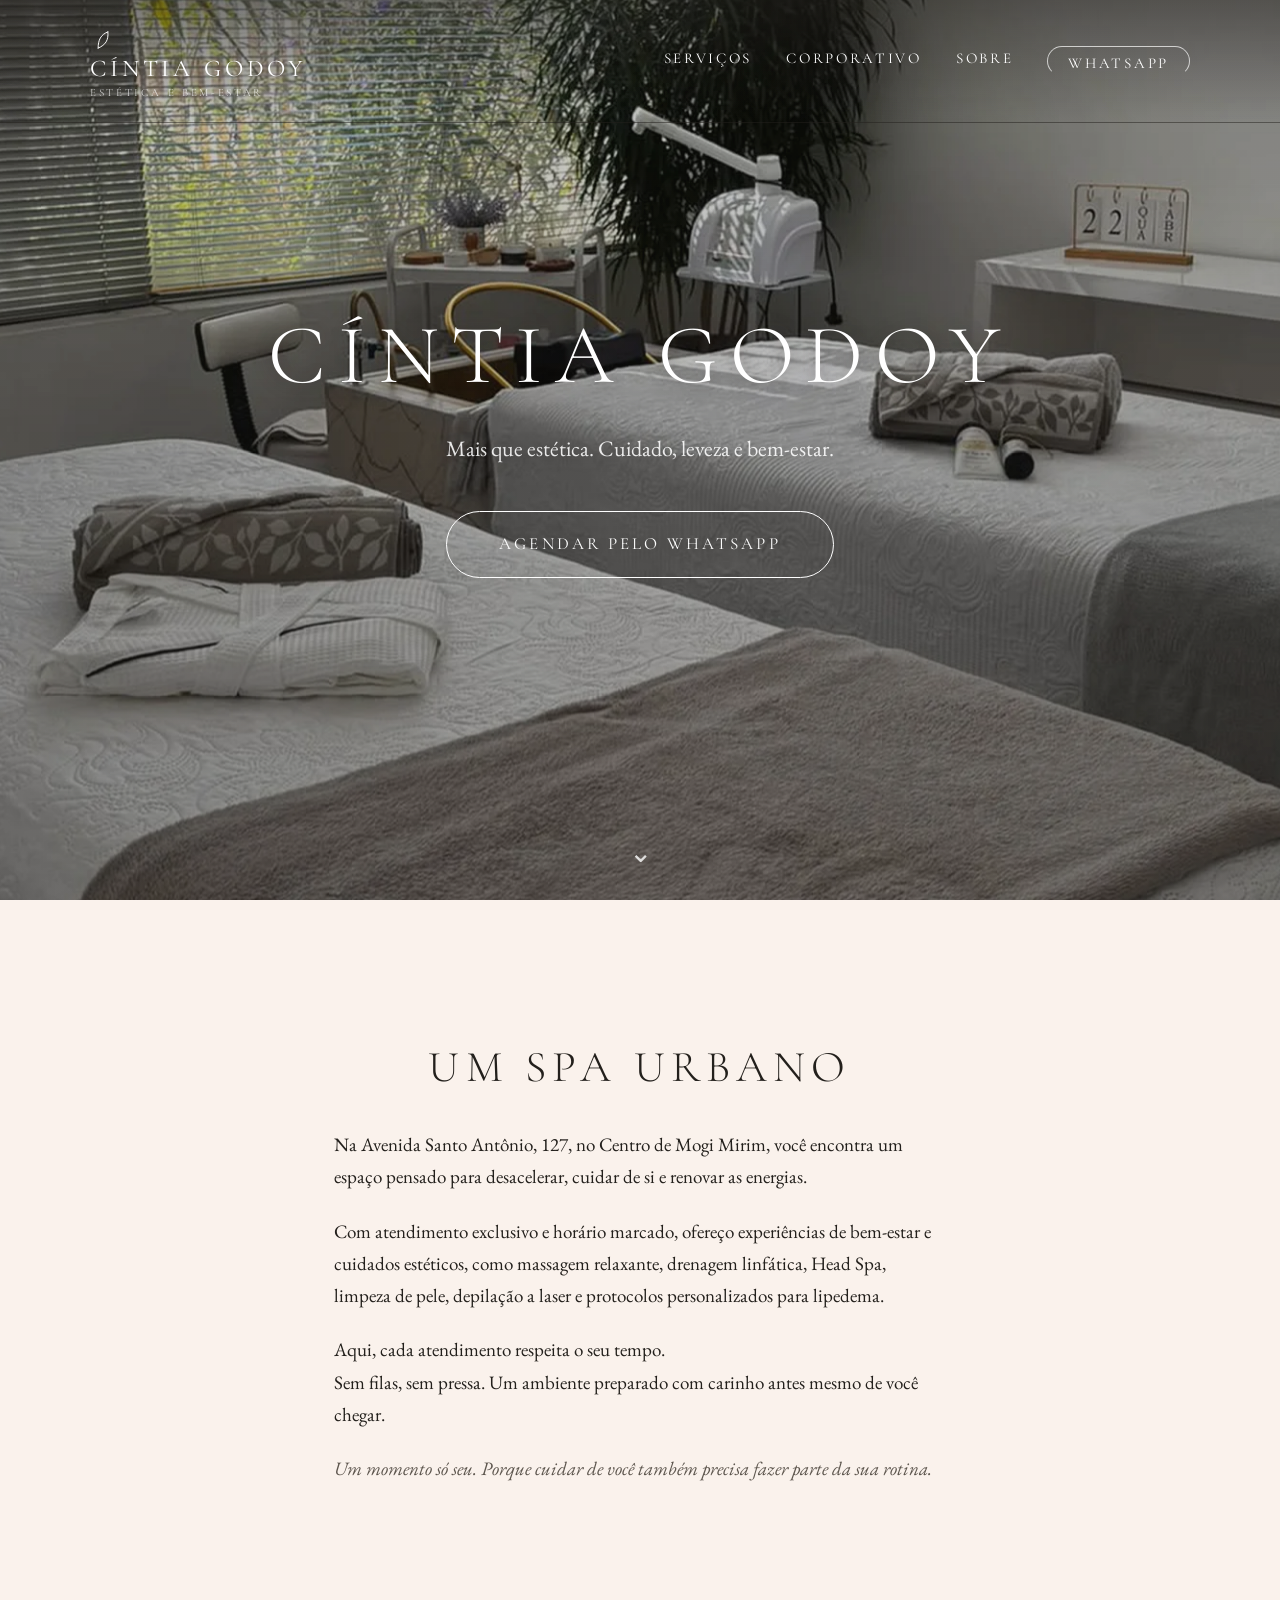
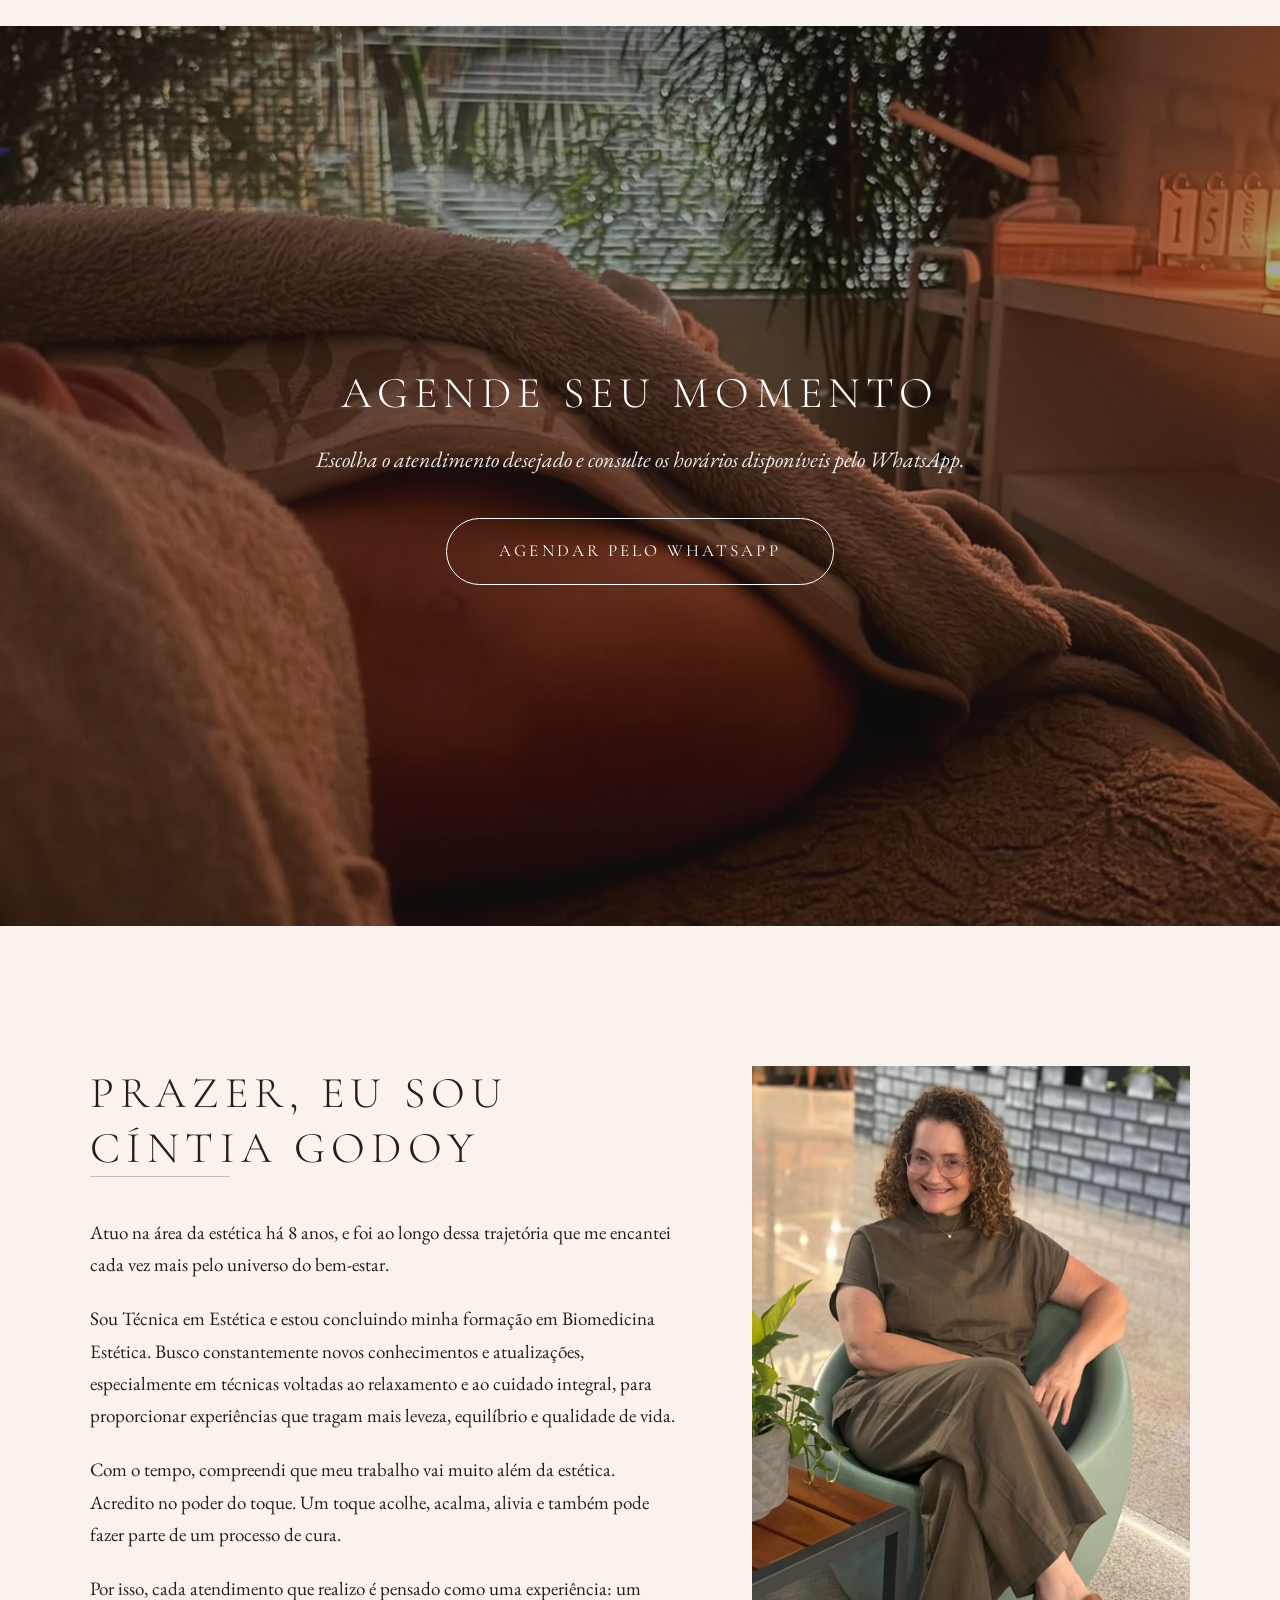
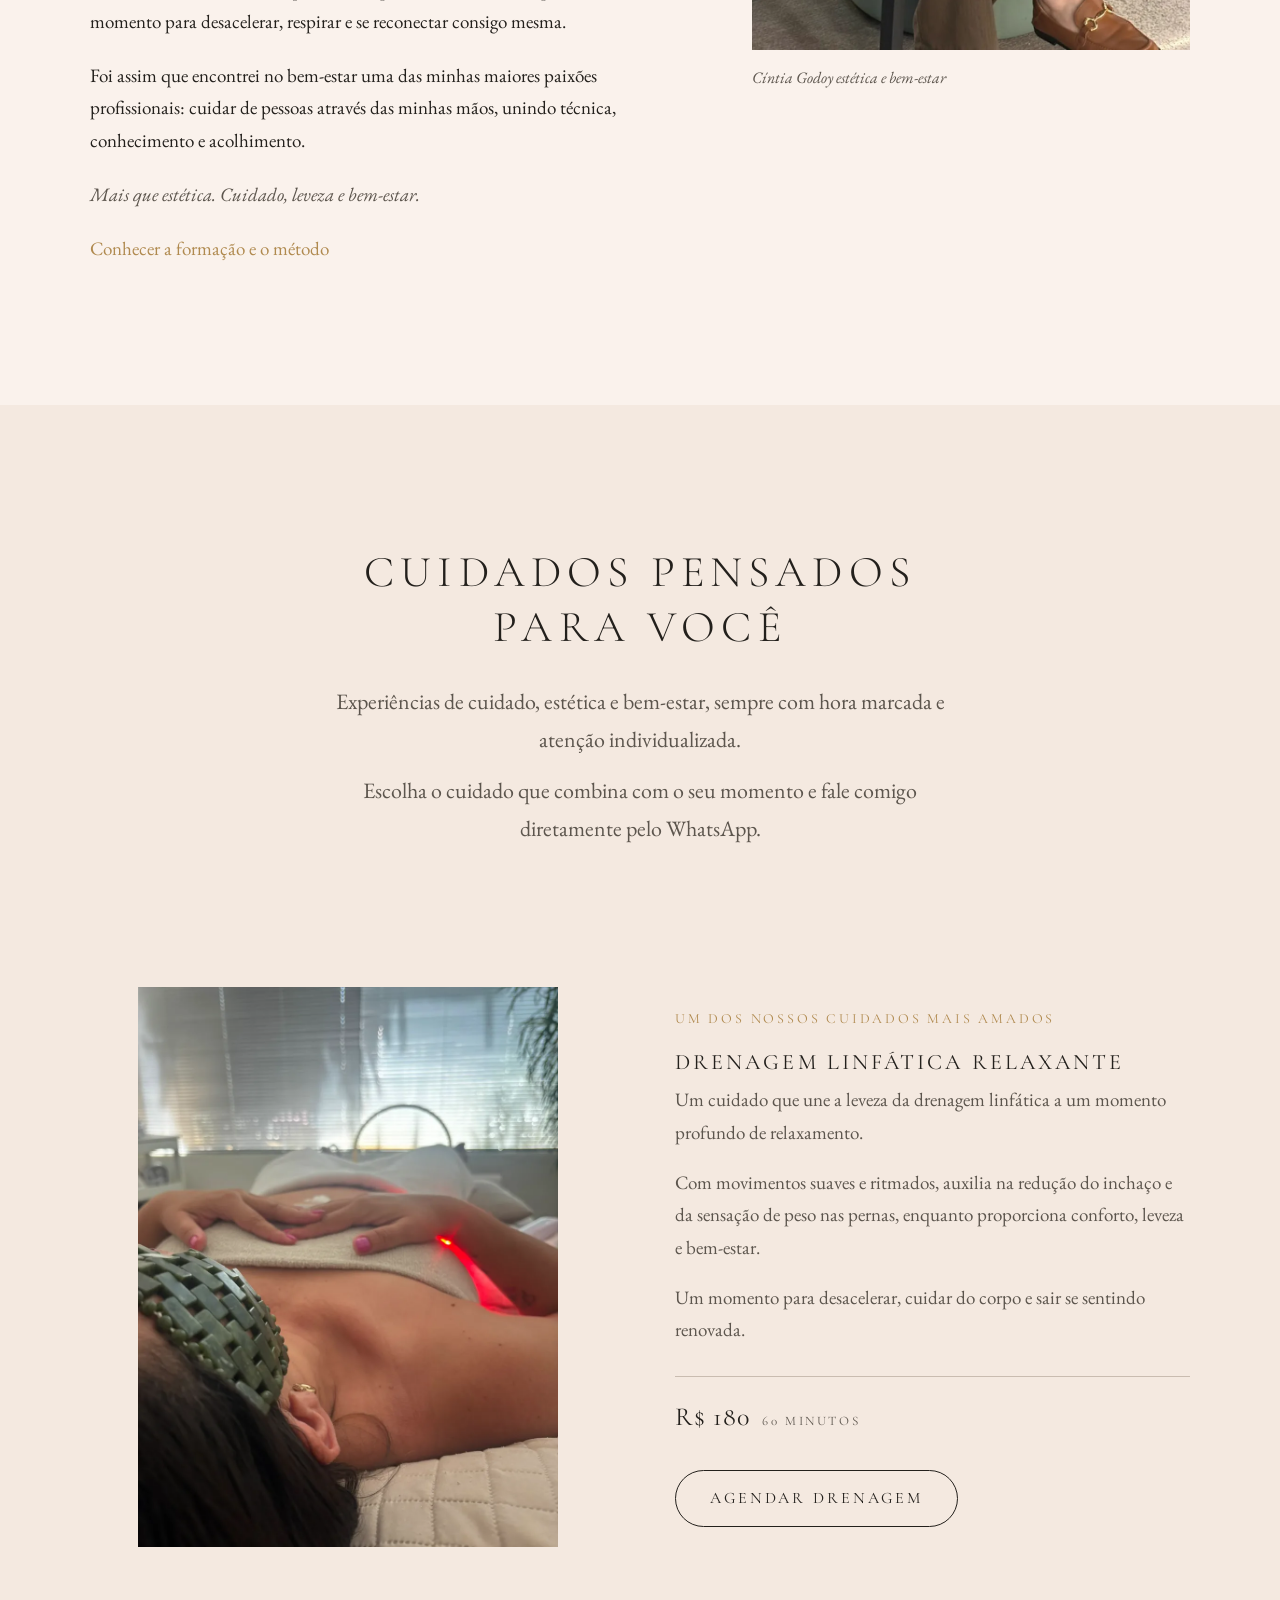
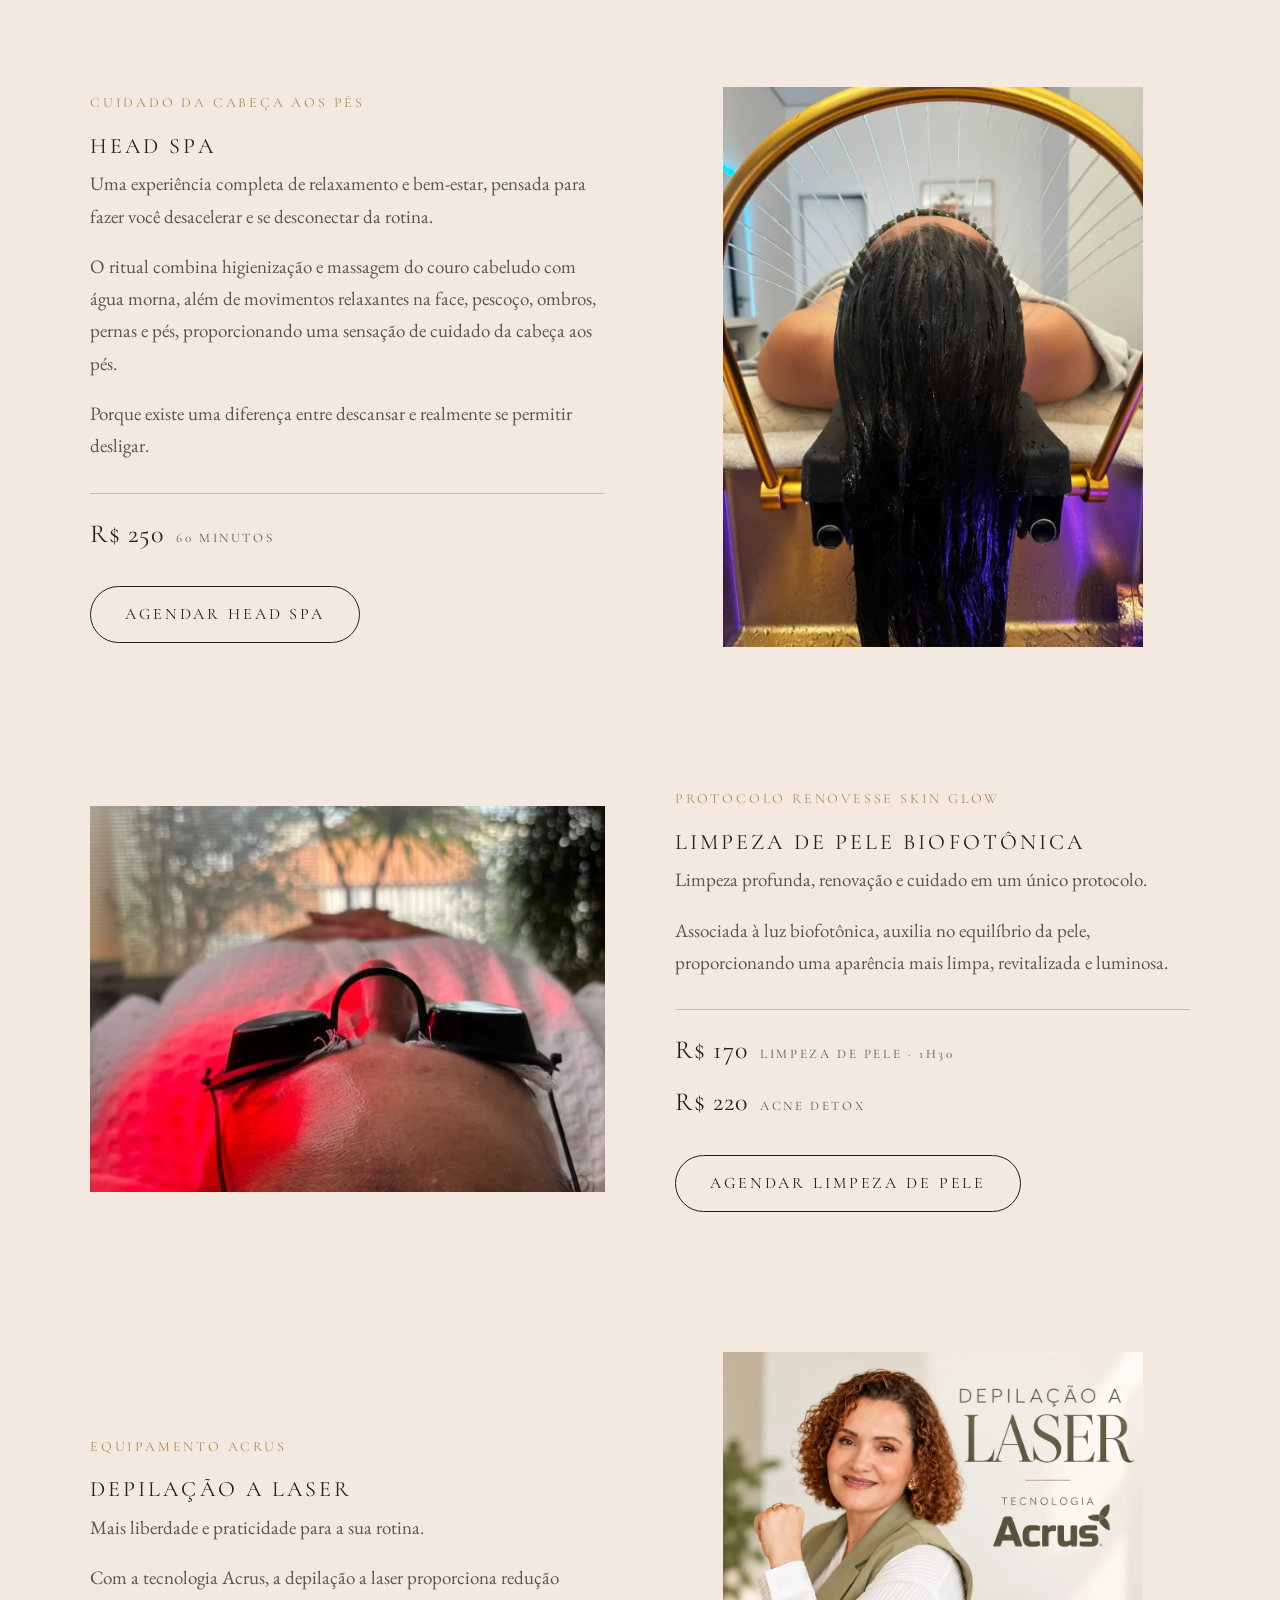
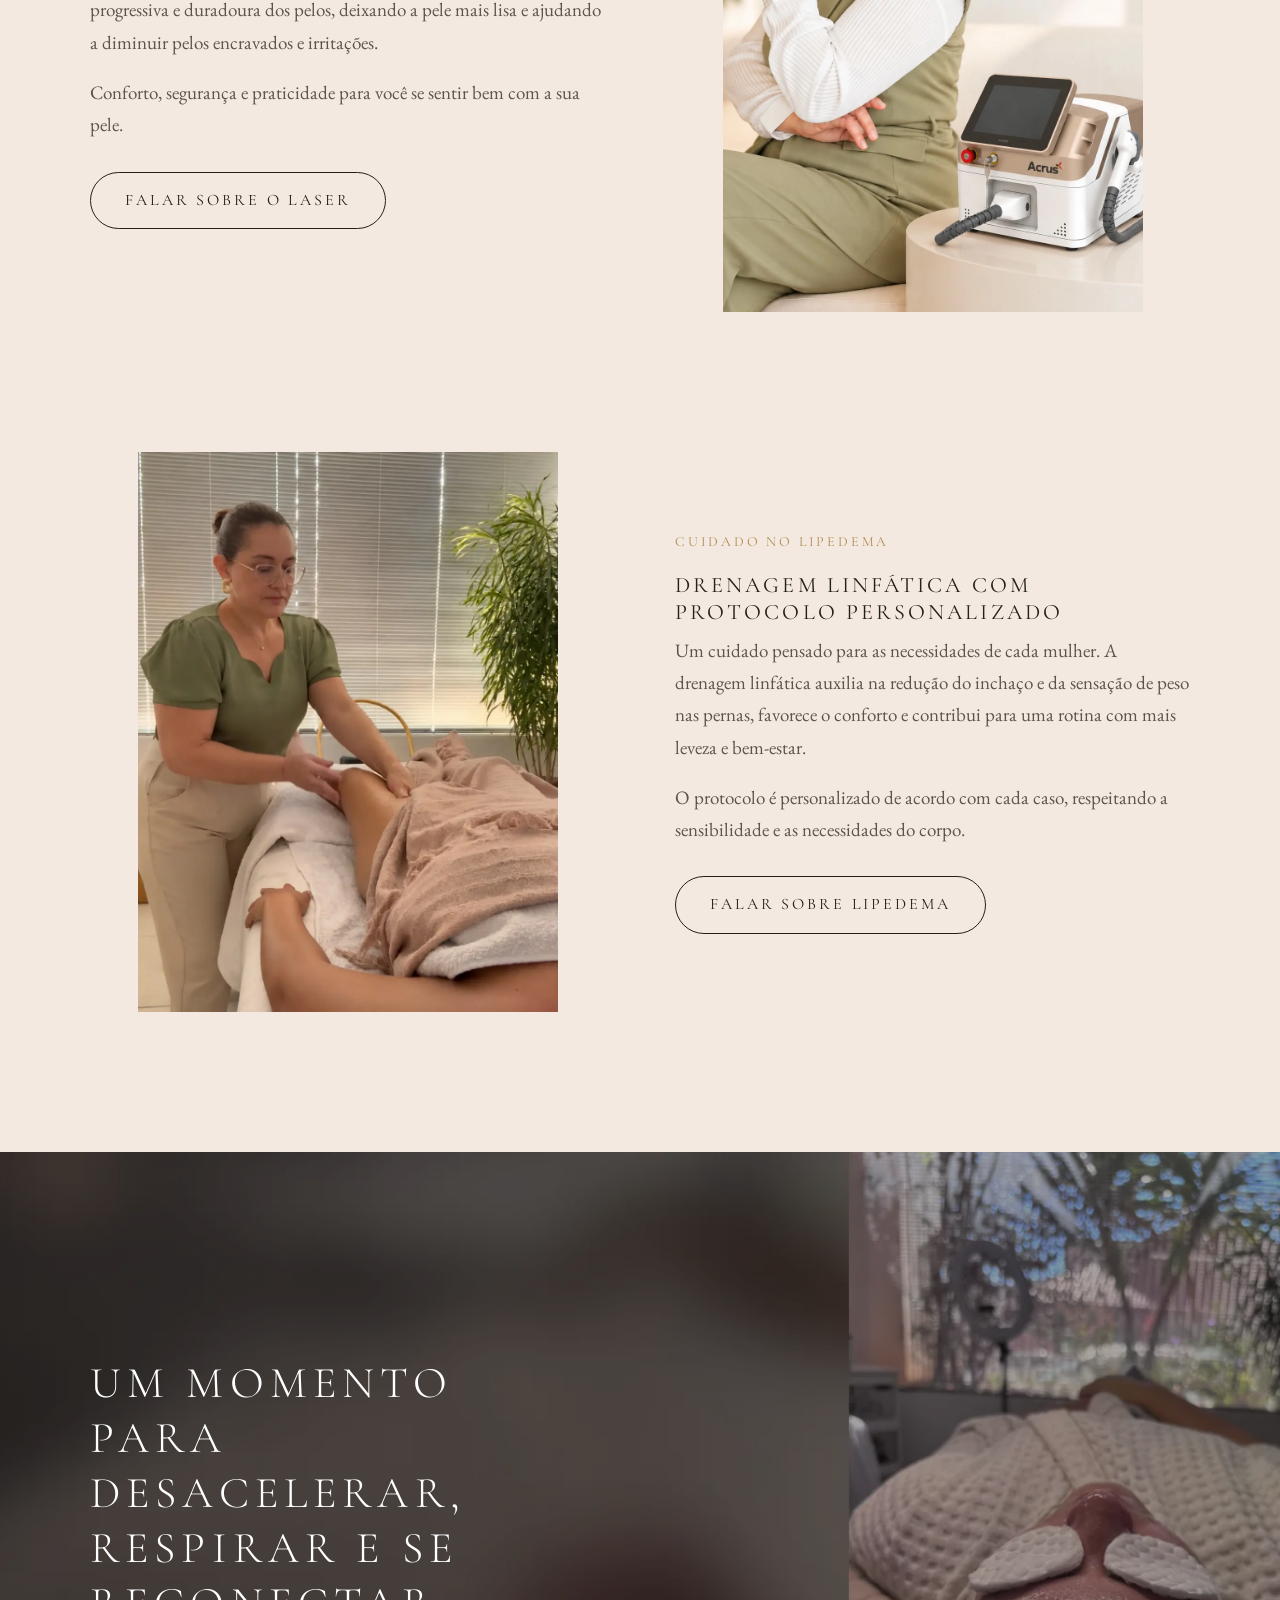
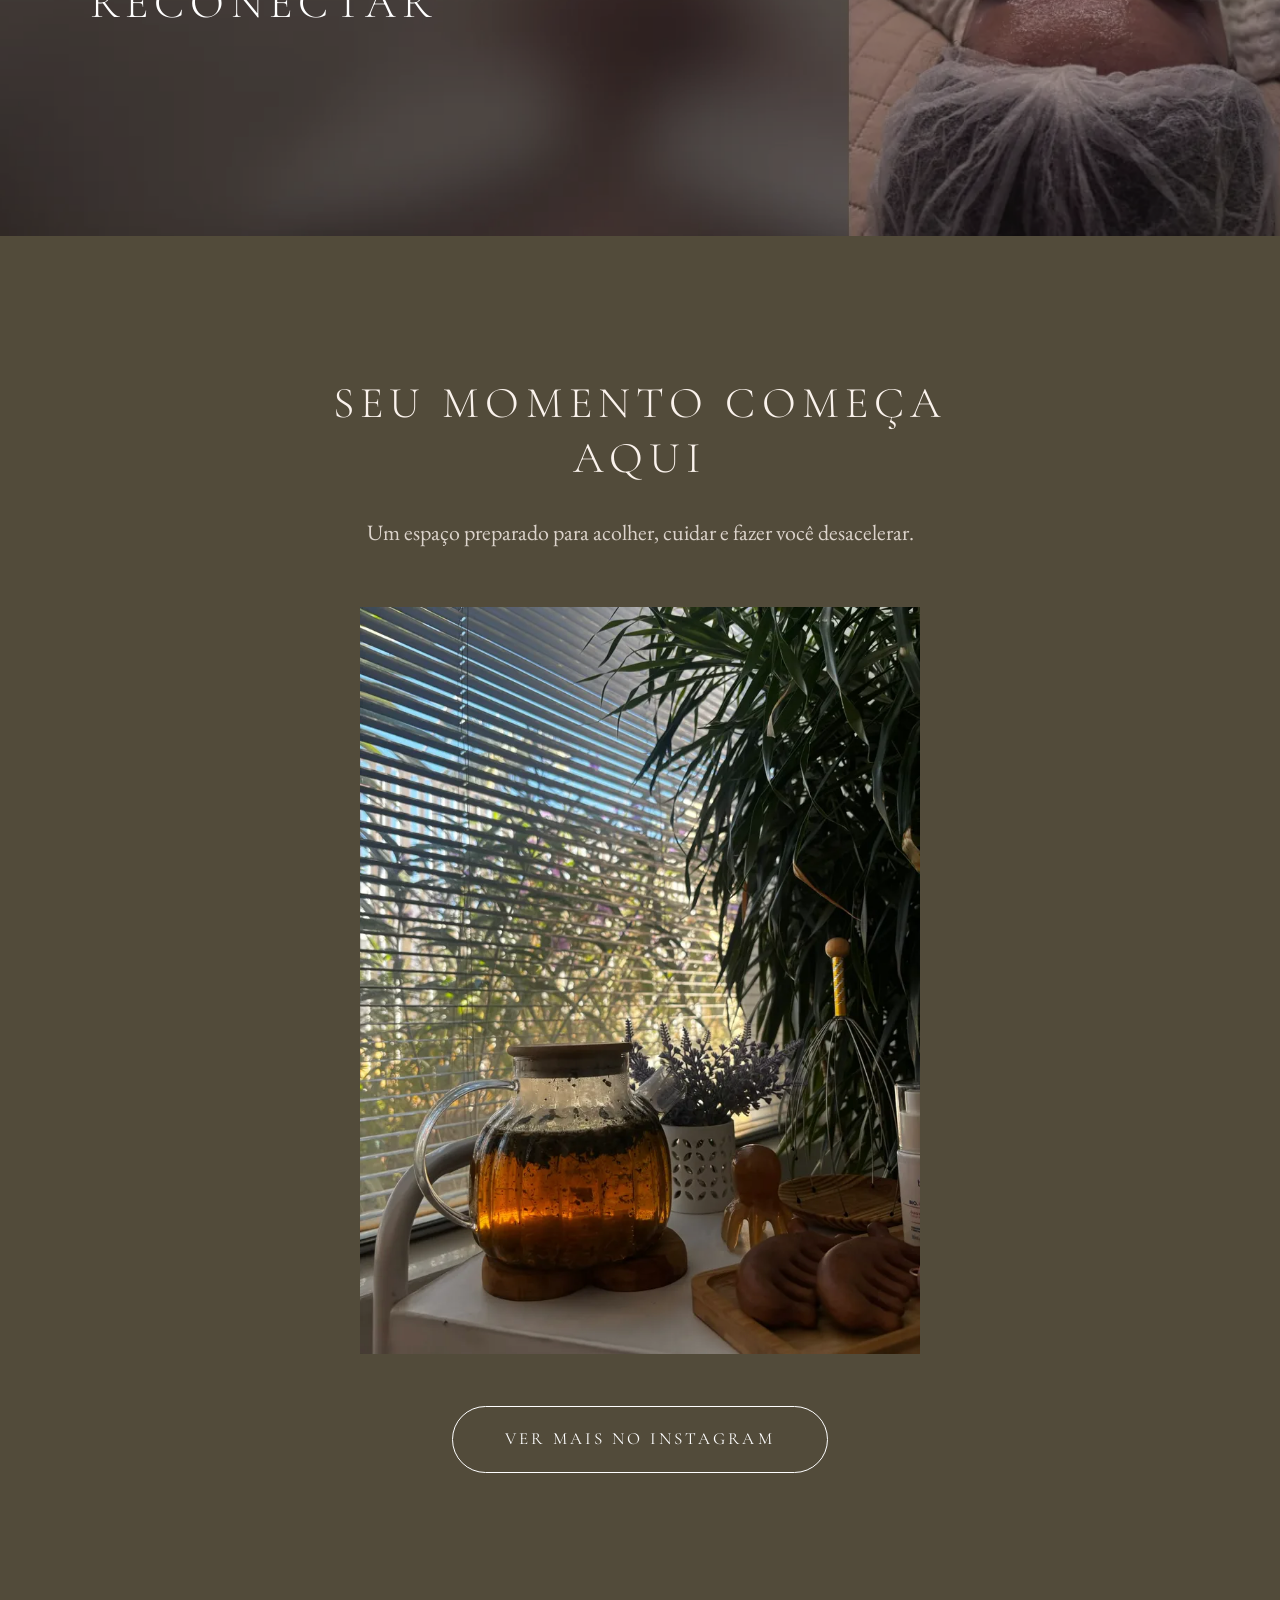
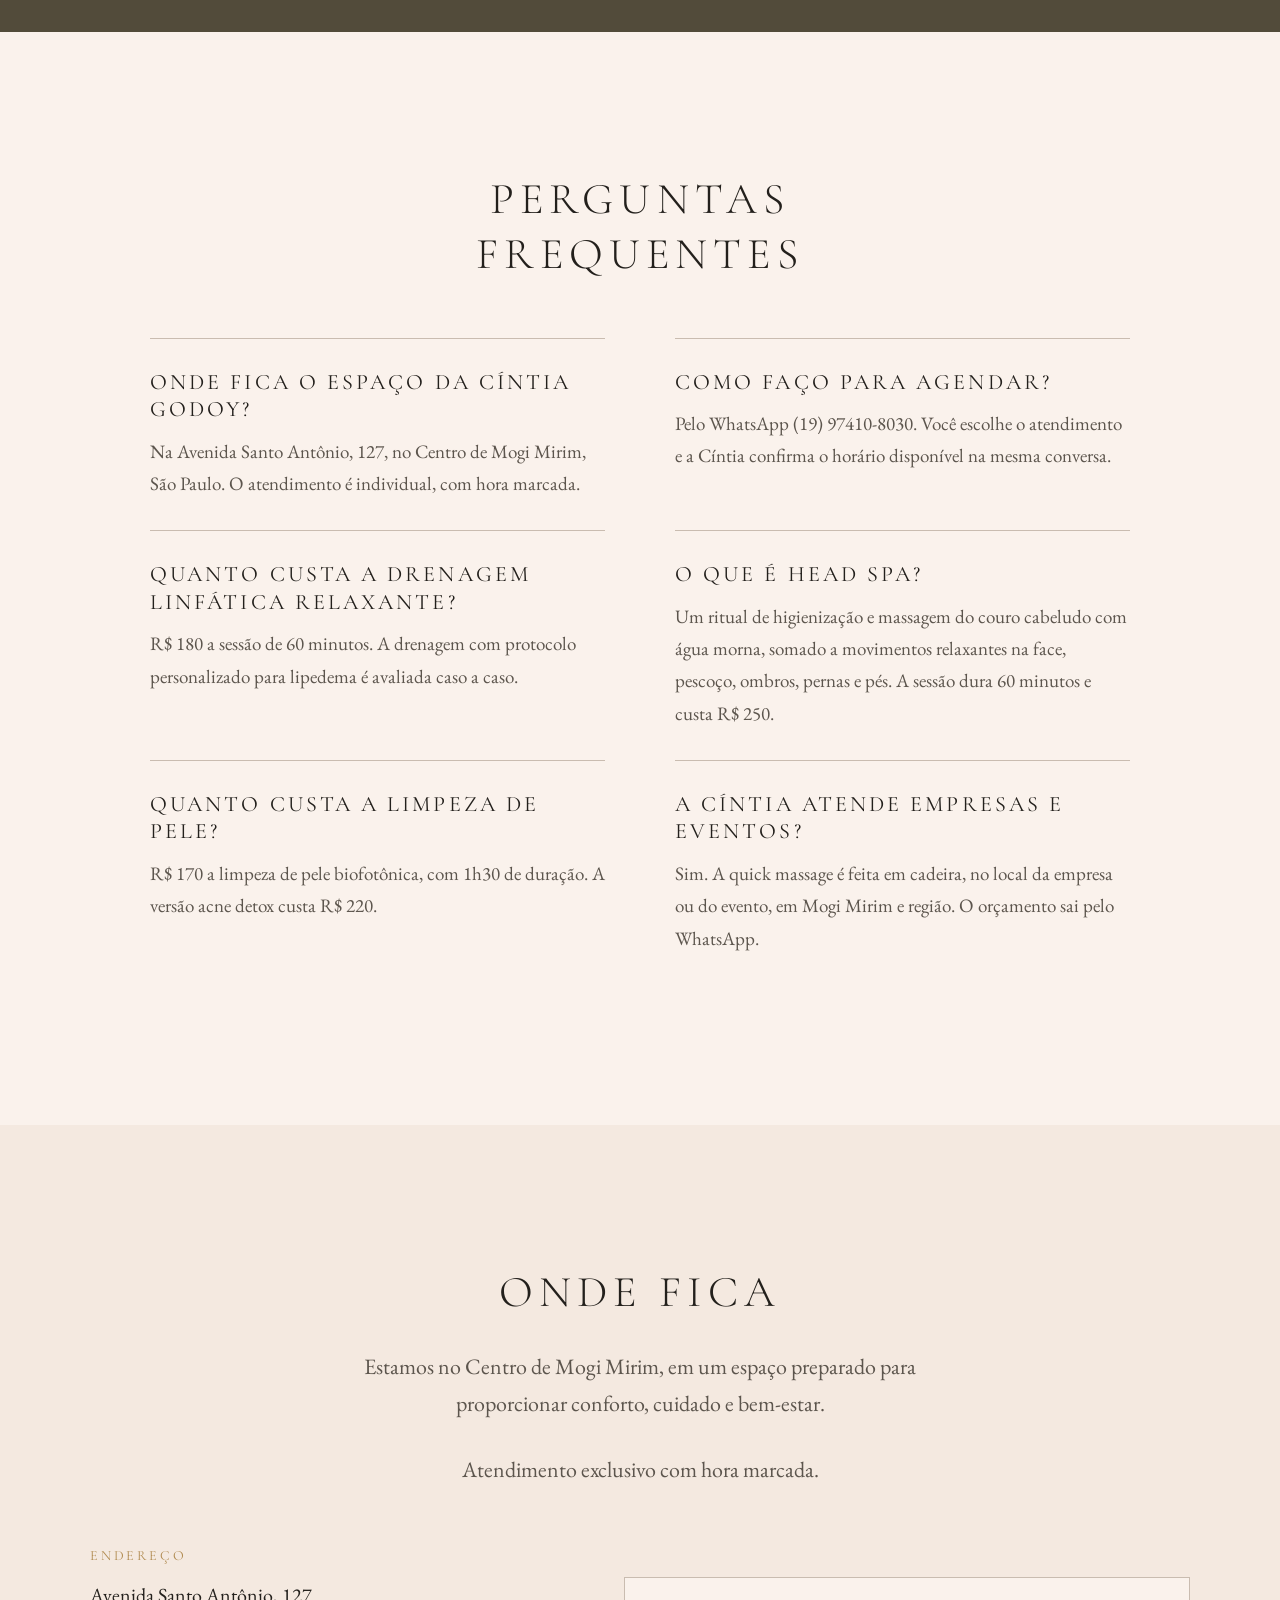
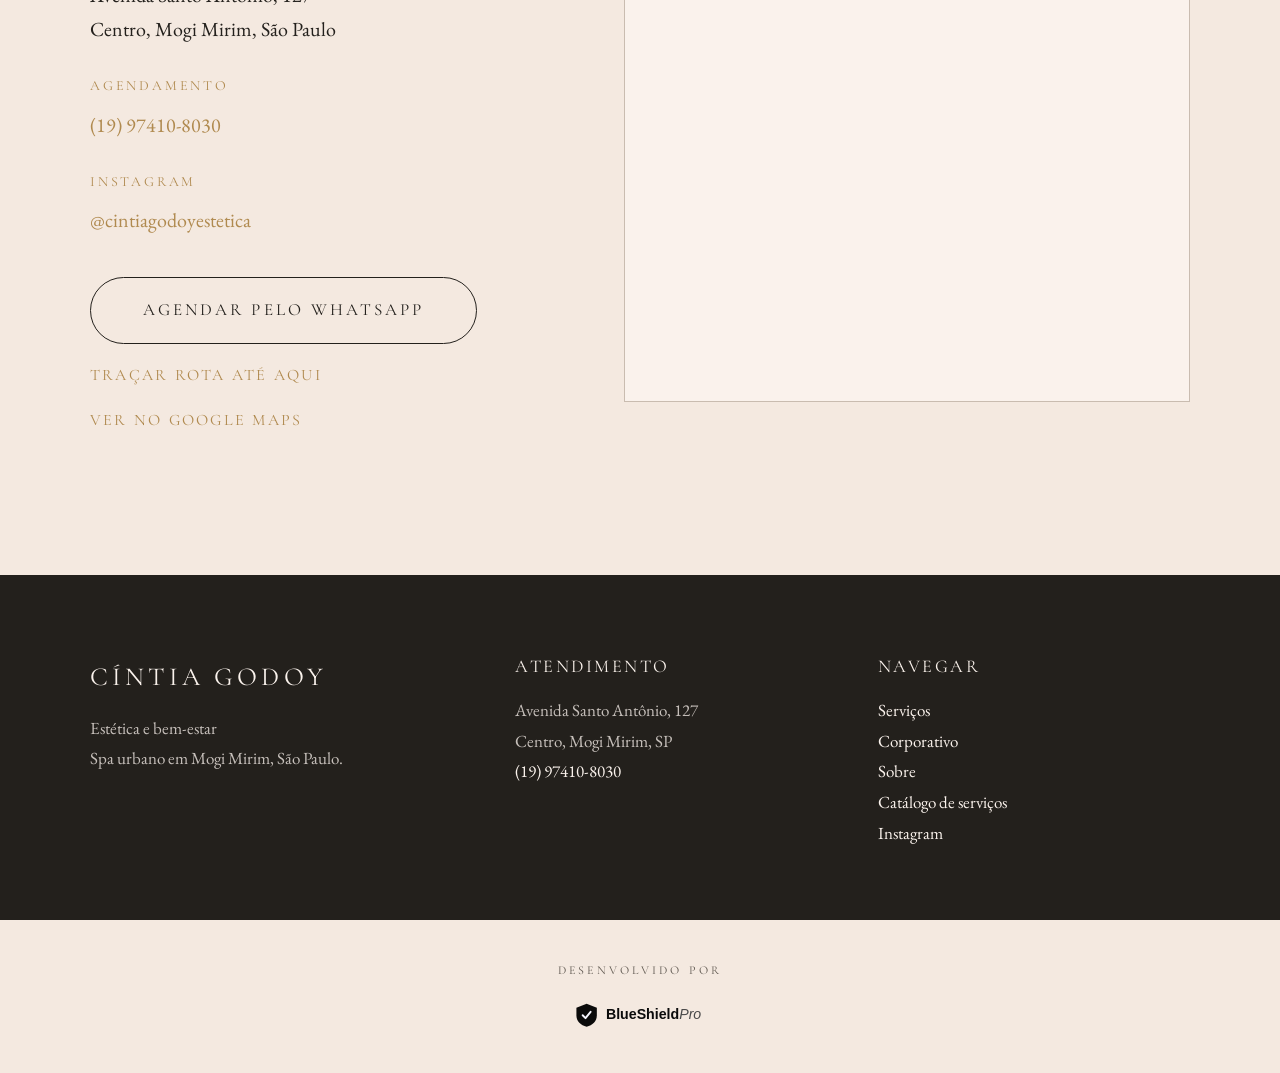
<file: index.html>
<!doctype html>
<html lang="pt-BR">
<head>
<meta charset="utf-8">
<meta name="robots" content="index, follow, max-image-preview:large, max-snippet:-1, max-video-preview:-1">
<meta name="viewport" content="width=device-width,initial-scale=1,viewport-fit=cover">
<title>Cíntia Godoy · Estética e Bem-Estar | Spa urbano em Mogi Mirim</title>
<meta name="description" content="Drenagem linfática relaxante, head spa, limpeza de pele, depilação a laser e cuidado no lipedema em Mogi Mirim. Avenida Santo Antônio, 127, Centro. Agendamento pelo WhatsApp.">
<link rel="canonical" href="https://www.cintiagodoy.com.br/">

<meta property="og:type" content="website">
<meta property="og:locale" content="pt_BR">
<meta property="og:title" content="Cíntia Godoy · Estética e Bem-Estar">
<meta property="og:description" content="Spa urbano em Mogi Mirim. Mais que estética: cuidado, leveza e bem-estar.">
<meta property="og:url" content="https://www.cintiagodoy.com.br/">
<meta property="og:image" content="https://www.cintiagodoy.com.br/assets/img/og.jpg?v=2">
<meta name="twitter:card" content="summary_large_image">
<meta name="theme-color" content="#23201C">

<link rel="preconnect" href="https://fonts.googleapis.com">
<link rel="preconnect" href="https://fonts.gstatic.com" crossorigin>
<link href="https://fonts.googleapis.com/css2?family=Cormorant+Garamond:ital,wght@0,300;0,400;1,300;1,400&family=EB+Garamond:ital,wght@0,400;0,500;1,400&display=swap" rel="stylesheet">
<link rel="icon" href="/favicon.ico" sizes="any">
<link rel="icon" href="/favicon.svg" type="image/svg+xml">
<link rel="icon" href="/icone-48.png" type="image/png" sizes="48x48">
<link rel="icon" href="/icone-192.png" type="image/png" sizes="192x192">
<link rel="apple-touch-icon" href="/apple-touch-icon.png">
<link rel="stylesheet" href="assets/app.css?v=49">
<script>
(function(){var h=document.documentElement;if('IntersectionObserver'in window){h.className+=' js';
setTimeout(function(){if(h.dataset.revealOk!=='1')h.className=h.className.replace(' js','');},2500);}})();
</script>
<script src="assets/app.js?v=48" defer></script>

<script type="application/ld+json">
{
  "@context":"https://schema.org",
  "@type":["HealthAndBeautyBusiness","DaySpa"],
  "@id":"https://www.cintiagodoy.com.br/#negocio",
  "name":"Cíntia Godoy Estética e Bem-Estar",
  "alternateName":["Cíntia Godoy | Estética & Bem estar","Cíntia Godoy Spa Urbano"],
  "description":"Spa urbano em Mogi Mirim: drenagem linfática relaxante, head spa, limpeza de pele biofotônica, depilação a laser, massoterapia e quick massage para empresas.",
  "url":"https://www.cintiagodoy.com.br/",
  "image":[
    "https://www.cintiagodoy.com.br/assets/img/hero.jpg",
    "https://www.cintiagodoy.com.br/assets/img/cintia.jpg",
    "https://www.cintiagodoy.com.br/assets/img/banner3.jpg"
  ],
  "logo":"https://www.cintiagodoy.com.br/icone-512.png",
  "telephone":"+5519974108030",
  "priceRange":"R$ 170 - R$ 250",
  "currenciesAccepted":"BRL",
  "founder":{"@type":"Person","name":"Cíntia Godoy","jobTitle":"Técnica em Estética"},
  "address":{
    "@type":"PostalAddress",
    "streetAddress":"Avenida Santo Antônio, 127",
    "addressLocality":"Mogi Mirim",
    "addressRegion":"SP",
    "postalCode":"13800-000",
    "addressCountry":"BR"
  },
  "geo":{"@type":"GeoCoordinates","latitude":-22.429795,"longitude":-46.957311},
  "hasMap":"https://maps.google.com/?cid=2881714174367100338",
  "areaServed":[
    {"@type":"City","name":"Mogi Mirim"},
    {"@type":"City","name":"Mogi Guaçu"},
    {"@type":"City","name":"Itapira"},
    {"@type":"City","name":"Conchal"}
  ],
  "availableLanguage":"pt-BR",
  "sameAs":[
    "https://www.instagram.com/cintiagodoyestetica/",
    "https://wa.me/5519974108030",
    "https://maps.google.com/?cid=2881714174367100338"
  ],
  "hasOfferCatalog":{
    "@type":"OfferCatalog",
    "name":"Atendimentos",
    "itemListElement":[
      {"@type":"Offer","price":"180","priceCurrency":"BRL",
       "itemOffered":{"@type":"Service","name":"Drenagem linfática relaxante","serviceType":"Drenagem linfática","url":"https://www.cintiagodoy.com.br/servicos.html#drenagem"}},
      {"@type":"Offer","price":"250","priceCurrency":"BRL",
       "itemOffered":{"@type":"Service","name":"Head spa","serviceType":"Head spa","url":"https://www.cintiagodoy.com.br/servicos.html#head-spa"}},
      {"@type":"Offer","price":"170","priceCurrency":"BRL",
       "itemOffered":{"@type":"Service","name":"Limpeza de pele biofotônica","serviceType":"Limpeza de pele","url":"https://www.cintiagodoy.com.br/servicos.html#limpeza-de-pele"}},
      {"@type":"Offer","price":"220","priceCurrency":"BRL",
       "itemOffered":{"@type":"Service","name":"Limpeza de pele acne detox","serviceType":"Limpeza de pele","url":"https://www.cintiagodoy.com.br/servicos.html#limpeza-de-pele"}},
      {"@type":"Offer",
       "itemOffered":{"@type":"Service","name":"Depilação a laser","serviceType":"Depilação a laser","url":"https://www.cintiagodoy.com.br/servicos.html#laser"}},
      {"@type":"Offer",
       "itemOffered":{"@type":"Service","name":"Drenagem linfática com protocolo personalizado para lipedema","serviceType":"Cuidado no lipedema","url":"https://www.cintiagodoy.com.br/servicos.html#lipedema"}},
      {"@type":"Offer",
       "itemOffered":{"@type":"Service","name":"Quick massage para empresas e eventos","serviceType":"Quick massage corporativa","url":"https://www.cintiagodoy.com.br/empresas.html"}}
    ]
  }
}
</script>
<script type="application/ld+json">
{
  "@context":"https://schema.org",
  "@type":"WebSite",
  "@id":"https://www.cintiagodoy.com.br/#site",
  "url":"https://www.cintiagodoy.com.br/",
  "name":"Cíntia Godoy Estética e Bem-Estar",
  "inLanguage":"pt-BR",
  "publisher":{"@id":"https://www.cintiagodoy.com.br/#negocio"}
}
</script>
<script type="application/ld+json">
{
  "@context": "https://schema.org",
  "@type": "FAQPage",
  "mainEntity": [
    {
      "@type": "Question",
      "name": "Onde fica o espaço da Cíntia Godoy?",
      "acceptedAnswer": {
        "@type": "Answer",
        "text": "Na Avenida Santo Antônio, 127, no Centro de Mogi Mirim, São Paulo. O atendimento é individual, com hora marcada."
      }
    },
    {
      "@type": "Question",
      "name": "Como faço para agendar?",
      "acceptedAnswer": {
        "@type": "Answer",
        "text": "Pelo WhatsApp (19) 97410-8030. Você escolhe o atendimento e a Cíntia confirma o horário disponível na mesma conversa."
      }
    },
    {
      "@type": "Question",
      "name": "Quanto custa a drenagem linfática relaxante?",
      "acceptedAnswer": {
        "@type": "Answer",
        "text": "R$ 180 a sessão de 60 minutos. A drenagem com protocolo personalizado para lipedema é avaliada caso a caso."
      }
    },
    {
      "@type": "Question",
      "name": "O que é head spa?",
      "acceptedAnswer": {
        "@type": "Answer",
        "text": "Um ritual de higienização e massagem do couro cabeludo com água morna, somado a movimentos relaxantes na face, pescoço, ombros, pernas e pés. A sessão dura 60 minutos e custa R$ 250."
      }
    },
    {
      "@type": "Question",
      "name": "Quanto custa a limpeza de pele?",
      "acceptedAnswer": {
        "@type": "Answer",
        "text": "R$ 170 a limpeza de pele biofotônica, com 1h30 de duração. A versão acne detox custa R$ 220."
      }
    },
    {
      "@type": "Question",
      "name": "A Cíntia atende empresas e eventos?",
      "acceptedAnswer": {
        "@type": "Answer",
        "text": "Sim. A quick massage é feita em cadeira, no local da empresa ou do evento, em Mogi Mirim e região. O orçamento sai pelo WhatsApp."
      }
    }
  ]
}
</script>
</head>
<body>

<a class="pular" href="#conteudo">Pular para o conteúdo</a>

<header class="topo">
  <div class="barra-topo">
    <a class="marca" href="/">
      <span class="marca-sim" aria-hidden="true"><svg viewBox="0 0 64 64" width="26" height="26"><g fill="none" stroke="currentColor" stroke-width="2.4" stroke-linecap="round"><path d="M20 52c0-20 6-33 24-40"/><path d="M44 12c2 20-5 32-24 40"/></g></svg></span>
      <b>Cíntia Godoy</b>
      <span>Estética e Bem-Estar</span>
    </a>
    <nav class="nav" aria-label="Principal">
      <a href="servicos.html">Serviços</a>
      <a href="empresas.html">Corporativo</a>
      <a class="some-no-mobile" href="sobre.html">Sobre</a>
      <a class="zap" href="https://wa.me/5519974108030?text=Oi%2C%20C%C3%ADntia%21%20Vim%20pelo%20site%20e%20quero%20agendar%20um%20hor%C3%A1rio." aria-label="Agendar pelo WhatsApp">WhatsApp</a>
    </nav>
  </div>
</header>

<main id="conteudo">

  <section class="hero">
    <picture>
      <source media="(max-width:860px)" srcset="assets/img/hero-p.webp?v=26" type="image/webp">
      <source media="(max-width:860px)" srcset="assets/img/hero-p.jpg?v=26">
      <source srcset="assets/img/hero.webp?v=26" type="image/webp">
      <img src="assets/img/hero.jpg?v=26" width="1800" height="1012" fetchpriority="high"
           alt="Sala de atendimento com as macas preparadas, roupões dobrados e a janela aberta">
    </picture>
    <div class="hero-in">
      <h1>Cíntia Godoy</h1>
      <p class="hero-sub">Mais que estética. Cuidado, leveza e bem-estar.</p>
      <p class="hero-cta">
        <a class="pill pill--claro" href="https://wa.me/5519974108030?text=Oi%2C%20C%C3%ADntia%21%20Vim%20pelo%20site%20e%20quero%20agendar%20um%20hor%C3%A1rio.">Agendar pelo WhatsApp</a>
      </p>
    </div>
    <a class="chevron" href="#casa" aria-label="Ver mais">&#8964;</a>
  </section>

  <section class="sec centro" id="casa">
    <div class="wrap reveal">
      <h2>Um spa urbano</h2>
      <div class="prose">
        <p>Na Avenida Santo Antônio, 127, no Centro de Mogi Mirim, você encontra um espaço
        pensado para desacelerar, cuidar de si e renovar as energias.</p>
        <p>Com atendimento exclusivo e horário marcado, ofereço experiências de bem-estar e
        cuidados estéticos, como massagem relaxante, drenagem linfática, Head Spa, limpeza de
        pele, depilação a laser e protocolos personalizados para lipedema.</p>
        <p>Aqui, cada atendimento respeita o seu tempo.<br>
        Sem filas, sem pressa. Um ambiente preparado com carinho antes mesmo de você chegar.</p>
        <p class="assinatura">Um momento só seu. Porque cuidar de você também precisa fazer
        parte da sua rotina.</p>
      </div>
    </div>
  </section>

  <section class="banner">
    <picture>
      <source media="(max-width:860px)" srcset="assets/img/banner3-p.webp?v=33" type="image/webp">
      <source media="(max-width:860px)" srcset="assets/img/banner3-p.jpg?v=33">
      <source srcset="assets/img/banner3.webp?v=33" type="image/webp">
      <img src="assets/img/banner3.jpg?v=33" width="1600" height="1067" loading="lazy"
           alt="Cliente deitada na maca, coberta por toalhas, com a janela e as plantas ao fundo">
    </picture>
    <div class="banner-in">
      <h2>Agende seu momento</h2>
      <p>Escolha o atendimento desejado e consulte os horários disponíveis pelo WhatsApp.</p>
      <a class="pill pill--claro" href="https://wa.me/5519974108030?text=Oi%2C%20C%C3%ADntia%21%20Vim%20pelo%20site%20e%20quero%20agendar%20um%20hor%C3%A1rio.">Agendar pelo WhatsApp</a>
    </div>
  </section>

  <section class="sec" id="quem-sou">
    <div class="wrap dupla reveal">
      <div>
        <h2>Prazer, eu sou Cíntia Godoy</h2>
        <hr class="regua" style="margin-left:0">
        <div class="prose">
          <p>Atuo na área da estética há 8 anos, e foi ao longo dessa trajetória que me
          encantei cada vez mais pelo universo do bem-estar.</p>
          <p>Sou Técnica em Estética e estou concluindo minha formação em Biomedicina
          Estética. Busco constantemente novos conhecimentos e atualizações, especialmente
          em técnicas voltadas ao relaxamento e ao cuidado integral, para proporcionar
          experiências que tragam mais leveza, equilíbrio e qualidade de vida.</p>
          <p>Com o tempo, compreendi que meu trabalho vai muito além da estética. Acredito
          no poder do toque. Um toque acolhe, acalma, alivia e também pode fazer parte de um
          processo de cura.</p>
          <p>Por isso, cada atendimento que realizo é pensado como uma experiência: um
          momento para desacelerar, respirar e se reconectar consigo mesma.</p>
          <p>Foi assim que encontrei no bem-estar uma das minhas maiores paixões
          profissionais: cuidar de pessoas através das minhas mãos, unindo técnica,
          conhecimento e acolhimento.</p>
          <p class="assinatura">Mais que estética. Cuidado, leveza e bem-estar.</p>
          <p><a class="link" href="sobre.html">Conhecer a formação e o método</a></p>
        </div>
      </div>
      <figure>
        <picture>
          <source srcset="assets/img/cintia.webp?v=31" type="image/webp">
          <img src="assets/img/cintia.jpg?v=31" width="1000" height="1334" loading="lazy"
               alt="Cíntia Godoy sentada em uma poltrona, sorrindo">
        </picture>
        <figcaption>Cíntia Godoy estética e bem-estar</figcaption>
      </figure>
    </div>
  </section>

  <section class="sec sec--alt" id="servicos">
    <div class="wrap">
      <div class="centro reveal" style="margin-bottom:var(--gap-sec)">
        <h2>Cuidados pensados para você</h2>
        <p class="lead">Experiências de cuidado, estética e bem-estar, sempre com hora marcada
        e atenção individualizada.</p>
        <p class="lead" style="margin-top:14px">Escolha o cuidado que combina com o seu momento
        e fale comigo diretamente pelo WhatsApp.</p>
      </div>

      <article class="servico reveal">
        <div class="servico-foto servico-foto--alta">
          <picture>
            <source srcset="assets/img/serv-drenagem.webp?v=30" type="image/webp">
            <img src="assets/img/serv-drenagem.jpg?v=30" width="900" height="1200" loading="lazy"
                 alt="Atendimento de drenagem, com as mãos sobre o colo e a luz do laser">
          </picture>
        </div>
        <div class="servico-txt">
          <span class="tag">Um dos nossos cuidados mais amados</span>
          <h3>Drenagem linfática relaxante</h3>
          <p>Um cuidado que une a leveza da drenagem linfática a um momento profundo de
          relaxamento.</p>
          <p>Com movimentos suaves e ritmados, auxilia na redução do inchaço e da sensação
          de peso nas pernas, enquanto proporciona conforto, leveza e bem-estar.</p>
          <p>Um momento para desacelerar, cuidar do corpo e sair se sentindo renovada.</p>
        <div class="valor">
          <p class="linha"><b>R$ 180</b> <span>60 minutos</span></p>
        </div>
          <a class="pill pill--mini" href="https://wa.me/5519974108030?text=Oi%2C%20C%C3%ADntia%21%20Vim%20pelo%20site.%20Quero%20agendar%20uma%20drenagem%20linf%C3%A1tica%20relaxante.">Agendar drenagem</a>
        </div>
      </article>

      <article class="servico servico--inverso reveal">
        <div class="servico-foto servico-foto--alta">
          <picture>
            <source srcset="assets/img/serv-headspa.webp?v=26" type="image/webp">
            <img src="assets/img/serv-headspa.jpg?v=26" width="900" height="1200" loading="lazy"
                 alt="Cascata de água morna sobre o cabelo, na cuba dourada do head spa">
          </picture>
        </div>
        <div class="servico-txt">
          <span class="tag">Cuidado da cabeça aos pés</span>
          <h3>Head spa</h3>
          <p>Uma experiência completa de relaxamento e bem-estar, pensada para fazer você
          desacelerar e se desconectar da rotina.</p>
          <p>O ritual combina higienização e massagem do couro cabeludo com água morna, além
          de movimentos relaxantes na face, pescoço, ombros, pernas e pés, proporcionando uma
          sensação de cuidado da cabeça aos pés.</p>
          <p>Porque existe uma diferença entre descansar e realmente se permitir desligar.</p>
        <div class="valor">
          <p class="linha"><b>R$ 250</b> <span>60 minutos</span></p>
        </div>
          <a class="pill pill--mini" href="https://wa.me/5519974108030?text=Oi%2C%20C%C3%ADntia%21%20Vim%20pelo%20site.%20Quero%20agendar%20um%20Head%20Spa.">Agendar head spa</a>
        </div>
      </article>

      <article class="servico reveal">
        <div class="servico-foto servico-foto--larga">
          <picture>
            <source srcset="assets/img/serv-pele.webp?v=23" type="image/webp">
            <img src="assets/img/serv-pele.jpg?v=23" width="1200" height="900" loading="lazy"
                 alt="Atendimento com luz vermelha e óculos de proteção">
          </picture>
        </div>
        <div class="servico-txt">
          <span class="tag">Protocolo RenoveSSe Skin Glow</span>
          <h3>Limpeza de pele biofotônica</h3>
          <p>Limpeza profunda, renovação e cuidado em um único protocolo.</p>
          <p>Associada à luz biofotônica, auxilia no equilíbrio da pele, proporcionando uma
          aparência mais limpa, revitalizada e luminosa.</p>
        <div class="valor">
          <p class="linha"><b>R$ 170</b> <span>limpeza de pele · 1h30</span></p>
          <p class="linha"><b>R$ 220</b> <span>acne detox</span></p>
        </div>
          <a class="pill pill--mini" href="https://wa.me/5519974108030?text=Oi%2C%20C%C3%ADntia%21%20Vim%20pelo%20site.%20Quero%20agendar%20a%20limpeza%20de%20pele%20RenoveSSe%20Skin%20Glow.">Agendar limpeza de pele</a>
        </div>
      </article>

      <article class="servico servico--inverso reveal">
        <div class="servico-foto servico-foto--alta servico-foto--arte">
          <picture>
            <source srcset="assets/img/serv-laser.webp?v=33" type="image/webp">
            <img src="assets/img/serv-laser.jpg?v=33" width="1024" height="1364" loading="lazy"
                 alt="Cíntia Godoy sentada ao lado do equipamento de depilação a laser Acrus">
          </picture>
        </div>
        <div class="servico-txt">
          <span class="tag">Equipamento Acrus</span>
          <h3>Depilação a Laser</h3>
          <p>Mais liberdade e praticidade para a sua rotina.</p>
          <p>Com a tecnologia Acrus, a depilação a laser proporciona redução progressiva e
          duradoura dos pelos, deixando a pele mais lisa e ajudando a diminuir pelos encravados
          e irritações.</p>
          <p>Conforto, segurança e praticidade para você se sentir bem com a sua pele.</p>
          <a class="pill pill--mini" href="https://wa.me/5519974108030?text=Oi%2C%20C%C3%ADntia%21%20Vim%20pelo%20site.%20Quero%20saber%20sobre%20a%20depila%C3%A7%C3%A3o%20a%20laser%20e%20o%20pr%C3%B3ximo%20Laser%20Day.">Falar sobre o laser</a>
        </div>
      </article>

      <article class="servico reveal">
        <div class="servico-foto servico-foto--alta">
          <picture>
            <source srcset="assets/img/serv-lipedema.webp?v=35" type="image/webp">
            <img src="assets/img/serv-lipedema.jpg?v=35" width="900" height="1200" loading="lazy"
                 alt="Cíntia Godoy fazendo drenagem linfática na perna de uma cliente deitada na maca">
          </picture>
        </div>
        <div class="servico-txt">
          <span class="tag">Cuidado no lipedema</span>
          <h3>Drenagem linfática com protocolo personalizado</h3>
          <p>Um cuidado pensado para as necessidades de cada mulher. A drenagem linfática
          auxilia na redução do inchaço e da sensação de peso nas pernas, favorece o conforto e
          contribui para uma rotina com mais leveza e bem-estar.</p>
          <p>O protocolo é personalizado de acordo com cada caso, respeitando a sensibilidade
          e as necessidades do corpo.</p>
          <a class="pill pill--mini" href="https://wa.me/5519974108030?text=Oi%2C%20C%C3%ADntia%21%20Vim%20pelo%20site.%20Quero%20saber%20sobre%20massoterapia%20e%20o%20cuidado%20no%20lipedema.">Falar sobre lipedema</a>
        </div>
      </article>
    </div>
  </section>

  <section class="banner banner--curto banner--lado">
    <picture>
      <source media="(max-width:860px)" srcset="assets/img/banner4-p.webp?v=37" type="image/webp">
      <source media="(max-width:860px)" srcset="assets/img/banner4-p.jpg?v=37">
      <source srcset="assets/img/banner4.webp?v=37" type="image/webp">
      <img src="assets/img/banner4.jpg?v=37" width="1540" height="730" loading="lazy"
           alt="Cliente em limpeza de pele, com algodões sobre os olhos e a janela ao fundo">
    </picture>
    <div class="banner-in">
      <h2>Um momento para desacelerar, respirar e se reconectar</h2>
    </div>
  </section>

  <section class="sec sec--olive" id="espaco">
    <div class="wrap">
      <div class="centro reveal" style="margin-bottom:56px">
        <h2>Seu momento começa aqui</h2>
        <p class="lead lead--claro">Um espaço preparado para acolher, cuidar e fazer você
        desacelerar.</p>
      </div>
      <div class="galeria galeria--una reveal">
        <figure class="gal gal--g">
          <picture><source srcset="assets/img/amb-cha.webp?v=20" type="image/webp">
            <img src="assets/img/amb-cha.jpg?v=20" width="800" height="1067" loading="lazy"
                 alt="Bule de chá na janela, ao lado de lavanda e de um massageador de cabeça"></picture>
        </figure>
      </div>
      <p class="centro" style="margin-top:52px">
        <a class="pill pill--claro" href="https://www.instagram.com/cintiagodoyestetica/" target="_blank" rel="noopener">Ver mais no Instagram</a>
      </p>
    </div>
  </section>

  <section class="sec" id="duvidas">
    <div class="wrap">
      <div class="centro reveal" style="margin-bottom:56px">
        <h2>Perguntas frequentes</h2>
      </div>
      <div class="faq reveal">
        <div class="faq-item">
          <h3>Onde fica o espaço da Cíntia Godoy?</h3>
          <p>Na Avenida Santo Antônio, 127, no Centro de Mogi Mirim, São Paulo. O atendimento é
          individual, com hora marcada.</p>
        </div>
        <div class="faq-item">
          <h3>Como faço para agendar?</h3>
          <p>Pelo WhatsApp (19) 97410-8030. Você escolhe o atendimento e a Cíntia confirma o
          horário disponível na mesma conversa.</p>
        </div>
        <div class="faq-item">
          <h3>Quanto custa a drenagem linfática relaxante?</h3>
          <p>R$ 180 a sessão de 60 minutos. A drenagem com protocolo personalizado para lipedema
          é avaliada caso a caso.</p>
        </div>
        <div class="faq-item">
          <h3>O que é head spa?</h3>
          <p>Um ritual de higienização e massagem do couro cabeludo com água morna, somado a
          movimentos relaxantes na face, pescoço, ombros, pernas e pés. A sessão dura 60 minutos
          e custa R$ 250.</p>
        </div>
        <div class="faq-item">
          <h3>Quanto custa a limpeza de pele?</h3>
          <p>R$ 170 a limpeza de pele biofotônica, com 1h30 de duração. A versão acne detox
          custa R$ 220.</p>
        </div>
        <div class="faq-item">
          <h3>A Cíntia atende empresas e eventos?</h3>
          <p>Sim. A quick massage é feita em cadeira, no local da empresa ou do evento, em
          Mogi Mirim e região. O orçamento sai pelo WhatsApp.</p>
        </div>
      </div>
    </div>
  </section>

  <section class="sec sec--alt" id="onde">
    <div class="wrap">
      <div class="centro reveal" style="margin-bottom:56px">
        <h2>Onde fica</h2>
        <p class="lead">Estamos no Centro de Mogi Mirim, em um espaço preparado para
        proporcionar conforto, cuidado e bem-estar.</p>
        <p class="lead">Atendimento exclusivo com hora marcada.</p>
      </div>
      <div class="local reveal">
        <div>
          <address>
            <span class="rotulo">Endereço</span>
            Avenida Santo Antônio, 127<br>
            Centro, Mogi Mirim, São Paulo
          </address>
          <address style="margin-top:28px">
            <span class="rotulo">Agendamento</span>
            <a class="link" href="https://wa.me/5519974108030?text=Oi%2C%20C%C3%ADntia%21%20Vim%20pelo%20site%20e%20quero%20agendar%20um%20hor%C3%A1rio.">(19) 97410-8030</a>
          </address>
          <address style="margin-top:28px">
            <span class="rotulo">Instagram</span>
            <a class="link" href="https://www.instagram.com/cintiagodoyestetica/" target="_blank" rel="noopener">@cintiagodoyestetica</a>
          </address>
          <div class="local-acoes">
            <a class="pill" href="https://wa.me/5519974108030?text=Oi%2C%20C%C3%ADntia%21%20Vim%20pelo%20site%20e%20quero%20agendar%20um%20hor%C3%A1rio.">Agendar pelo WhatsApp</a>
            <a class="link link--rota" href="https://www.google.com/maps/dir/?api=1&amp;destination=-22.429795%2C-46.957311" target="_blank" rel="noopener">Traçar rota até aqui</a>
            <a class="link link--rota" href="https://maps.google.com/?cid=2881714174367100338" target="_blank" rel="noopener">Ver no Google Maps</a>
          </div>
        </div>
        <div class="mapa">
          <iframe title="Mapa de Cíntia Godoy Estética e Bem-Estar, Avenida Santo Antônio, 127, Centro, Mogi Mirim"
                  src="https://maps.google.com/maps?cid=2881714174367100338&amp;output=embed"
                  loading="lazy" referrerpolicy="no-referrer-when-downgrade"></iframe>
        </div>
      </div>
    </div>
  </section>

</main>

<footer class="rodape">
  <div class="wrap rodape-grade">
    <div>
      <span class="marca-pe">Cíntia Godoy</span>
      <p>Estética e bem-estar<br>Spa urbano em Mogi Mirim, São Paulo.</p>
    </div>
    <div>
      <h3>Atendimento</h3>
      <ul>
        <li>Avenida Santo Antônio, 127</li>
        <li>Centro, Mogi Mirim, SP</li>
        <li><a href="https://wa.me/5519974108030?text=Oi%2C%20C%C3%ADntia%21%20Vim%20pelo%20site%20e%20quero%20agendar%20um%20hor%C3%A1rio.">(19) 97410-8030</a></li>
      </ul>
    </div>
    <div>
      <h3>Navegar</h3>
      <ul>
        <li><a href="servicos.html">Serviços</a></li>
        <li><a href="empresas.html">Corporativo</a></li>
        <li><a href="sobre.html">Sobre</a></li>
        <li><a href="catalogo.html">Catálogo de serviços</a></li>
        <li><a href="https://www.instagram.com/cintiagodoyestetica/" target="_blank" rel="noopener">Instagram</a></li>
      </ul>
    </div>
  </div>
</footer>

<div class="assina">
  <a href="https://blueshieldpro.com.br/" target="_blank" rel="noopener"
     aria-label="Site desenvolvido por BlueShieldPro, abre em uma nova aba">
    <span>Desenvolvido por</span>
    <img src="assets/marca/blueshieldpro.svg?v=2" alt="BlueShieldPro" width="236" height="56">
  </a>
</div>

</body>
</html>
</file>
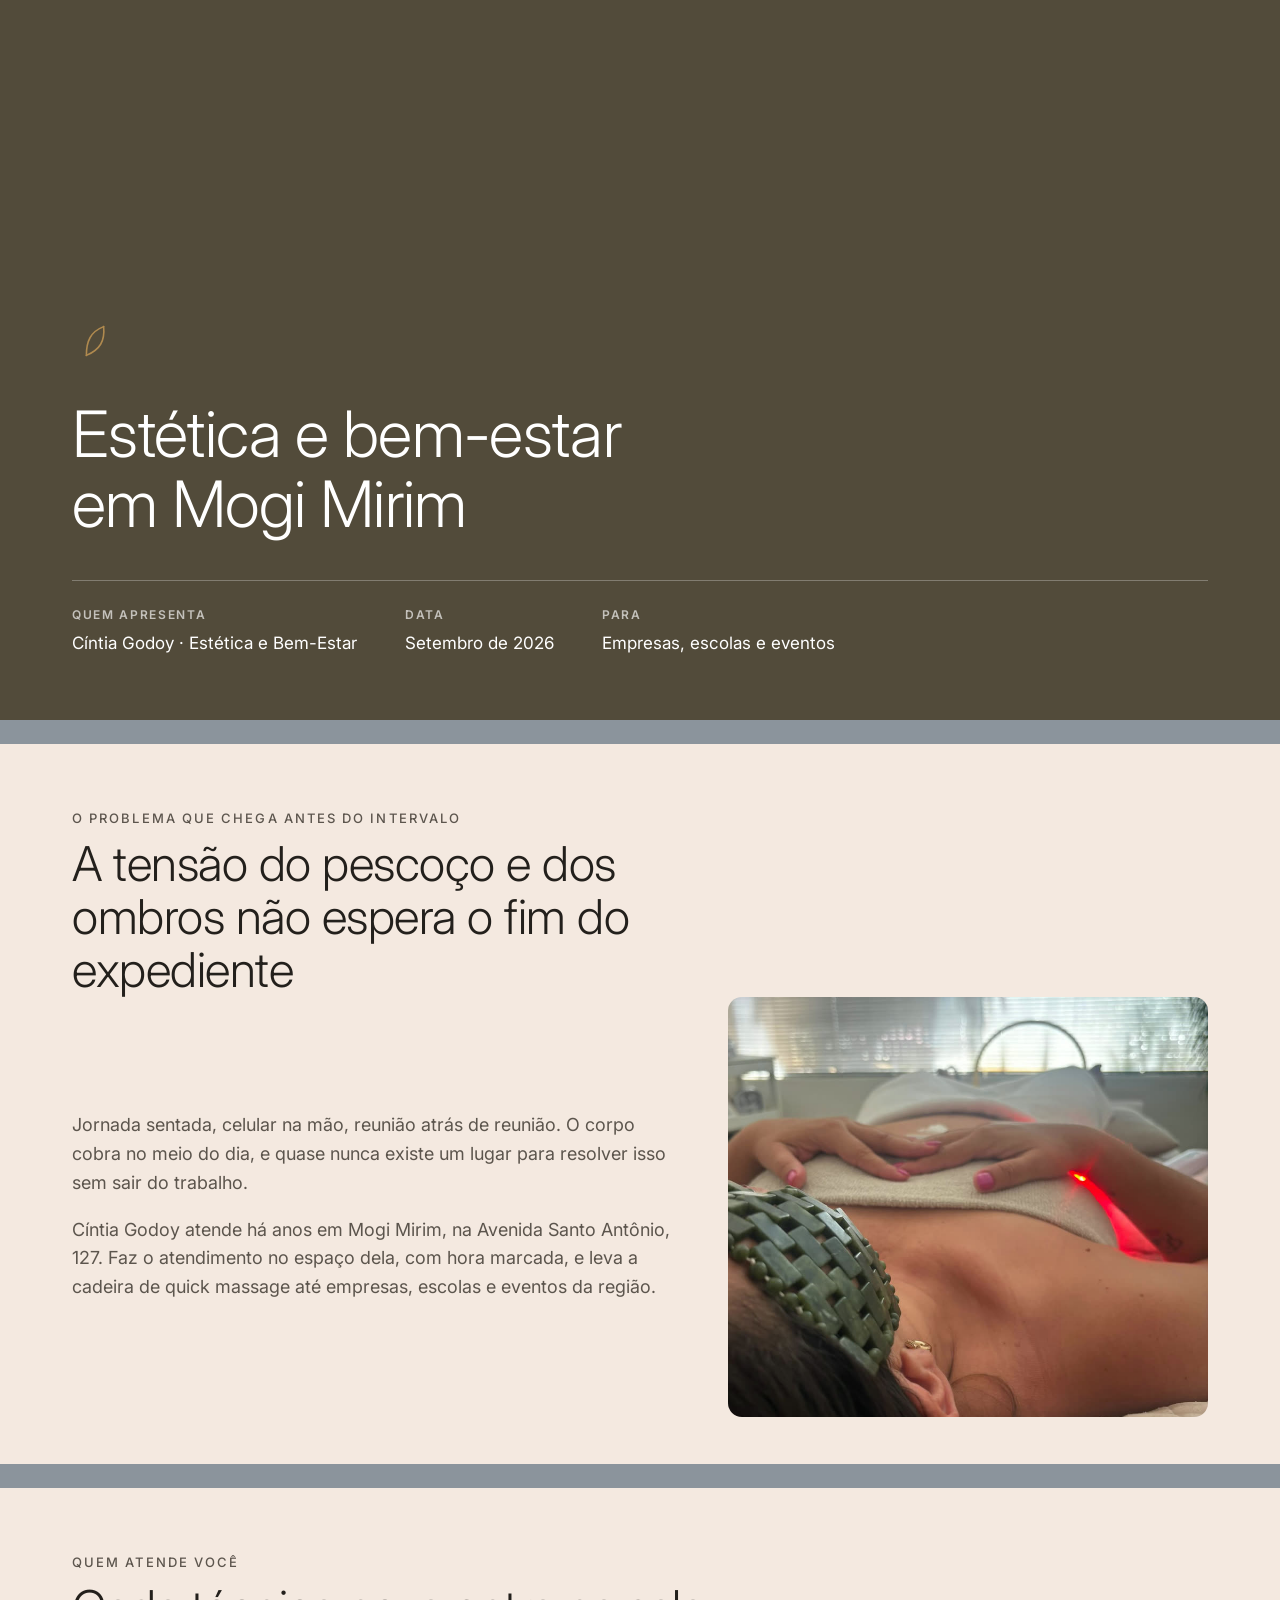
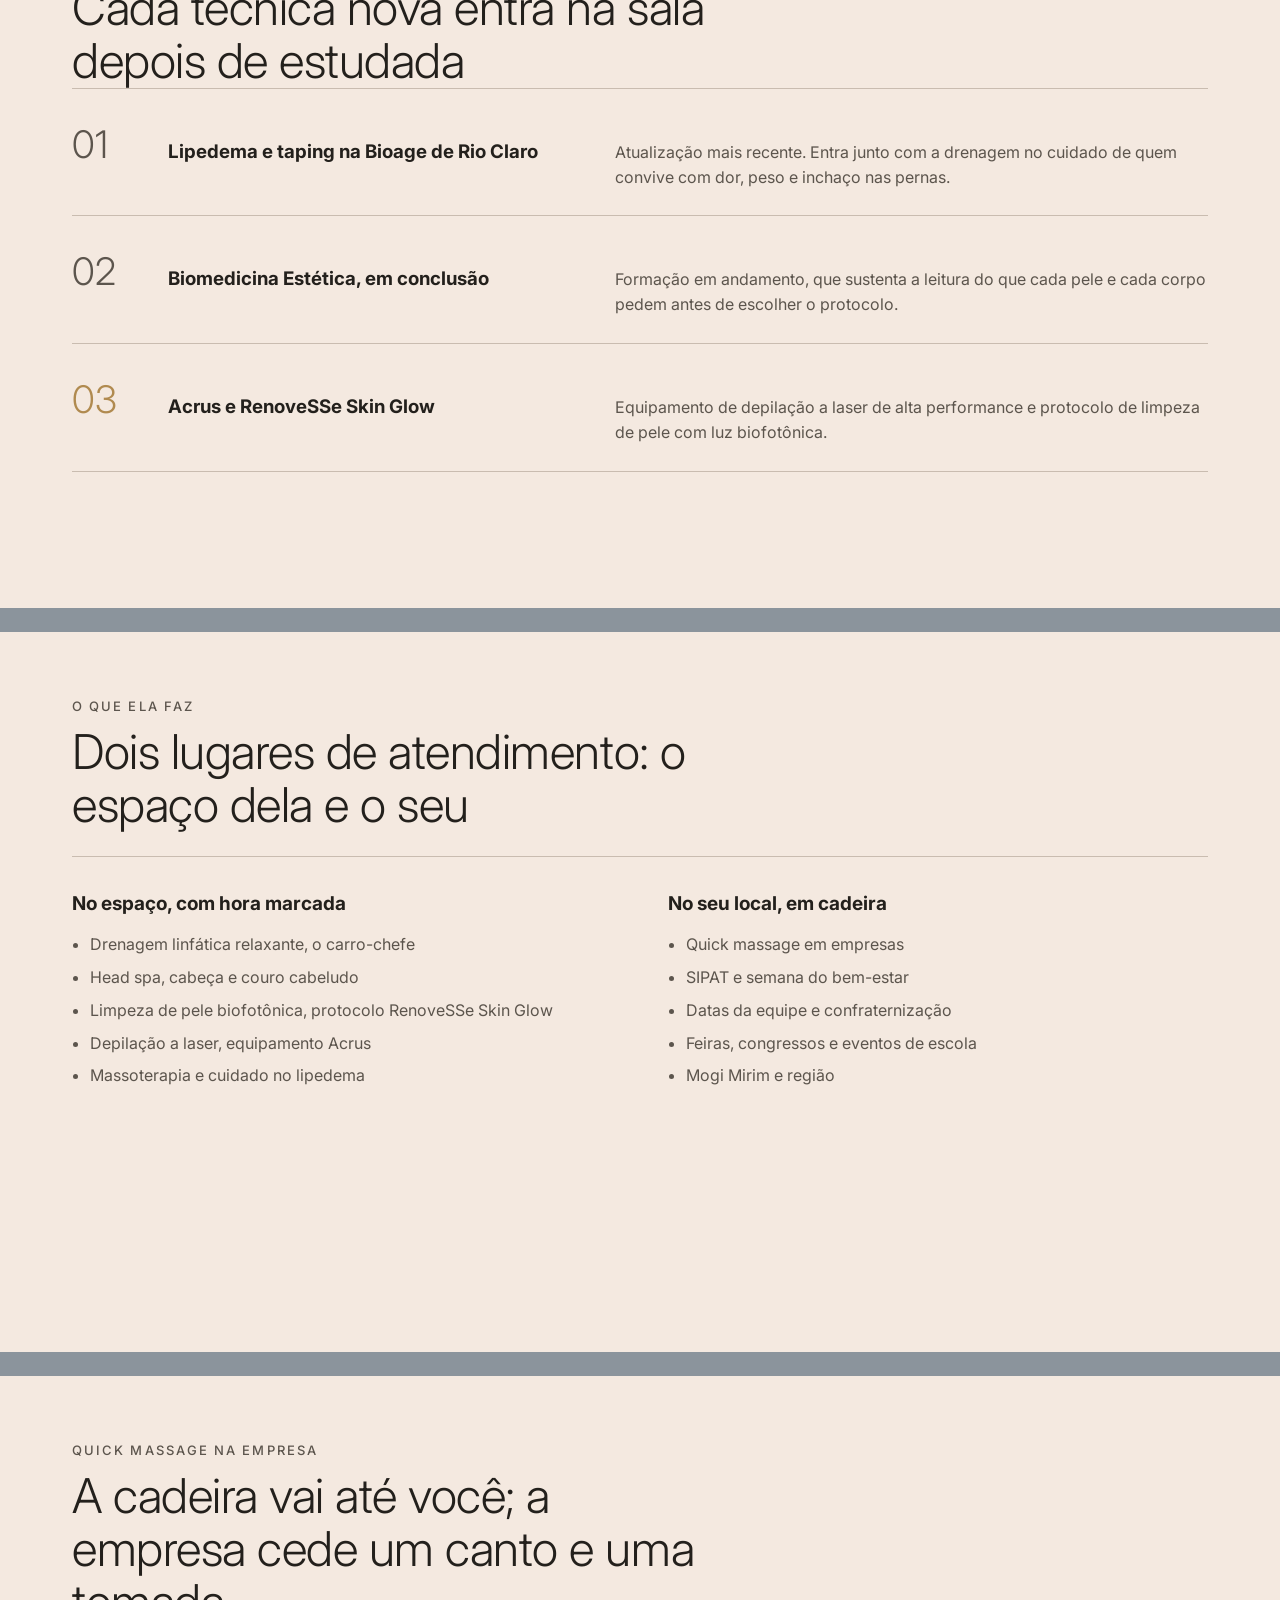
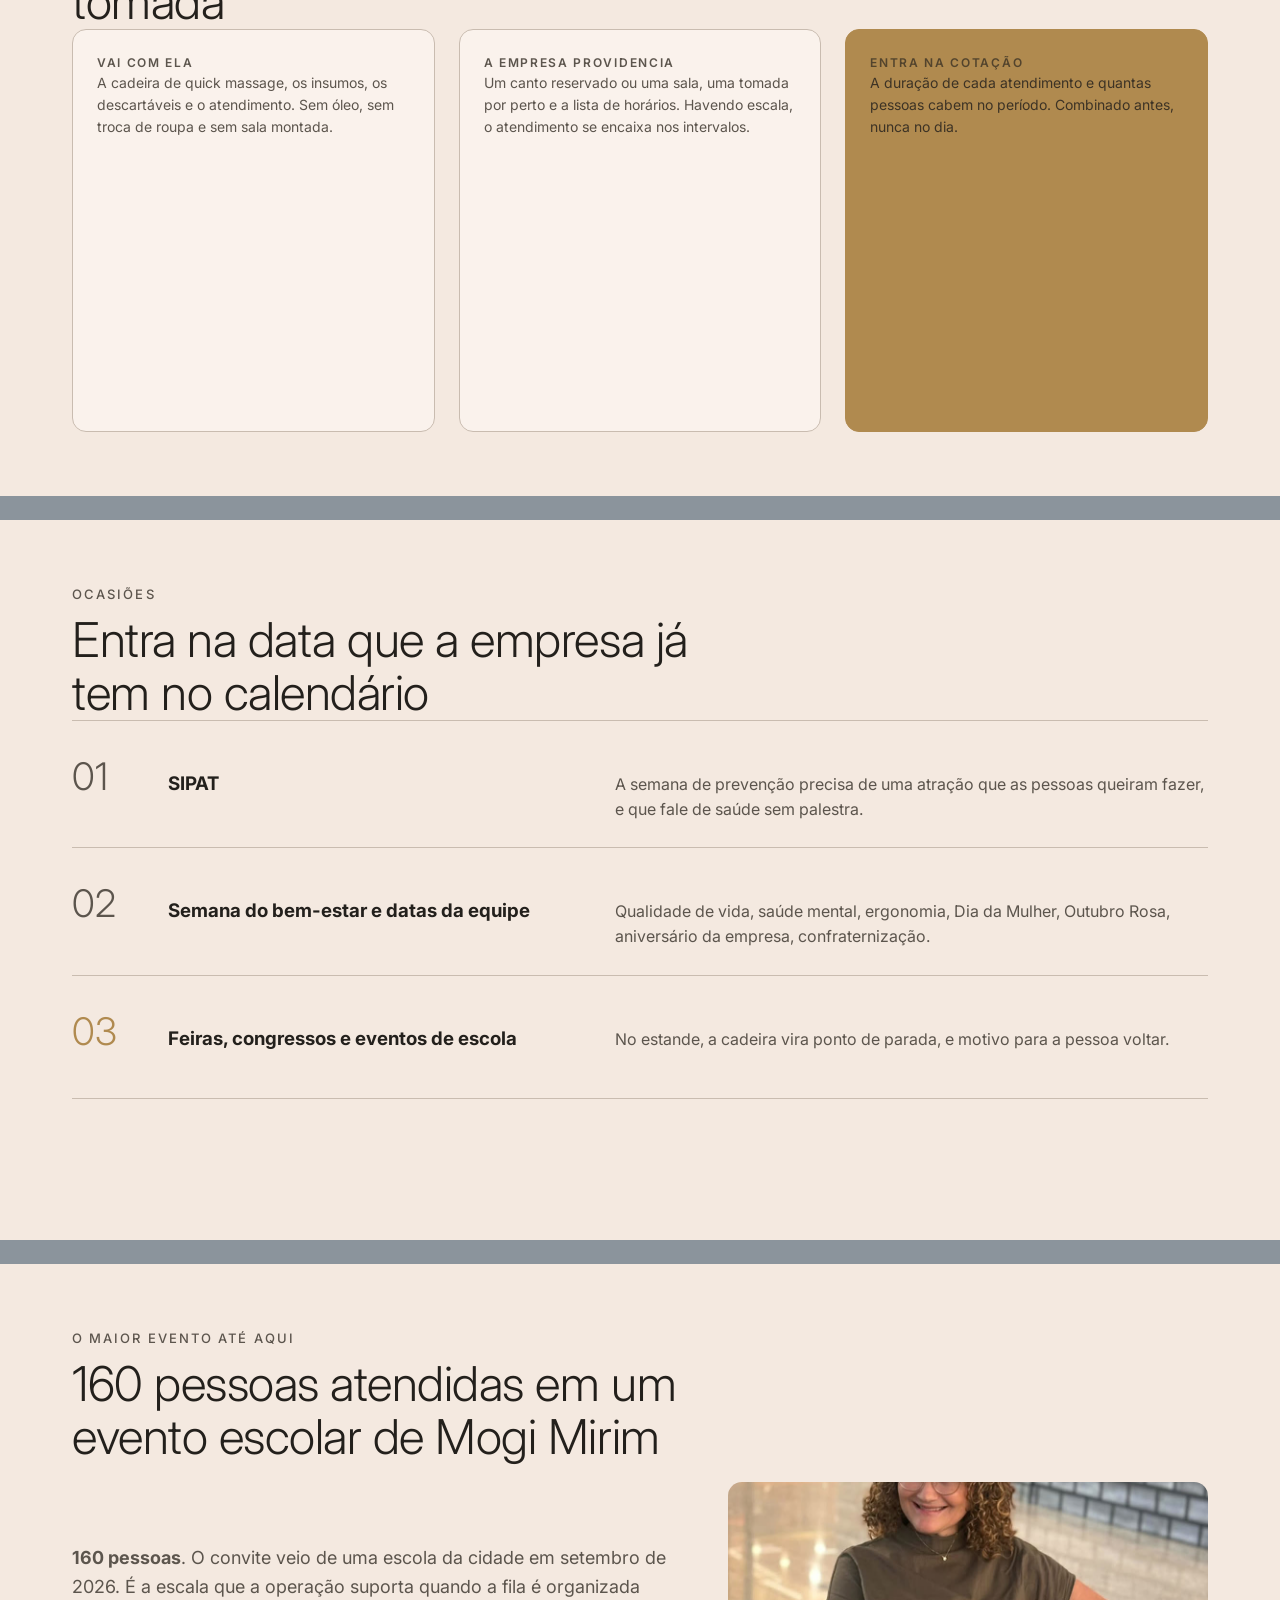
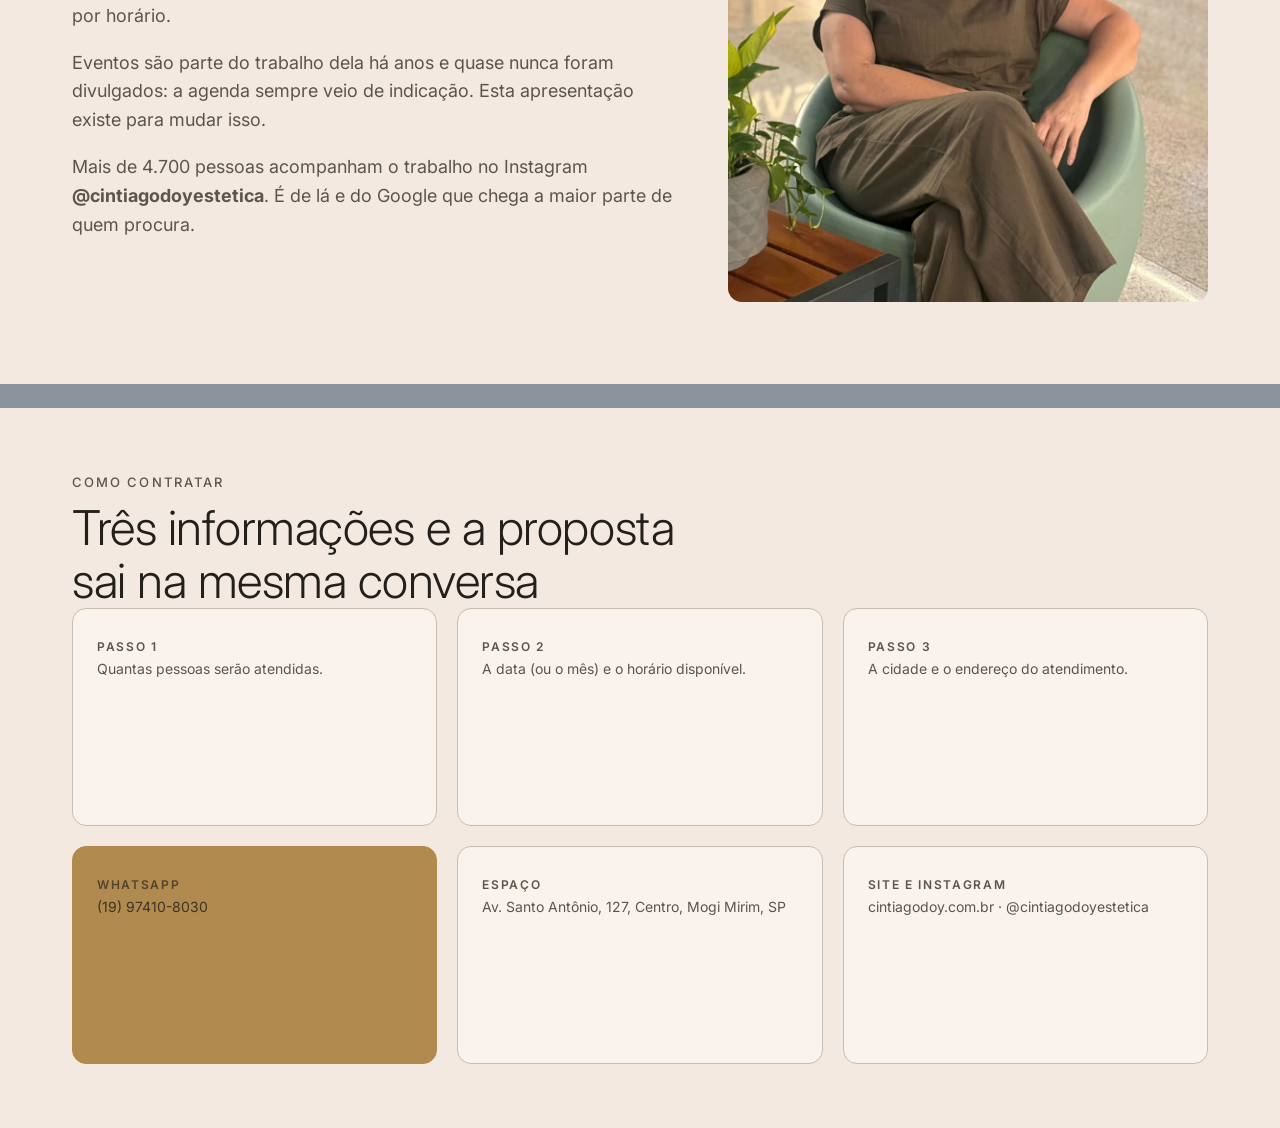
<file: apresentacao.html>
<!doctype html>
<html lang="pt-BR">
<head>
<meta charset="utf-8">
<meta name="viewport" content="width=device-width, initial-scale=1">
<title>Cíntia Godoy Estética e Bem-Estar | Apresentação</title>
<link rel="preconnect" href="https://fonts.googleapis.com">
<link rel="preconnect" href="https://fonts.gstatic.com" crossorigin>
<link rel="stylesheet" href="https://fonts.googleapis.com/css2?family=Inter:wght@300;400;500;600&display=swap">
<style>
/* Trocar só esta faixa: a paleta é a da marca do trabalho. */
:root{
  --fundo:#F4E9E0;
  --cartao:#FAF2EC;
  --tinta:#23201C;
  --tinta-2:#5C554D;
  --filete:#C9BCB0;
  --acento:#B08A4F;
  --painel:#524B3A;
  --ui:"Inter",-apple-system,"Segoe UI",Helvetica,Arial,sans-serif;
}

*,*::before,*::after{box-sizing:border-box}
html,body{margin:0;background:#8B949C;color:var(--tinta);font:400 16px/1.55 var(--ui);-webkit-font-smoothing:antialiased}

.slide{
  position:relative;width:1280px;height:720px;margin:0 auto 24px;padding:64px 72px;
  background:var(--fundo);overflow:hidden;display:flex;flex-direction:column;
}
.slide:last-child{margin-bottom:0}

.sobrelinha{margin:0 0 10px;font-size:13px;font-weight:500;letter-spacing:.16em;text-transform:uppercase;color:var(--tinta-2)}
.titulo{margin:0;font-size:48px;line-height:1.1;font-weight:300;letter-spacing:-.01em;max-width:22ch}
.titulo strong{font-weight:600}
.filete{height:1px;background:var(--filete);border:0;margin:24px 0 32px}
.corpo{margin:0;font-size:18px;line-height:1.6;color:var(--tinta-2);max-width:62ch}
.rodape{position:absolute;left:72px;right:72px;bottom:28px;display:flex;justify-content:space-between;font-size:12px;color:var(--tinta-2)}
.rotulo{font-size:12px;font-weight:600;letter-spacing:.14em;text-transform:uppercase;color:var(--tinta-2)}
.cartao{background:var(--cartao);border:1px solid var(--filete);border-radius:14px;padding:24px}
.cartao--acento{background:var(--acento);border-color:var(--acento);color:#fff}
.cartao--acento .rotulo,.cartao--acento p{color:rgba(255,255,255,.88)}

/* 1. capa */
.slide--capa{justify-content:flex-end;background:var(--painel);color:#fff}
.slide--capa .capa-foto{position:absolute;inset:0;object-fit:cover;width:100%;height:100%;opacity:.55}
.slide--capa .capa-conteudo{position:relative}
.slide--capa .titulo{font-size:64px;max-width:18ch;color:#fff}
.slide--capa .ficha{position:relative;display:flex;gap:48px;margin-top:40px;padding-top:20px;border-top:1px solid rgba(255,255,255,.28)}
.slide--capa .ficha div{min-width:140px}
.slide--capa .ficha .rotulo{color:rgba(255,255,255,.66)}
.slide--capa .ficha p{margin:4px 0 0;font-size:17px;color:#fff}

/* 2. índice */
.indice{display:grid;grid-template-columns:1fr 1fr;gap:0 56px;margin:8px 0 0;padding:0;list-style:none}
.indice li{display:flex;gap:20px;align-items:baseline;padding:16px 0;border-bottom:1px solid var(--filete)}
.indice .n{font-size:15px;font-weight:500;color:var(--tinta-2);min-width:28px}
.indice .t{font-size:19px;font-weight:500}

/* 3. abertura com imagem */
.slide--agenda .colunas{display:grid;grid-template-columns:1.25fr 1fr;gap:56px;align-items:center;flex:1}
.slide--agenda img{width:100%;height:100%;max-height:420px;object-fit:cover;border-radius:14px}

/* 4. lista numerada */
.lista{margin:0;padding:0;list-style:none;border-top:1px solid var(--filete)}
.lista li{display:grid;grid-template-columns:72px 1fr 1.4fr;gap:24px;align-items:baseline;padding:26px 0;border-bottom:1px solid var(--filete)}
.lista .n{font-size:38px;font-weight:300;color:var(--tinta-2)}
.lista li:last-child .n{color:var(--acento)}
.lista .t{font-size:24px;font-weight:600}
.lista p{margin:0;font-size:16px;color:var(--tinta-2)}

/* 5. números */
.slide--kpis .colunas{display:grid;grid-template-columns:1fr 1fr;gap:56px;flex:1;align-items:center}
.kpis{display:grid;grid-template-columns:1fr 1fr;gap:28px 32px;align-content:start}
.kpi .v{margin:0;font-size:40px;font-weight:600;letter-spacing:-.02em;font-variant-numeric:tabular-nums}
.kpi .r{margin:4px 0 0;font-size:15px;font-weight:600}
.kpi p{margin:4px 0 0;font-size:14px;color:var(--tinta-2)}
.marcadores{margin:0;padding-left:18px;font-size:16px;color:var(--tinta-2)}
.marcadores li{margin-bottom:8px}

/* 6. gráfico */
.slide--grafico .colunas{display:grid;grid-template-columns:1fr 1.35fr;gap:48px;flex:1;align-items:center}
.slide--grafico .painel{background:var(--painel);border-radius:14px;padding:24px;height:100%;display:flex;align-items:center}
.slide--grafico svg{width:100%;height:auto}

/* 7. cartões com prova */
.cartoes{display:grid;grid-template-columns:repeat(3,1fr);gap:24px;flex:1}
.cartoes .cartao{display:flex;flex-direction:column}
.cartoes img{width:100%;height:180px;object-fit:cover;border-radius:10px;margin-top:auto}
.cartoes h3{margin:0 0 8px;font-size:20px}
.cartoes p{margin:0 0 16px;font-size:14px;color:var(--tinta-2)}

/* 8. duas colunas */
.duas{display:grid;grid-template-columns:1fr 1fr;gap:56px;flex:1}
.duas h3{margin:0 0 14px;font-size:19px}

/* 9. grade de fechamento */
.grade{display:grid;grid-template-columns:repeat(3,1fr);grid-template-rows:1fr 1fr;gap:20px;flex:1}
.grade h3{margin:0 0 8px;font-size:19px}
.grade p{margin:0;font-size:14px;color:var(--tinta-2)}

@media screen{
  .slide{scroll-snap-align:start;outline:none}
  html{scroll-snap-type:y proximity}
}
@media print{
  @page{size:1280px 720px;margin:0}
  html,body{background:#fff}
  .slide{margin:0;break-after:page;page-break-after:always}
}

/* o acento da marca é claro demais para texto branco: sobre ele a tinta é que lê */
.cartao--acento{color:var(--tinta)}
.cartao--acento .rotulo,.cartao--acento p{color:rgba(35,32,28,.82)}
.cartao--acento .rotulo{color:rgba(35,32,28,.66)}
</style>
<meta name="description" content="Quick massage em cadeira para empresas e eventos em Mogi Mirim e região: como funciona, onde entra no calendário da empresa e como pedir a proposta.">
<link rel="canonical" href="https://www.cintiagodoy.com.br/apresentacao.html">
<meta property="og:type" content="website">
<meta property="og:locale" content="pt_BR">
<meta property="og:title" content="Apresentação · Cíntia Godoy Estética e Bem-Estar">
<meta property="og:description" content="Quick massage em cadeira para empresas e eventos em Mogi Mirim e região: como funciona, onde entra no calendário da empresa e como pedir a proposta.">
<meta property="og:url" content="https://www.cintiagodoy.com.br/apresentacao.html">
<meta property="og:image" content="https://www.cintiagodoy.com.br/assets/img/og.jpg?v=2">
<meta name="twitter:card" content="summary_large_image">
</head>
<body>

<!-- 1. CAPA -->
<section class="slide slide--capa" id="p1">
  <div class="capa-conteudo">
    <svg viewBox="0 0 64 64" width="46" height="46" aria-hidden="true" style="margin-bottom:28px">
      <g fill="none" stroke="#B08A4F" stroke-width="2.2" stroke-linecap="round">
        <path d="M20 52c0-20 6-33 24-40"/><path d="M44 12c2 20-5 32-24 40"/></g></svg>
    <h1 class="titulo">Estética e bem-estar<br>em Mogi Mirim</h1>
    <div class="ficha">
      <div><span class="rotulo">Quem apresenta</span><p>Cíntia Godoy · Estética e Bem-Estar</p></div>
      <div><span class="rotulo">Data</span><p>Setembro de 2026</p></div>
      <div><span class="rotulo">Para</span><p>Empresas, escolas e eventos</p></div>
    </div>
  </div>
</section>

<!-- 2. ABERTURA -->
<section class="slide slide--agenda" id="p2">
  <p class="sobrelinha">O problema que chega antes do intervalo</p>
  <h2 class="titulo">A tensão do pescoço e dos ombros não espera o fim do expediente</h2>
  <div class="colunas">
    <div>
      <p class="corpo">Jornada sentada, celular na mão, reunião atrás de reunião. O corpo
      cobra no meio do dia, e quase nunca existe um lugar para resolver isso sem sair
      do trabalho.</p>
      <p class="corpo" style="margin-top:18px">Cíntia Godoy atende há anos em Mogi Mirim, na
      Avenida Santo Antônio, 127. Faz o atendimento no espaço dela, com hora marcada, e leva
      a cadeira de quick massage até empresas, escolas e eventos da região.</p>
    </div>
    <img src="assets/img/serv-drenagem.jpg?v=30" alt="Cíntia em atendimento de head spa">
  </div>
</section>

<!-- 3. FORMAÇÃO -->
<section class="slide slide--lista" id="p3">
  <p class="sobrelinha">Quem atende você</p>
  <h2 class="titulo">Cada técnica nova entra na sala depois de estudada</h2>
  <ol class="lista">
    <li><span class="n">01</span><h3>Lipedema e taping na Bioage de Rio Claro</h3><p>Atualização mais recente. Entra junto com a drenagem no cuidado de quem convive com
      dor, peso e inchaço nas pernas.</p></li>
    <li><span class="n">02</span><h3>Biomedicina Estética, em conclusão</h3><p>Formação em andamento, que sustenta a leitura do que cada pele e cada corpo pedem
      antes de escolher o protocolo.</p></li>
    <li><span class="n">03</span><h3>Acrus e RenoveSSe Skin Glow</h3><p>Equipamento de depilação a laser de alta performance e protocolo de limpeza de pele
      com luz biofotônica.</p></li>
  </ol>
</section>

<!-- 4. O QUE FAZ -->
<section class="slide slide--duas-colunas" id="p4">
  <p class="sobrelinha">O que ela faz</p>
  <h2 class="titulo">Dois lugares de atendimento: o espaço dela e o seu</h2>
  <hr class="filete">
  <div class="duas">
    <div>
      <h3>No espaço, com hora marcada</h3>
      <ul class="marcadores">
        <li>Drenagem linfática relaxante, o carro-chefe</li>
        <li>Head spa, cabeça e couro cabeludo</li>
        <li>Limpeza de pele biofotônica, protocolo RenoveSSe Skin Glow</li>
        <li>Depilação a laser, equipamento Acrus</li>
        <li>Massoterapia e cuidado no lipedema</li>
      </ul>
    </div>
    <div>
      <h3>No seu local, em cadeira</h3>
      <ul class="marcadores">
        <li>Quick massage em empresas</li>
        <li>SIPAT e semana do bem-estar</li>
        <li>Datas da equipe e confraternização</li>
        <li>Feiras, congressos e eventos de escola</li>
        <li>Mogi Mirim e região</li>
      </ul>
    </div>
  </div>
</section>

<!-- 5. COMO FUNCIONA -->
<section class="slide slide--cartoes" id="p5">
  <p class="sobrelinha">Quick massage na empresa</p>
  <h2 class="titulo">A cadeira vai até você; a empresa cede um canto e uma tomada</h2>
  <div class="cartoes">
    <div class="cartao"><span class="rotulo">Vai com ela</span>
      <p>A cadeira de quick massage, os insumos, os descartáveis e o atendimento.
      Sem óleo, sem troca de roupa e sem sala montada.</p></div>
    <div class="cartao"><span class="rotulo">A empresa providencia</span>
      <p>Um canto reservado ou uma sala, uma tomada por perto e a lista de horários.
      Havendo escala, o atendimento se encaixa nos intervalos.</p></div>
    <div class="cartao cartao--acento"><span class="rotulo">Entra na cotação</span>
      <p>A duração de cada atendimento e quantas pessoas cabem no período. Combinado
      antes, nunca no dia.</p></div>
  </div>
</section>

<!-- 6. ONDE ENTRA -->
<section class="slide slide--lista" id="p6">
  <p class="sobrelinha">Ocasiões</p>
  <h2 class="titulo">Entra na data que a empresa já tem no calendário</h2>
  <ol class="lista">
    <li><span class="n">01</span><h3>SIPAT</h3><p>A semana de prevenção precisa de uma atração que as pessoas queiram fazer, e que
      fale de saúde sem palestra.</p></li>
    <li><span class="n">02</span><h3>Semana do bem-estar e datas da equipe</h3><p>Qualidade de vida, saúde mental, ergonomia, Dia da Mulher, Outubro Rosa,
      aniversário da empresa, confraternização.</p></li>
    <li><span class="n">03</span><h3>Feiras, congressos e eventos de escola</h3><p>No estande, a cadeira vira ponto de parada, e motivo para a pessoa voltar.</p></li>
  </ol>
</section>

<!-- 7. PROVA -->
<section class="slide slide--agenda" id="p7">
  <p class="sobrelinha">O maior evento até aqui</p>
  <h2 class="titulo">160 pessoas atendidas em um evento escolar de Mogi Mirim</h2>
  <div class="colunas">
    <div>
      <p class="corpo"><strong>160 pessoas</strong>. O convite veio de uma escola da cidade
      em setembro de 2026. É a escala que a operação suporta quando a fila é organizada por
      horário.</p>
      <p class="corpo" style="margin-top:18px">Eventos são parte do trabalho dela há anos e
      quase nunca foram divulgados: a agenda sempre veio de indicação. Esta apresentação
      existe para mudar isso.</p>
      <p class="corpo" style="margin-top:18px">Mais de 4.700 pessoas acompanham o trabalho no
      Instagram <strong>@cintiagodoyestetica</strong>. É de lá e do Google que chega a
      maior parte de quem procura.</p>
    </div>
    <img src="assets/img/cintia.jpg?v=31" alt="Cíntia Godoy na sala de atendimento">
  </div>
</section>

<!-- 8. PRÓXIMOS PASSOS -->
<section class="slide slide--grade" id="p8">
  <p class="sobrelinha">Como contratar</p>
  <h2 class="titulo">Três informações e a proposta sai na mesma conversa</h2>
  <div class="grade">
    <div class="cartao"><span class="rotulo">Passo 1</span><p>Quantas pessoas serão atendidas.</p></div>
    <div class="cartao"><span class="rotulo">Passo 2</span><p>A data (ou o mês) e o horário disponível.</p></div>
    <div class="cartao"><span class="rotulo">Passo 3</span><p>A cidade e o endereço do atendimento.</p></div>
    <div class="cartao cartao--acento"><span class="rotulo">WhatsApp</span><p>(19) 97410-8030</p></div>
    <div class="cartao"><span class="rotulo">Espaço</span><p>Av. Santo Antônio, 127, Centro, Mogi Mirim, SP</p></div>
    <div class="cartao"><span class="rotulo">Site e Instagram</span><p>cintiagodoy.com.br · @cintiagodoyestetica</p></div>
  </div>
</section>

</body>
</html>
</file>
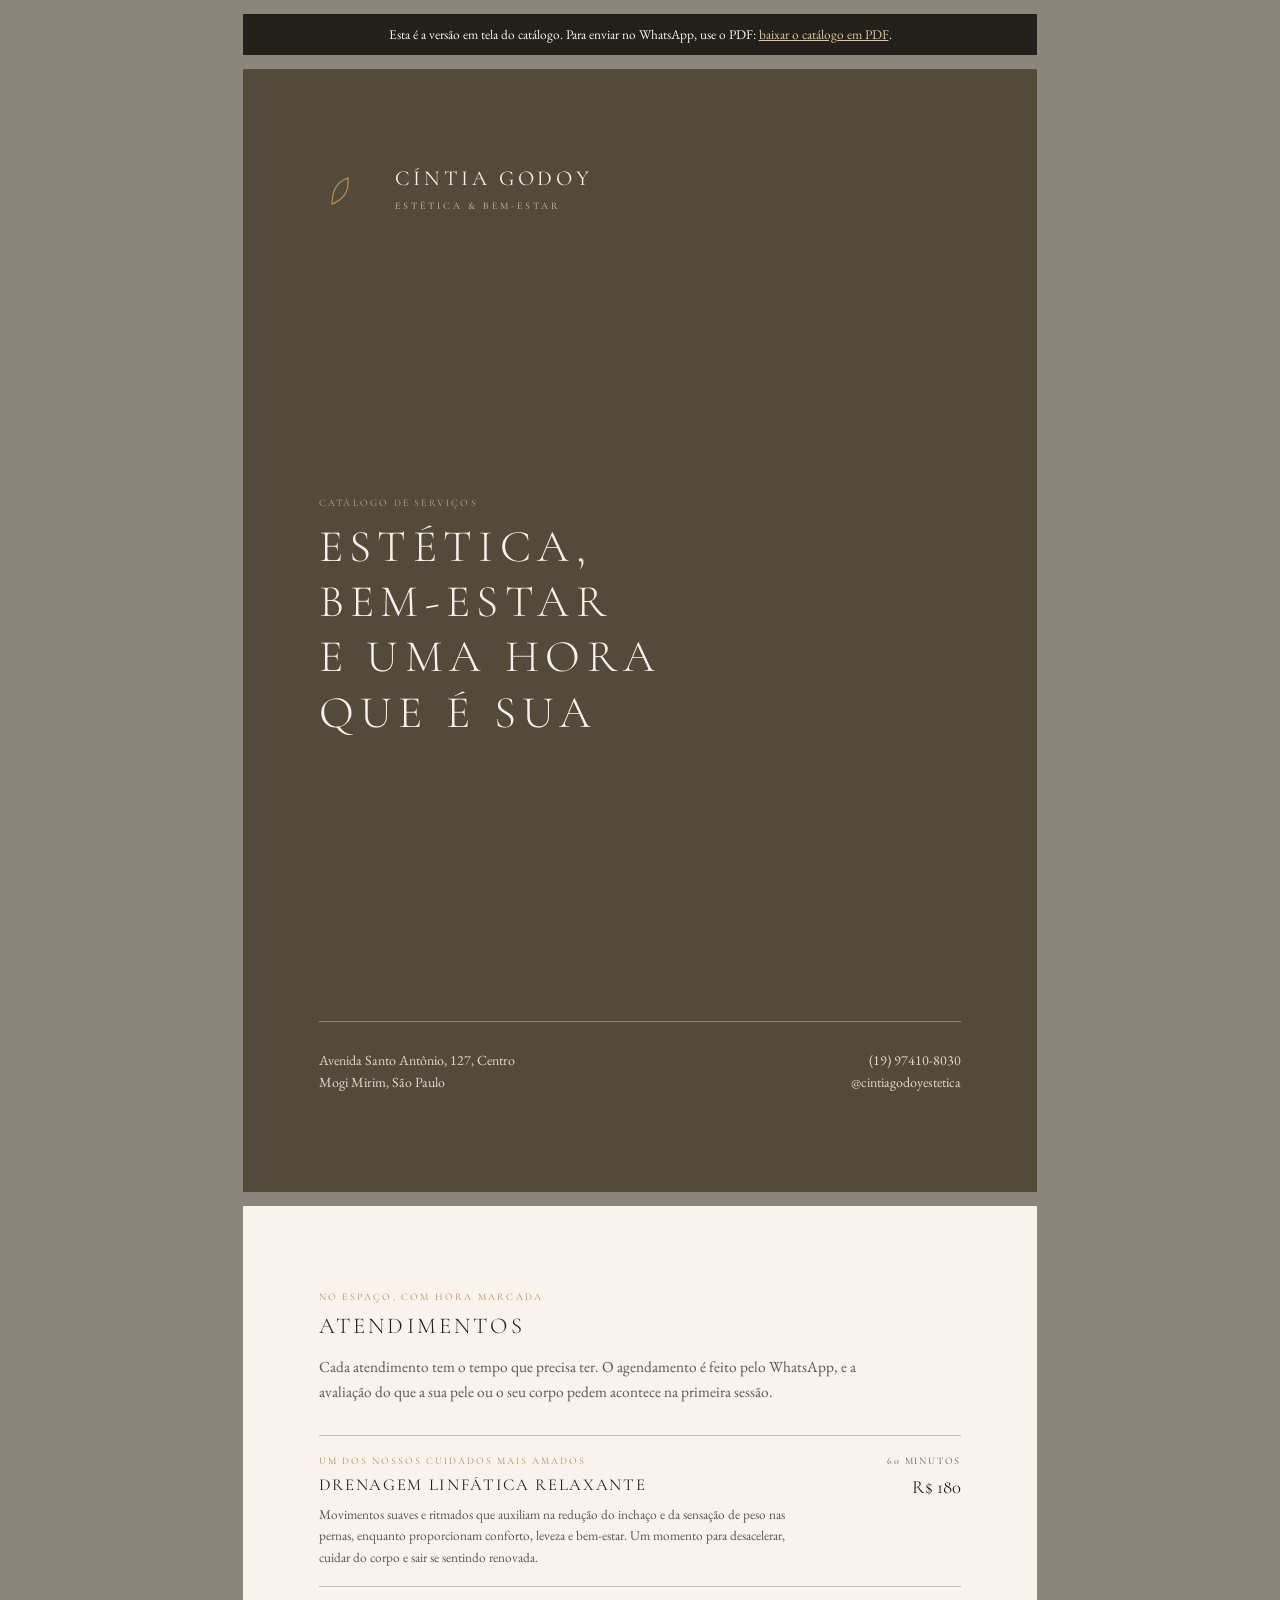
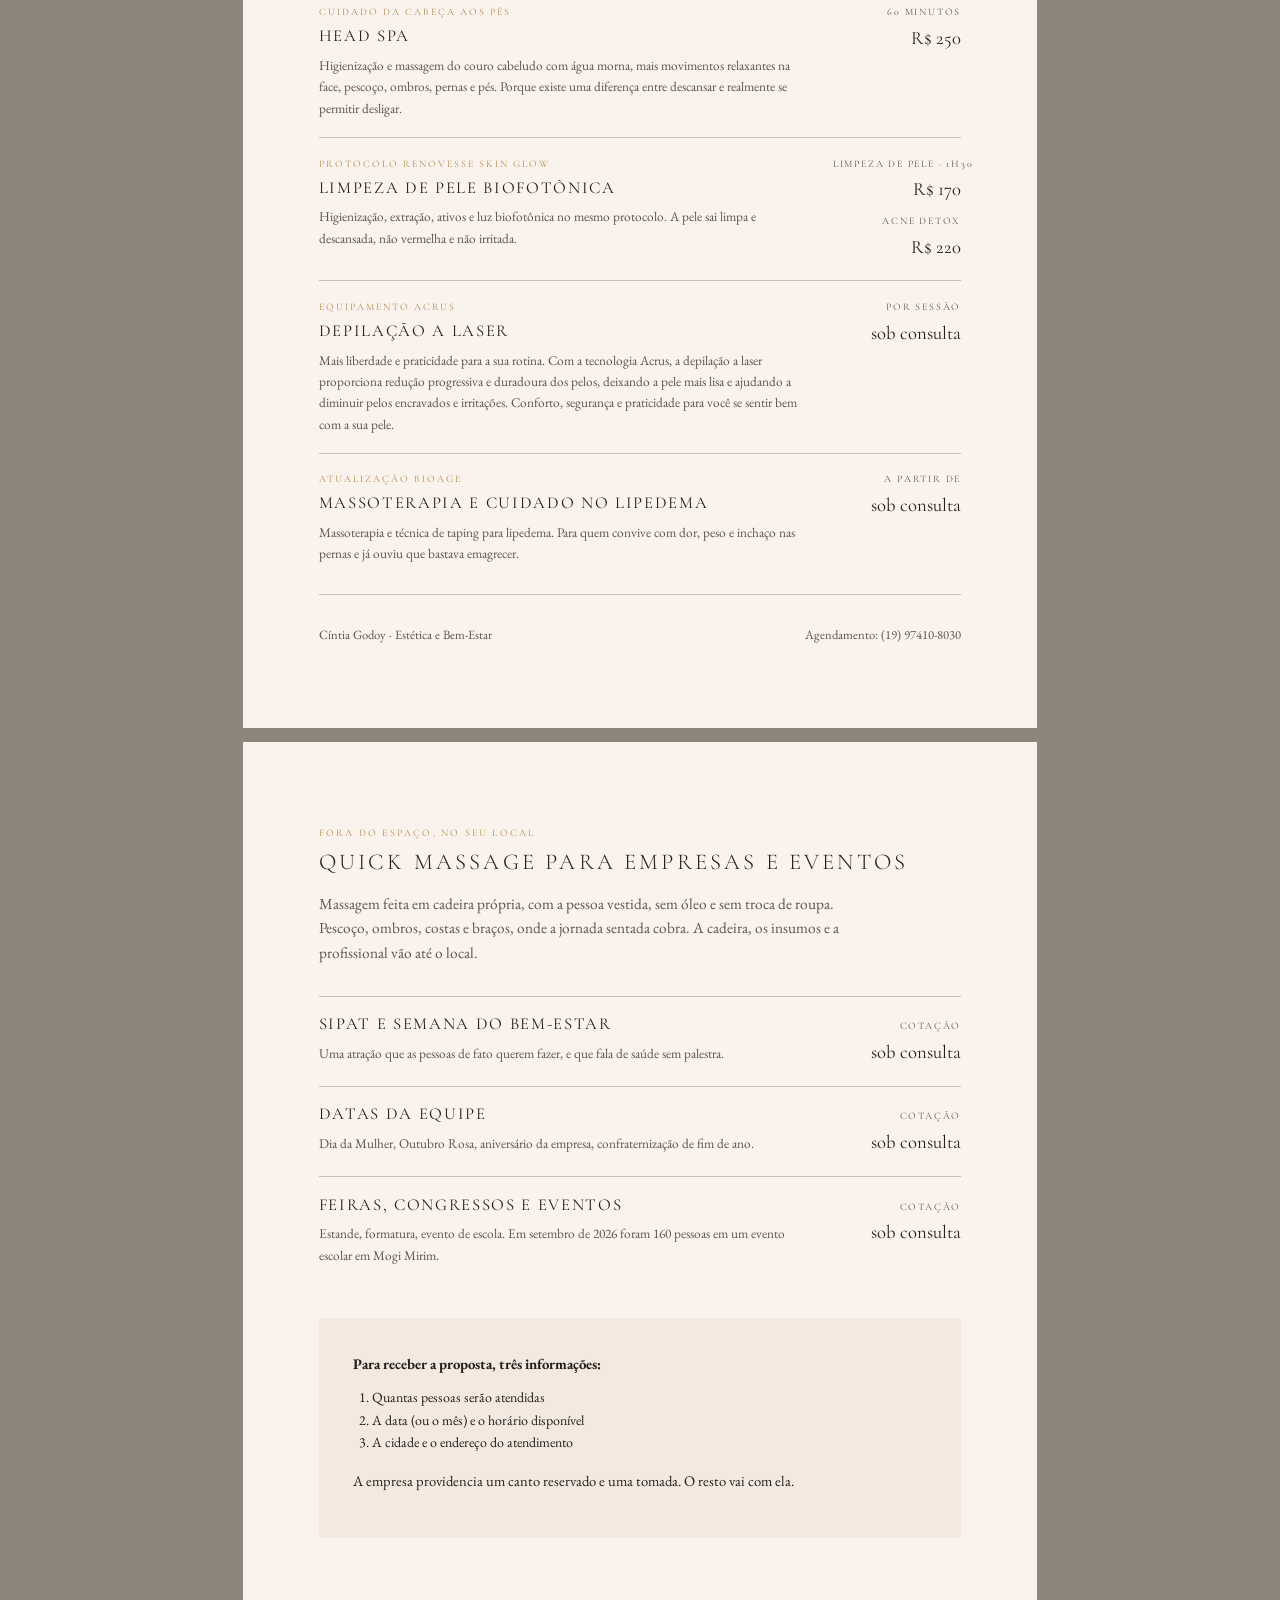
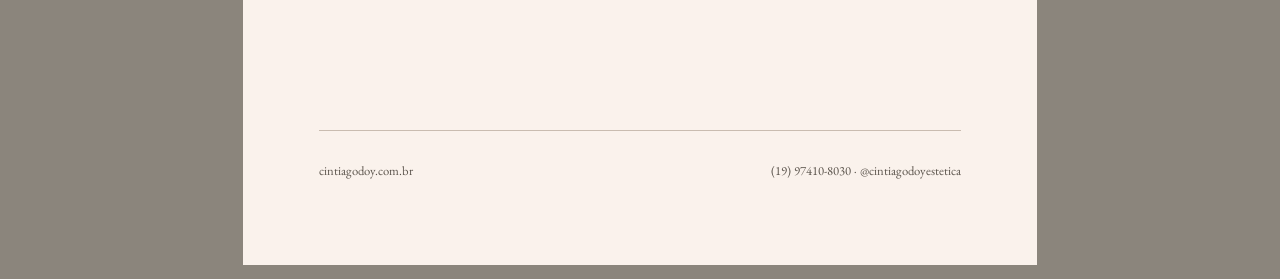
<file: catalogo.html>
<!doctype html>
<html lang="pt-BR">
<head>
<meta charset="utf-8">
<meta name="viewport" content="width=device-width,initial-scale=1">
<title>Catálogo de serviços · Cíntia Godoy Estética e Bem-Estar</title>
<meta name="description" content="Catálogo de serviços de Cíntia Godoy, estética e bem-estar em Mogi Mirim: drenagem linfática, head spa, limpeza de pele, depilação a laser, lipedema e quick massage para empresas.">
<link rel="canonical" href="https://www.cintiagodoy.com.br/catalogo.html">
<link rel="icon" href="favicon.svg" type="image/svg+xml">
<link rel="preconnect" href="https://fonts.googleapis.com">
<link rel="preconnect" href="https://fonts.gstatic.com" crossorigin>
<link href="https://fonts.googleapis.com/css2?family=Cormorant+Garamond:ital,wght@0,300;0,400;1,400&family=EB+Garamond:ital,wght@0,400;1,400&display=swap" rel="stylesheet">

<style>
/* Catálogo, feito para virar PDF e ser enviado no WhatsApp.
   Estilo embutido de propósito: o arquivo tem que imprimir sozinho. */
:root{
  --cream:#FAF2EC; --cream-alt:#F4E9E0; --ink:#23201C; --ink-soft:#5C554D;
  --gold:#B08A4F; --olive:#524B3A; --line:#C9BCB0;
}
*,*::before,*::after{box-sizing:border-box}
html,body{margin:0;background:#8B857C}
body{font-family:"EB Garamond",Georgia,serif;color:var(--ink);font-size:11pt;line-height:1.6}

.folha{
  width:210mm;min-height:297mm;margin:0 auto 14px;background:var(--cream);
  padding:22mm 20mm;position:relative;display:flex;flex-direction:column;
}
.folha--capa{background:var(--olive);color:var(--cream);justify-content:space-between;padding:26mm 20mm}

h1,h2,h3{font-family:"Cormorant Garamond",Georgia,serif;font-weight:300;
  text-transform:uppercase;letter-spacing:.14em;line-height:1.22;margin:0}
h1{font-size:34pt}
h2{font-size:17pt;margin-bottom:4mm}
h3{font-size:12.5pt;font-weight:400;letter-spacing:.1em}

.marca-cat{display:flex;align-items:center;gap:9mm}
.marca-cat b{display:block;font-family:"Cormorant Garamond",Georgia,serif;font-weight:400;
  font-size:16pt;text-transform:uppercase;letter-spacing:.17em;line-height:1}
.marca-cat i{display:block;margin-top:2.4mm;font-family:"Cormorant Garamond",Georgia,serif;
  font-style:normal;font-size:7.5pt;text-transform:uppercase;letter-spacing:.3em;opacity:.75}

.capa-fim{border-top:1px solid rgba(250,242,236,.34);padding-top:7mm;
  display:flex;justify-content:space-between;align-items:flex-end;gap:10mm}
.capa-fim p{margin:0;font-size:10.5pt;color:rgba(250,242,236,.86)}
.rotulo{display:block;font-family:"Cormorant Garamond",Georgia,serif;font-size:7.5pt;
  text-transform:uppercase;letter-spacing:.22em;color:var(--gold);margin-bottom:2mm}
.folha--capa .rotulo{color:rgba(250,242,236,.6)}

.intro{font-size:11.5pt;color:var(--ink-soft);max-width:150mm;margin:0 0 8mm}

.item{display:grid;grid-template-columns:1fr 34mm;gap:8mm;align-items:baseline;
  padding:4.7mm 0;border-top:1px solid var(--line)}
.item:last-of-type{border-bottom:1px solid var(--line)}
.item p{margin:2.2mm 0 0;font-size:10pt;color:var(--ink-soft)}
.item .tag{display:block;font-family:"Cormorant Garamond",Georgia,serif;font-size:7.5pt;
  text-transform:uppercase;letter-spacing:.2em;color:var(--gold);margin-bottom:1.6mm}
.preco{font-family:"Cormorant Garamond",Georgia,serif;font-size:14pt;text-align:right;white-space:nowrap}
.preco small{display:block;font-size:7.5pt;letter-spacing:.18em;text-transform:uppercase;color:var(--ink-soft);margin-bottom:1mm}
.preco .preco-extra{margin-top:2mm}

.bloco{background:var(--cream-alt);padding:9mm;margin-top:9mm}
.bloco ol{margin:0;padding-left:5mm;font-size:10.5pt}
.bloco p{margin:0 0 3mm}

.pe{margin-top:auto;padding-top:8mm;border-top:1px solid var(--line);
  display:flex;justify-content:space-between;gap:8mm;font-size:9.5pt;color:var(--ink-soft)}
.pe a{color:var(--ink-soft);text-decoration:none}

.aviso-tela{max-width:210mm;margin:14px auto;padding:10px 14px;background:#23201C;color:#FAF2EC;
  font-size:10pt;text-align:center}
.aviso-tela a{color:#DCC79A}

@media print{
  html,body{background:#fff}
  .aviso-tela{display:none}
  .folha{margin:0;page-break-after:always}
  .folha:last-of-type{page-break-after:auto}
}
@page{size:A4;margin:0}
</style>
<meta property="og:type" content="website">
<meta property="og:locale" content="pt_BR">
<meta property="og:title" content="Catálogo de serviços · Cíntia Godoy Estética e Bem-Estar">
<meta property="og:description" content="Os atendimentos de Cíntia Godoy em três folhas: drenagem linfática, head spa, limpeza de pele, depilação a laser e quick massage para empresas.">
<meta property="og:url" content="https://www.cintiagodoy.com.br/catalogo.html">
<meta property="og:image" content="https://www.cintiagodoy.com.br/assets/img/og.jpg?v=2">
<meta name="twitter:card" content="summary_large_image">
</head>
<body>

<div class="aviso-tela">
  Esta é a versão em tela do catálogo. Para enviar no WhatsApp, use o PDF:
  <a href="catalogo-cintia-godoy.pdf">baixar o catálogo em PDF</a>.
</div>

<!-- FOLHA 1, CAPA -->
<section class="folha folha--capa">
  <div class="marca-cat">
    <svg viewBox="0 0 64 64" width="42" height="42" aria-hidden="true">
      <g fill="none" stroke="#B08A4F" stroke-width="2" stroke-linecap="round">
        <path d="M20 52c0-20 6-33 24-40"/><path d="M44 12c2 20-5 32-24 40"/>
      </g>
    </svg>
    <span><b>Cíntia Godoy</b><i>Estética &amp; Bem-Estar</i></span>
  </div>

  <div>
    <span class="rotulo">Catálogo de serviços</span>
    <h1>Estética,<br>bem-estar<br>e uma hora<br>que é sua</h1>
  </div>

  <div class="capa-fim">
    <p>Avenida Santo Antônio, 127, Centro<br>Mogi Mirim, São Paulo</p>
    <p style="text-align:right">(19) 97410-8030<br>@cintiagodoyestetica</p>
  </div>
</section>

<!-- FOLHA 2, ATENDIMENTOS -->
<section class="folha">
  <div>
    <span class="rotulo">No espaço, com hora marcada</span>
    <h2>Atendimentos</h2>
    <p class="intro">Cada atendimento tem o tempo que precisa ter. O agendamento é feito
    pelo WhatsApp, e a avaliação do que a sua pele ou o seu corpo pedem acontece na
    primeira sessão.</p>
  </div>

  <div class="item">
    <div><span class="tag">Um dos nossos cuidados mais amados</span><h3>Drenagem linfática relaxante</h3>
      <p>Movimentos suaves e ritmados que auxiliam na redução do inchaço e da sensação de peso
      nas pernas, enquanto proporcionam conforto, leveza e bem-estar. Um momento para desacelerar,
      cuidar do corpo e sair se sentindo renovada.</p></div>
    <div class="preco"><small>60 minutos</small>R$ 180</div>
  </div>

  <div class="item">
    <div><span class="tag">Cuidado da cabeça aos pés</span><h3>Head spa</h3>
      <p>Higienização e massagem do couro cabeludo com água morna, mais movimentos relaxantes na
      face, pescoço, ombros, pernas e pés. Porque existe uma diferença entre descansar e realmente
      se permitir desligar.</p></div>
    <div class="preco"><small>60 minutos</small>R$ 250</div>
  </div>

  <div class="item">
    <div><span class="tag">Protocolo RenoveSSe Skin Glow</span><h3>Limpeza de pele biofotônica</h3>
      <p>Higienização, extração, ativos e luz biofotônica no mesmo protocolo. A pele sai limpa
      e descansada, não vermelha e não irritada.</p></div>
    <div class="preco"><small>limpeza de pele · 1h30</small>R$ 170
      <small class="preco-extra">acne detox</small>R$ 220</div>
  </div>

  <div class="item">
    <div><span class="tag">Equipamento Acrus</span><h3>Depilação a Laser</h3>
      <p>Mais liberdade e praticidade para a sua rotina. Com a tecnologia Acrus, a depilação a
      laser proporciona redução progressiva e duradoura dos pelos, deixando a pele mais lisa e
      ajudando a diminuir pelos encravados e irritações. Conforto, segurança e praticidade para
      você se sentir bem com a sua pele.</p></div>
    <div class="preco"><small>por sessão</small>sob consulta</div>
  </div>

  <div class="item">
    <div><span class="tag">Atualização Bioage</span><h3>Massoterapia e cuidado no lipedema</h3>
      <p>Massoterapia e técnica de taping para lipedema. Para quem convive com dor, peso e
      inchaço nas pernas e já ouviu que bastava emagrecer.</p></div>
    <div class="preco"><small>a partir de</small>sob consulta</div>
  </div>

  <div class="pe">
    <span>Cíntia Godoy · Estética e Bem-Estar</span>
    <span>Agendamento: (19) 97410-8030</span>
  </div>
</section>

<!-- FOLHA 3, EMPRESAS -->
<section class="folha">
  <div>
    <span class="rotulo">Fora do espaço, no seu local</span>
    <h2>Quick massage para empresas e eventos</h2>
    <p class="intro">Massagem feita em cadeira própria, com a pessoa vestida, sem óleo e sem
    troca de roupa. Pescoço, ombros, costas e braços, onde a jornada sentada cobra.
    A cadeira, os insumos e a profissional vão até o local.</p>
  </div>

  <div class="item">
    <div><h3>SIPAT e semana do bem-estar</h3>
      <p>Uma atração que as pessoas de fato querem fazer, e que fala de saúde sem palestra.</p></div>
    <div class="preco"><small>cotação</small>sob consulta</div>
  </div>
  <div class="item">
    <div><h3>Datas da equipe</h3>
      <p>Dia da Mulher, Outubro Rosa, aniversário da empresa, confraternização de fim de ano.</p></div>
    <div class="preco"><small>cotação</small>sob consulta</div>
  </div>
  <div class="item">
    <div><h3>Feiras, congressos e eventos</h3>
      <p>Estande, formatura, evento de escola. Em setembro de 2026 foram 160 pessoas em um
      evento escolar em Mogi Mirim.</p></div>
    <div class="preco"><small>cotação</small>sob consulta</div>
  </div>

  <div class="bloco">
    <p><strong>Para receber a proposta, três informações:</strong></p>
    <ol>
      <li>Quantas pessoas serão atendidas</li>
      <li>A data (ou o mês) e o horário disponível</li>
      <li>A cidade e o endereço do atendimento</li>
    </ol>
    <p style="margin-top:4mm">A empresa providencia um canto reservado e uma tomada.
    O resto vai com ela.</p>
  </div>

  <div class="pe">
    <span>cintiagodoy.com.br</span>
    <span>(19) 97410-8030 · @cintiagodoyestetica</span>
  </div>
</section>

</body>
</html>
</file>
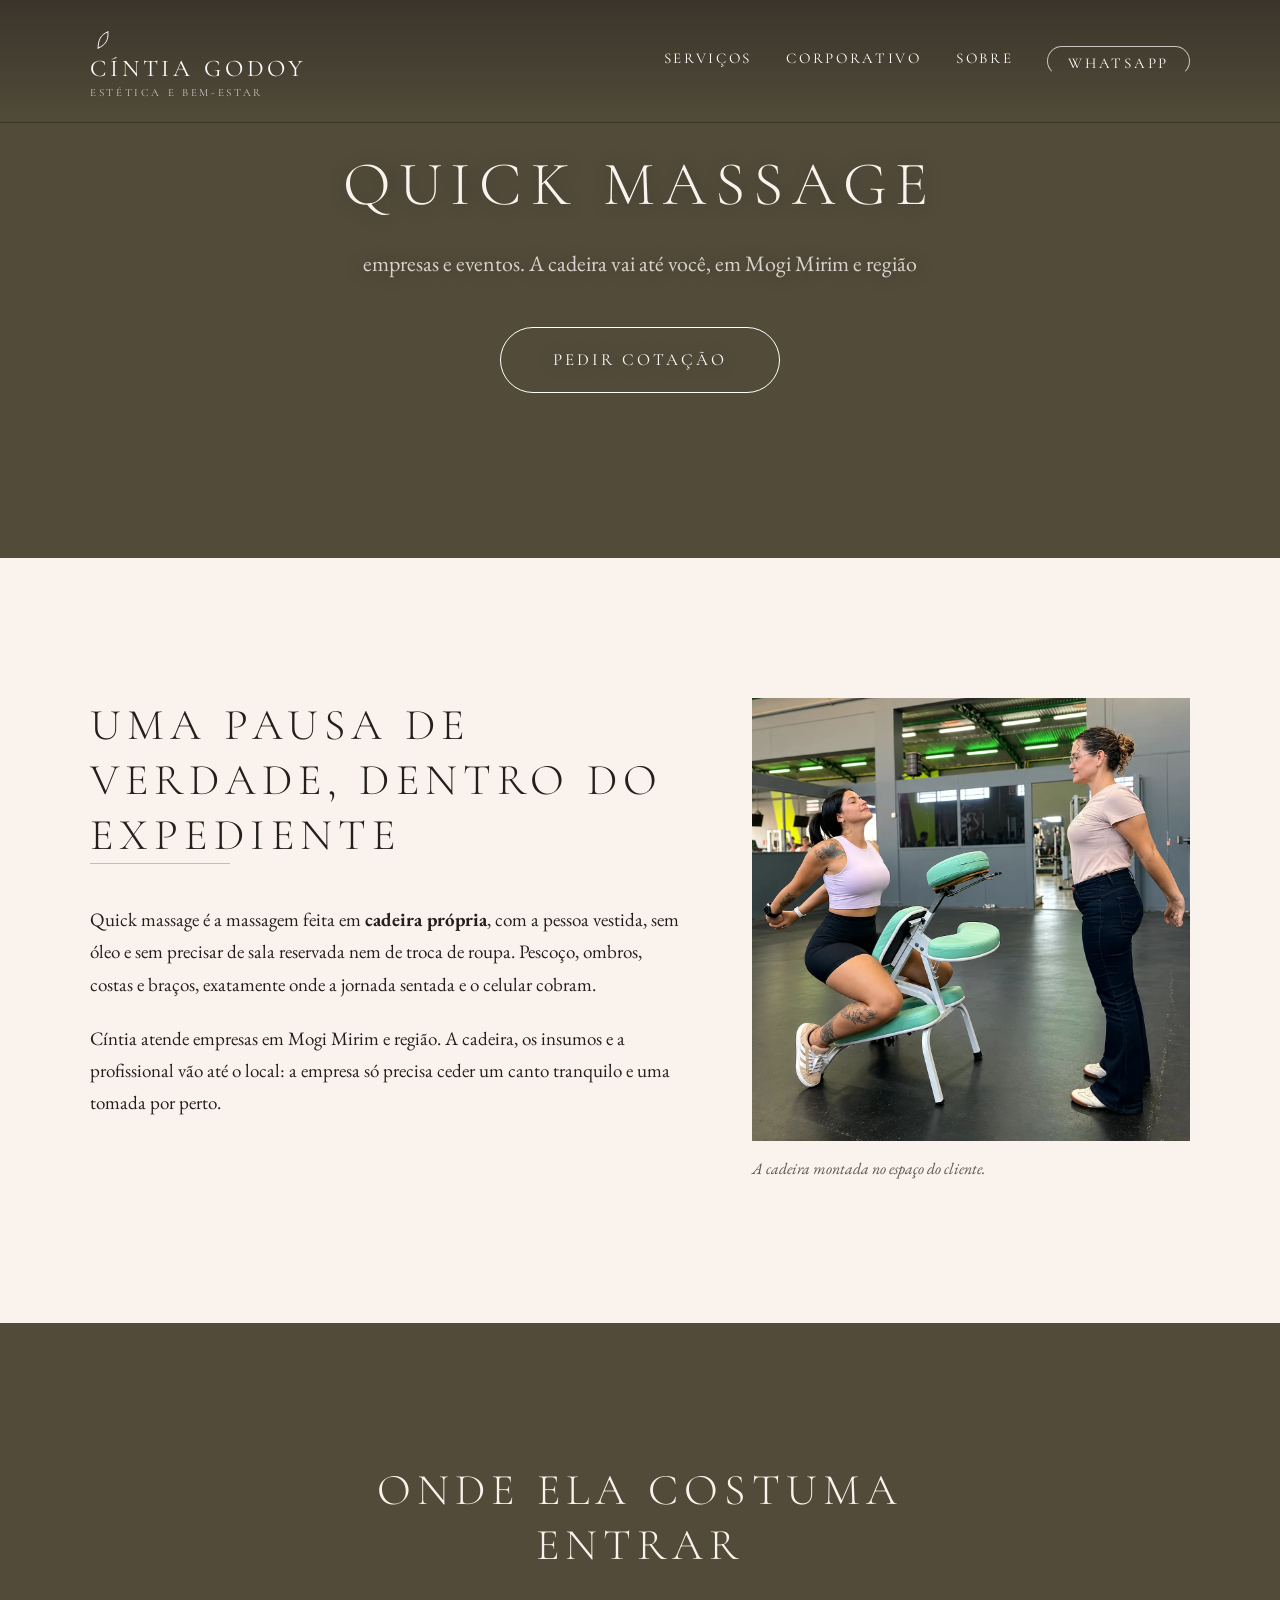
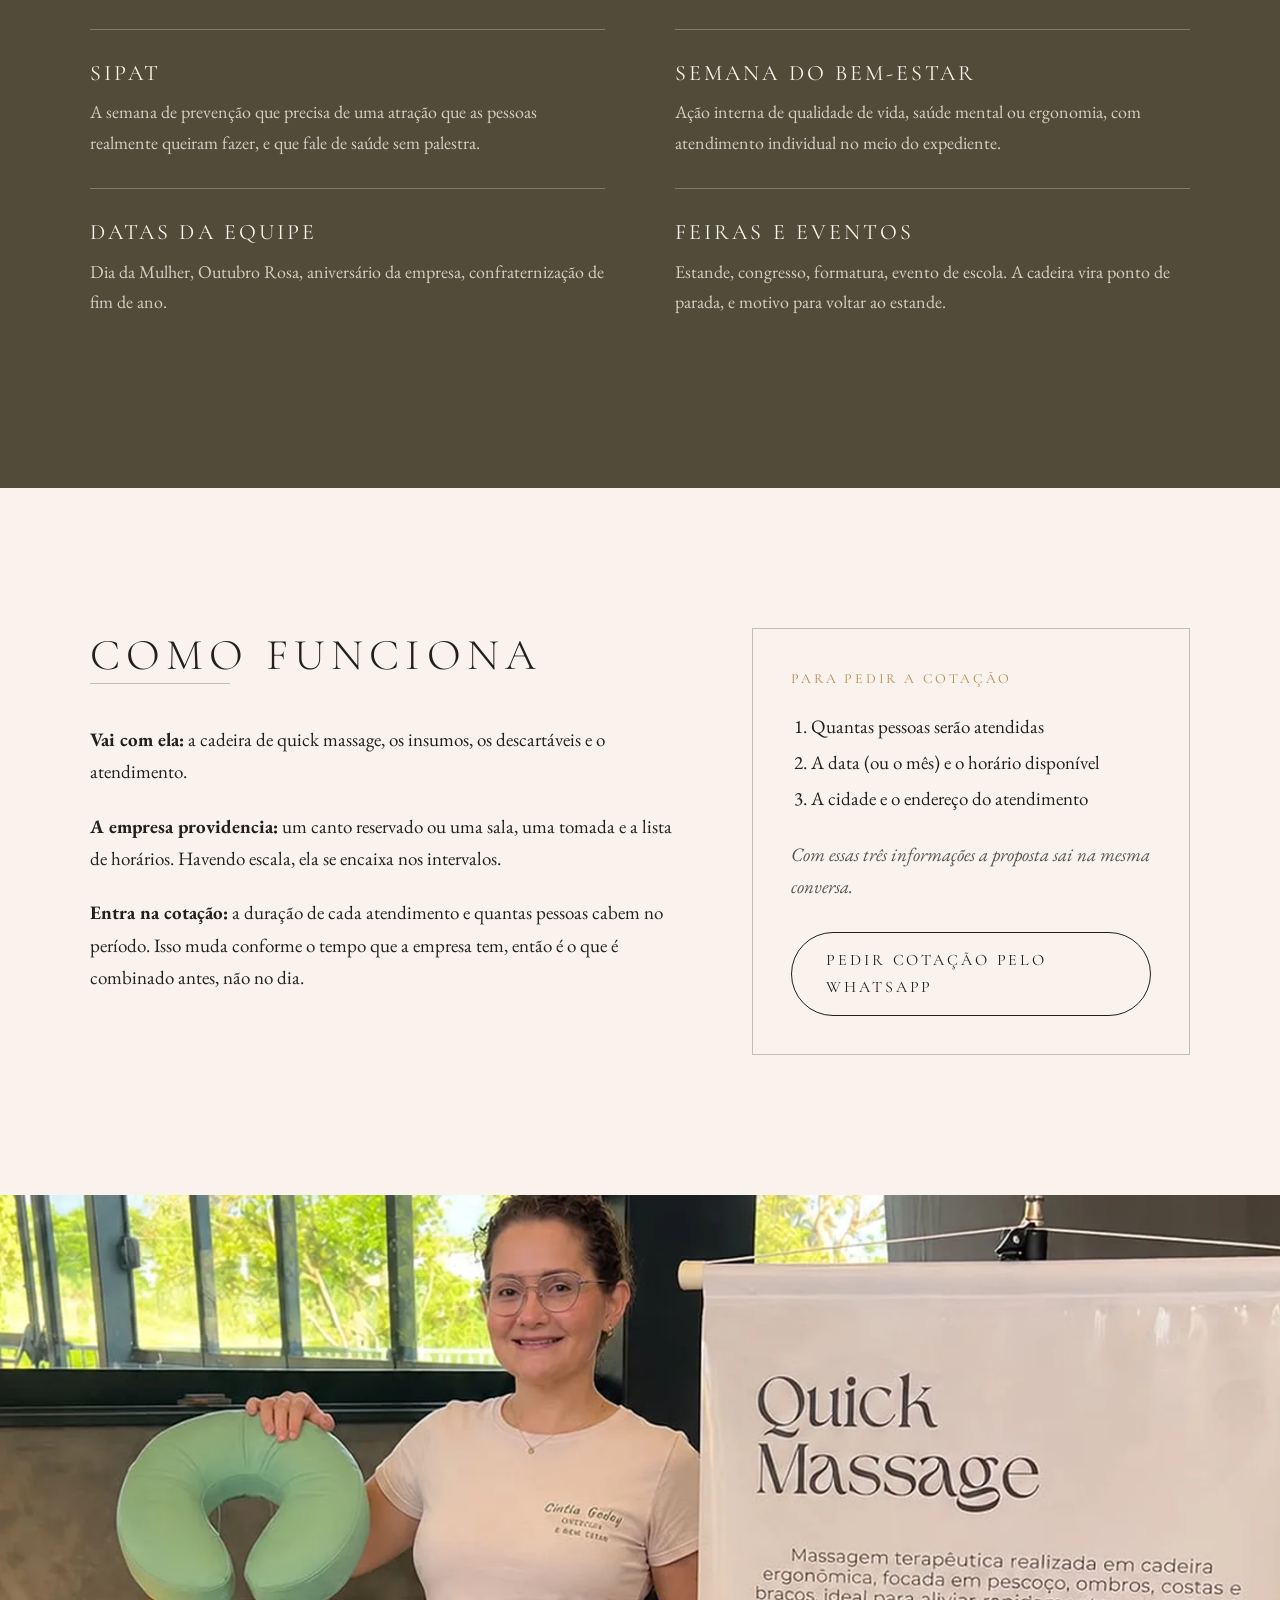
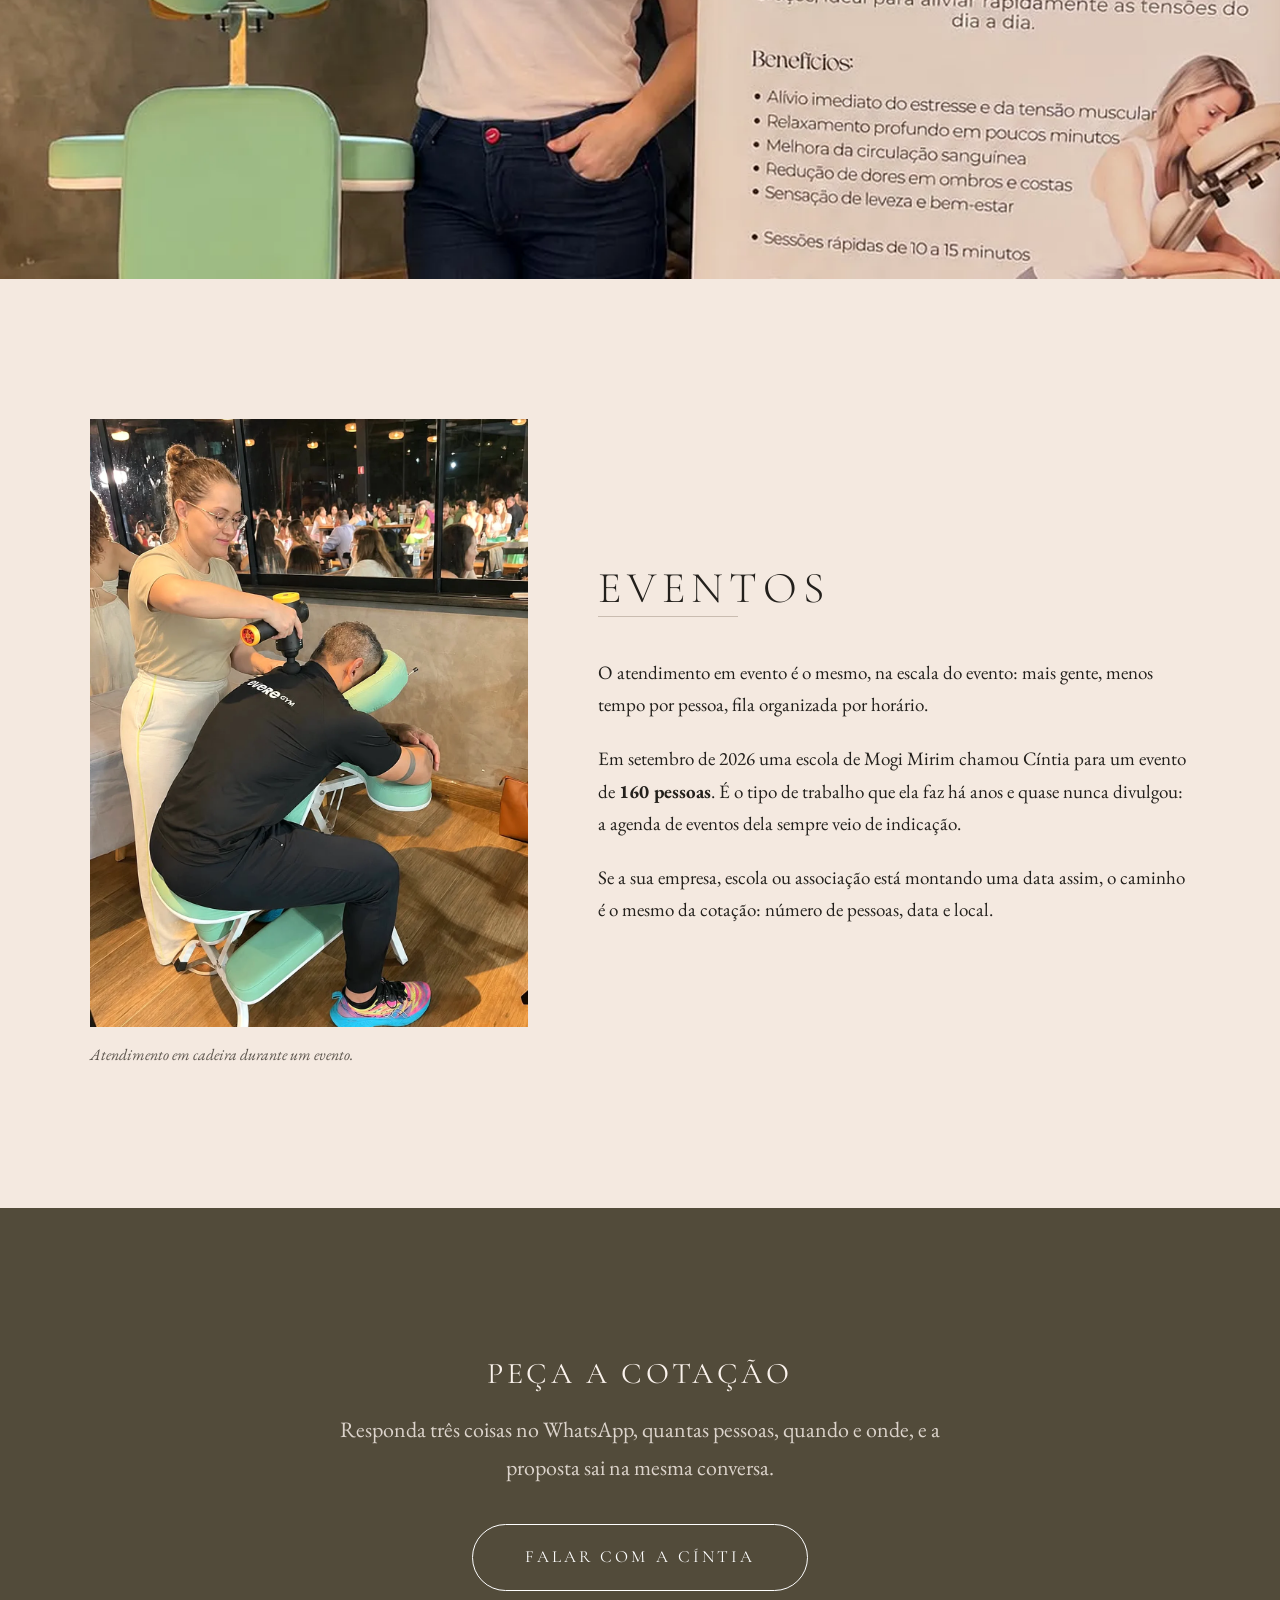
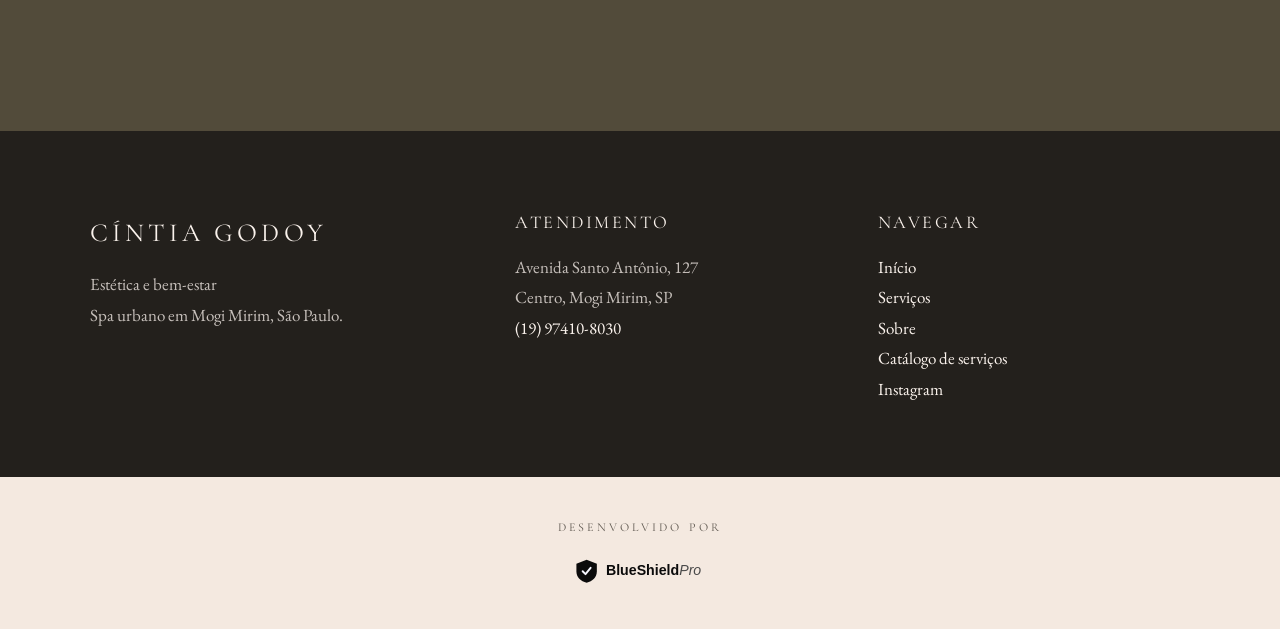
<file: empresas.html>
<!doctype html>
<html lang="pt-BR">
<head>
<meta charset="utf-8">
<meta name="robots" content="index, follow, max-image-preview:large, max-snippet:-1, max-video-preview:-1">
<meta name="viewport" content="width=device-width,initial-scale=1,viewport-fit=cover">
<title>Quick Massage em empresas e eventos · Cíntia Godoy | Mogi Mirim e região</title>
<meta name="description" content="Quick massage em cadeira, feita no local: SIPAT, semana do bem-estar, confraternização, feira e evento. Mogi Mirim e região. Peça a cotação pelo WhatsApp.">
<link rel="canonical" href="https://www.cintiagodoy.com.br/empresas.html">

<meta property="og:type" content="website">
<meta property="og:locale" content="pt_BR">
<meta property="og:title" content="Quick Massage em empresas e eventos · Cíntia Godoy">
<meta property="og:description" content="Atendimento em cadeira, feito no local, em Mogi Mirim e região.">
<meta property="og:url" content="https://www.cintiagodoy.com.br/empresas.html">
<meta property="og:image" content="https://www.cintiagodoy.com.br/assets/img/og.jpg?v=2">
<meta name="theme-color" content="#23201C">

<link rel="preconnect" href="https://fonts.googleapis.com">
<link rel="preconnect" href="https://fonts.gstatic.com" crossorigin>
<link href="https://fonts.googleapis.com/css2?family=Cormorant+Garamond:ital,wght@0,300;0,400;1,300;1,400&family=EB+Garamond:ital,wght@0,400;0,500;1,400&display=swap" rel="stylesheet">
<link rel="icon" href="/favicon.ico" sizes="any">
<link rel="icon" href="/favicon.svg" type="image/svg+xml">
<link rel="icon" href="/icone-48.png" type="image/png" sizes="48x48">
<link rel="icon" href="/icone-192.png" type="image/png" sizes="192x192">
<link rel="apple-touch-icon" href="/apple-touch-icon.png">
<link rel="stylesheet" href="assets/app.css?v=49">
<script>
(function(){var h=document.documentElement;if('IntersectionObserver'in window){h.className+=' js';
setTimeout(function(){if(h.dataset.revealOk!=='1')h.className=h.className.replace(' js','');},2500);}})();
</script>
<script src="assets/app.js?v=48" defer></script>

<script type="application/ld+json">
{
  "@context":"https://schema.org",
  "@type":"Service",
  "serviceType":"Quick massage corporativa e em eventos",
  "provider":{"@type":"HealthAndBeautyBusiness","name":"Cíntia Godoy Estética e Bem-Estar","telephone":"+5519974108030",
    "address":{"@type":"PostalAddress","streetAddress":"Avenida Santo Antônio, 127","addressLocality":"Mogi Mirim","addressRegion":"SP","addressCountry":"BR"}},
  "areaServed":"Mogi Mirim e região",
  "description":"Quick massage em cadeira, realizada no local da empresa ou do evento."
}
</script>
</head>
<body>

<a class="pular" href="#conteudo">Pular para o conteúdo</a>

<header class="topo">
  <div class="barra-topo">
    <a class="marca" href="index.html">
      <span class="marca-sim" aria-hidden="true"><svg viewBox="0 0 64 64" width="26" height="26"><g fill="none" stroke="currentColor" stroke-width="2.4" stroke-linecap="round"><path d="M20 52c0-20 6-33 24-40"/><path d="M44 12c2 20-5 32-24 40"/></g></svg></span>
      <b>Cíntia Godoy</b>
      <span>Estética e Bem-Estar</span>
    </a>
    <nav class="nav" aria-label="Principal">
      <a href="servicos.html">Serviços</a>
      <a href="empresas.html">Corporativo</a>
      <a class="some-no-mobile" href="sobre.html">Sobre</a>
      <a class="zap" href="https://wa.me/5519974108030?text=Oi%2C%20C%C3%ADntia%21%20Vim%20pelo%20site%20e%20quero%20uma%20cota%C3%A7%C3%A3o%20de%20quick%20massage." aria-label="Pedir cotação pelo WhatsApp">WhatsApp</a>
    </nav>
  </div>
</header>

<main id="conteudo">

  <!-- Capa sem foto: não existe registro dela atendendo em empresa que possa ser
       publicado, e o padrão proíbe foto de banco no lugar da prova. Resolvido com
       tipografia e cor, como manda a seção 2b do padrão visual. -->
  <section class="capa capa--solida">
    <div class="hero-in">
      <h1>Quick Massage</h1>
      <p class="hero-sub">empresas e eventos. A cadeira vai até você, em Mogi Mirim e região</p>
      <p class="hero-cta">
        <a class="pill pill--claro" href="https://wa.me/5519974108030?text=Oi%2C%20C%C3%ADntia%21%20Vim%20pelo%20site%20e%20quero%20uma%20cota%C3%A7%C3%A3o%20de%20quick%20massage.%20Somos%20%5Bquantas%20pessoas%5D%2C%20a%20data%20seria%20%5Bdia%5D%20e%20o%20local%20%C3%A9%20%5Bcidade%20e%20endere%C3%A7o%5D.">Pedir cotação</a>
      </p>
    </div>
  </section>

  <!-- O QUE É -->
  <section class="sec">
    <div class="wrap dupla reveal">
      <div>
        <h2>Uma pausa de verdade, dentro do expediente</h2>
        <hr class="regua" style="margin-left:0">
        <div class="prose">
          <p>Quick massage é a massagem feita em <strong>cadeira própria</strong>, com a pessoa
          vestida, sem óleo e sem precisar de sala reservada nem de troca de roupa. Pescoço,
          ombros, costas e braços, exatamente onde a jornada sentada e o celular cobram.</p>
          <p>Cíntia atende empresas em Mogi Mirim e região. A cadeira, os insumos e a
          profissional vão até o local: a empresa só precisa ceder um canto tranquilo e uma
          tomada por perto.</p>
        </div>
      </div>
      <figure>
        <picture>
          <source srcset="assets/img/corp-gym.webp?v=41" type="image/webp">
          <img src="assets/img/corp-gym.jpg?v=41" width="1300" height="1317" loading="lazy"
               alt="Cíntia Godoy conduzindo um alongamento na cadeira de quick massage dentro de uma academia">
        </picture>
        <figcaption>A cadeira montada no espaço do cliente.</figcaption>
      </figure>
    </div>
  </section>

  <!-- ONDE ENTRA -->
  <section class="sec sec--olive">
    <div class="wrap reveal">
      <div class="centro" style="margin-bottom:56px">
        <h2>Onde ela costuma entrar</h2>
      </div>
      <div class="ocasioes">
        <div><h3>SIPAT</h3><p>A semana de prevenção que precisa de uma atração que as pessoas
        realmente queiram fazer, e que fale de saúde sem palestra.</p></div>
        <div><h3>Semana do bem-estar</h3><p>Ação interna de qualidade de vida, saúde mental
        ou ergonomia, com atendimento individual no meio do expediente.</p></div>
        <div><h3>Datas da equipe</h3><p>Dia da Mulher, Outubro Rosa, aniversário da empresa,
        confraternização de fim de ano.</p></div>
        <div><h3>Feiras e eventos</h3><p>Estande, congresso, formatura, evento de escola.
        A cadeira vira ponto de parada, e motivo para voltar ao estande.</p></div>
      </div>
    </div>
  </section>

  <!-- COMO FUNCIONA -->
  <section class="sec">
    <div class="wrap dupla reveal">
      <div>
        <h2>Como funciona</h2>
        <hr class="regua" style="margin-left:0">
        <div class="prose">
          <p><strong>Vai com ela:</strong> a cadeira de quick massage, os insumos, os
          descartáveis e o atendimento.</p>
          <p><strong>A empresa providencia:</strong> um canto reservado ou uma sala, uma
          tomada e a lista de horários. Havendo escala, ela se encaixa nos intervalos.</p>
          <p><strong>Entra na cotação:</strong> a duração de cada atendimento e quantas
          pessoas cabem no período. Isso muda conforme o tempo que a empresa tem, então é o
          que é combinado antes, não no dia.</p>
        </div>
      </div>
      <div class="ficha">
        <span class="rotulo">Para pedir a cotação</span>
        <ol>
          <li>Quantas pessoas serão atendidas</li>
          <li>A data (ou o mês) e o horário disponível</li>
          <li>A cidade e o endereço do atendimento</li>
        </ol>
        <p class="ficha-nota">Com essas três informações a proposta sai na mesma conversa.</p>
        <a class="pill pill--mini" href="https://wa.me/5519974108030?text=Oi%2C%20C%C3%ADntia%21%20Vim%20pelo%20site%20e%20quero%20uma%20cota%C3%A7%C3%A3o%20de%20quick%20massage.%20Somos%20%5Bquantas%20pessoas%5D%2C%20a%20data%20seria%20%5Bdia%5D%20e%20o%20local%20%C3%A9%20%5Bcidade%20e%20endere%C3%A7o%5D.">Pedir cotação pelo WhatsApp</a>
      </div>
    </div>
  </section>

  <!-- BANNER -->
  <section class="banner banner--curto banner--limpa">
    <picture>
      <source media="(max-width:860px)" srcset="assets/img/quick-cadeira-p.webp?v=35" type="image/webp">
      <source media="(max-width:860px)" srcset="assets/img/quick-cadeira-p.jpg?v=35">
      <source srcset="assets/img/quick-cadeira.webp?v=36" type="image/webp">
      <img src="assets/img/quick-cadeira.jpg?v=36" width="1600" height="762" loading="lazy"
           alt="Cíntia Godoy ao lado da cadeira de quick massage e do banner do serviço">
    </picture>
  </section>

  <!-- EVENTOS -->
  <section class="sec sec--alt">
    <div class="wrap dupla dupla--inversa reveal">
      <div>
        <h2>Eventos</h2>
        <hr class="regua" style="margin-left:0">
        <div class="prose">
          <p>O atendimento em evento é o mesmo, na escala do evento: mais gente, menos tempo
          por pessoa, fila organizada por horário.</p>
          <p>Em setembro de 2026 uma escola de Mogi Mirim chamou Cíntia para um evento de
          <strong>160 pessoas</strong>. É o tipo de trabalho que ela faz há anos e quase nunca
          divulgou: a agenda de eventos dela sempre veio de indicação.</p>
          <p>Se a sua empresa, escola ou associação está montando uma data assim, o caminho é o
          mesmo da cotação: número de pessoas, data e local.</p>
        </div>
      </div>
      <figure>
        <picture>
          <source srcset="assets/img/corp-evento.webp?v=44" type="image/webp">
          <img src="assets/img/corp-evento.jpg?v=44" width="1200" height="1667" loading="lazy"
               alt="Cíntia Godoy atendendo em cadeira durante um evento">
        </picture>
        <figcaption>Atendimento em cadeira durante um evento.</figcaption>
      </figure>
    </div>
  </section>

  <!-- FECHAMENTO -->
  <section class="sec sec--olive">
    <div class="wrap insta reveal">
      <span class="arroba">Peça a cotação</span>
      <p>Responda três coisas no WhatsApp, quantas pessoas, quando e onde, e a proposta
      sai na mesma conversa.</p>
      <a class="pill pill--claro" href="https://wa.me/5519974108030?text=Oi%2C%20C%C3%ADntia%21%20Vim%20pelo%20site%20e%20quero%20uma%20cota%C3%A7%C3%A3o%20de%20quick%20massage.%20Somos%20%5Bquantas%20pessoas%5D%2C%20a%20data%20seria%20%5Bdia%5D%20e%20o%20local%20%C3%A9%20%5Bcidade%20e%20endere%C3%A7o%5D.">Falar com a Cíntia</a>
    </div>
  </section>

</main>

<footer class="rodape">
  <div class="wrap rodape-grade">
    <div>
      <span class="marca-pe">Cíntia Godoy</span>
      <p>Estética e bem-estar<br>Spa urbano em Mogi Mirim, São Paulo.</p>
    </div>
    <div>
      <h3>Atendimento</h3>
      <ul>
        <li>Avenida Santo Antônio, 127</li>
        <li>Centro, Mogi Mirim, SP</li>
        <li><a href="https://wa.me/5519974108030?text=Oi%2C%20C%C3%ADntia%21%20Vim%20pelo%20site%20e%20quero%20agendar%20um%20hor%C3%A1rio.">(19) 97410-8030</a></li>
      </ul>
    </div>
    <div>
      <h3>Navegar</h3>
      <ul>
        <li><a href="index.html">Início</a></li>
        <li><a href="servicos.html">Serviços</a></li>
        <li><a href="sobre.html">Sobre</a></li>
        <li><a href="catalogo.html">Catálogo de serviços</a></li>
        <li><a href="https://www.instagram.com/cintiagodoyestetica/" target="_blank" rel="noopener">Instagram</a></li>
      </ul>
    </div>
  </div>
</footer>

<div class="assina">
  <a href="https://blueshieldpro.com.br/" target="_blank" rel="noopener"
     aria-label="Site desenvolvido por BlueShieldPro, abre em uma nova aba">
    <span>Desenvolvido por</span>
    <img src="assets/marca/blueshieldpro.svg?v=2" alt="BlueShieldPro" width="236" height="56">
  </a>
</div>

</body>
</html>
</file>
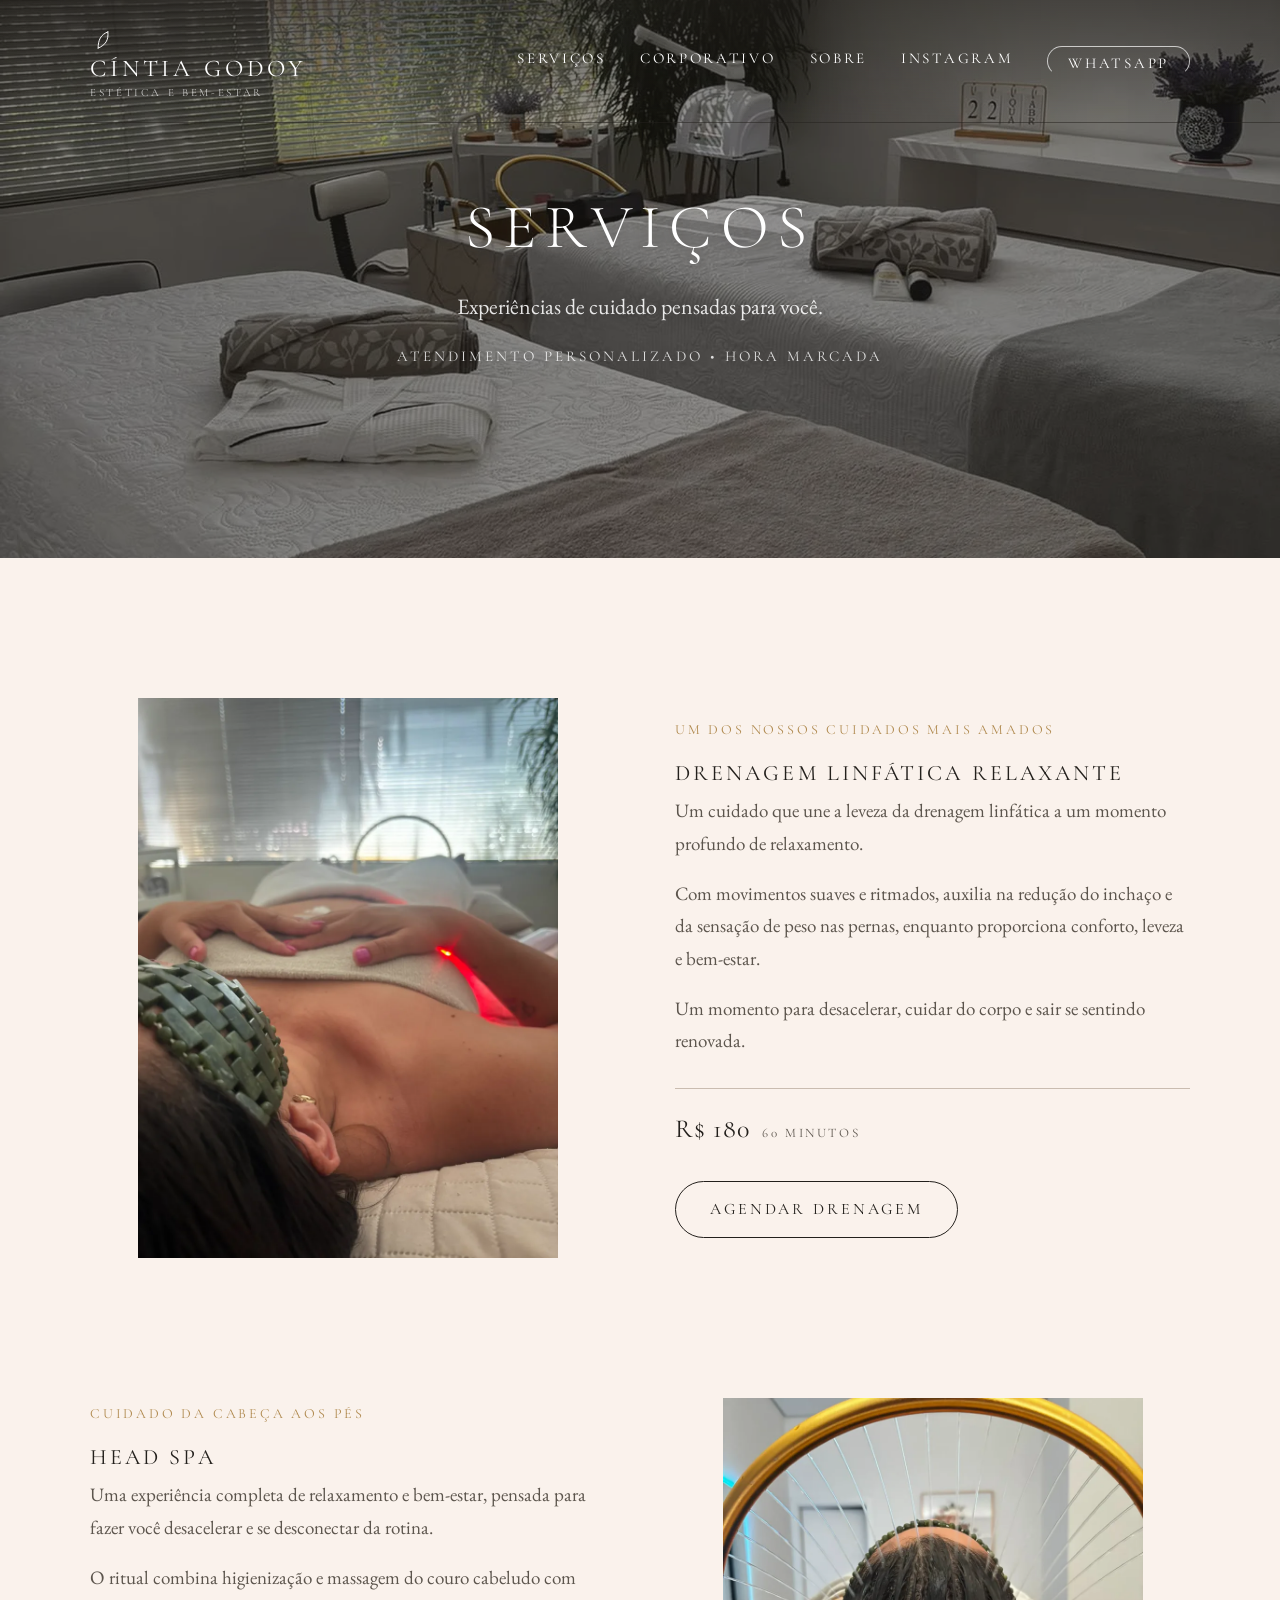
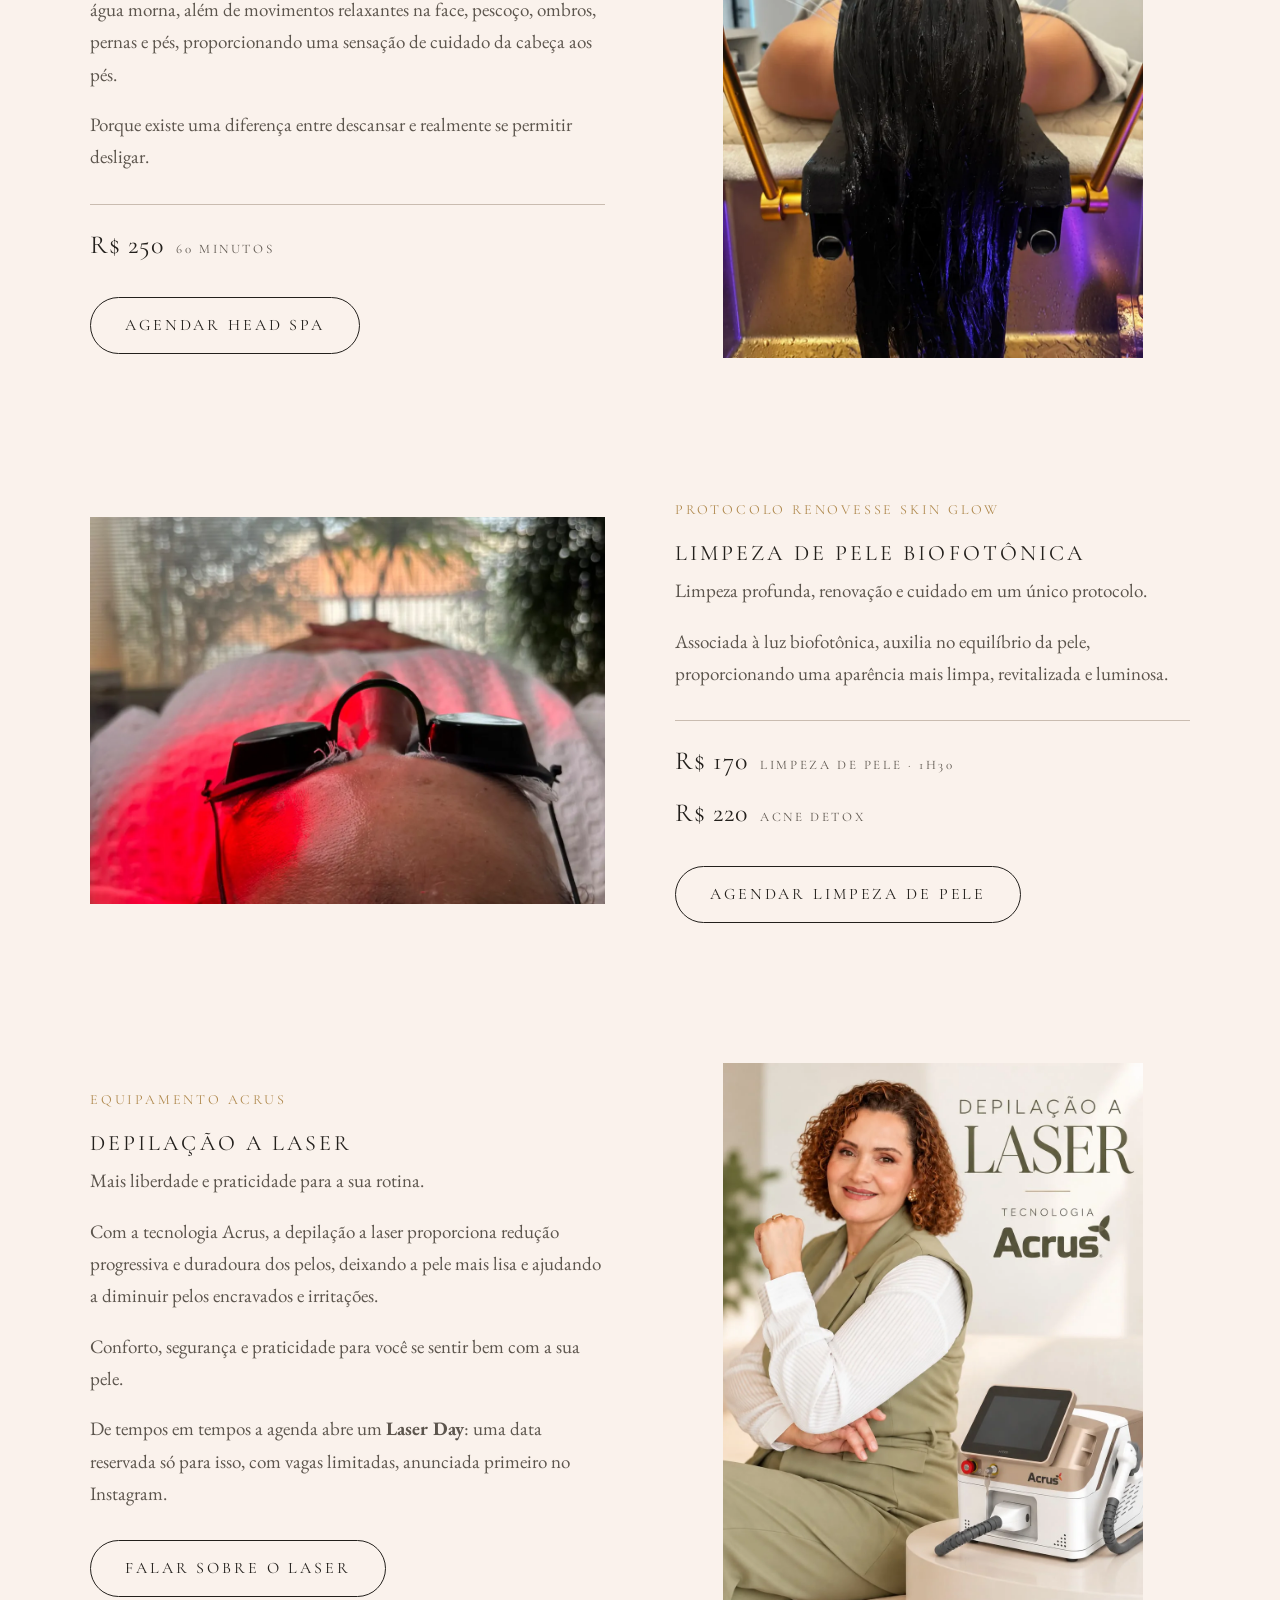
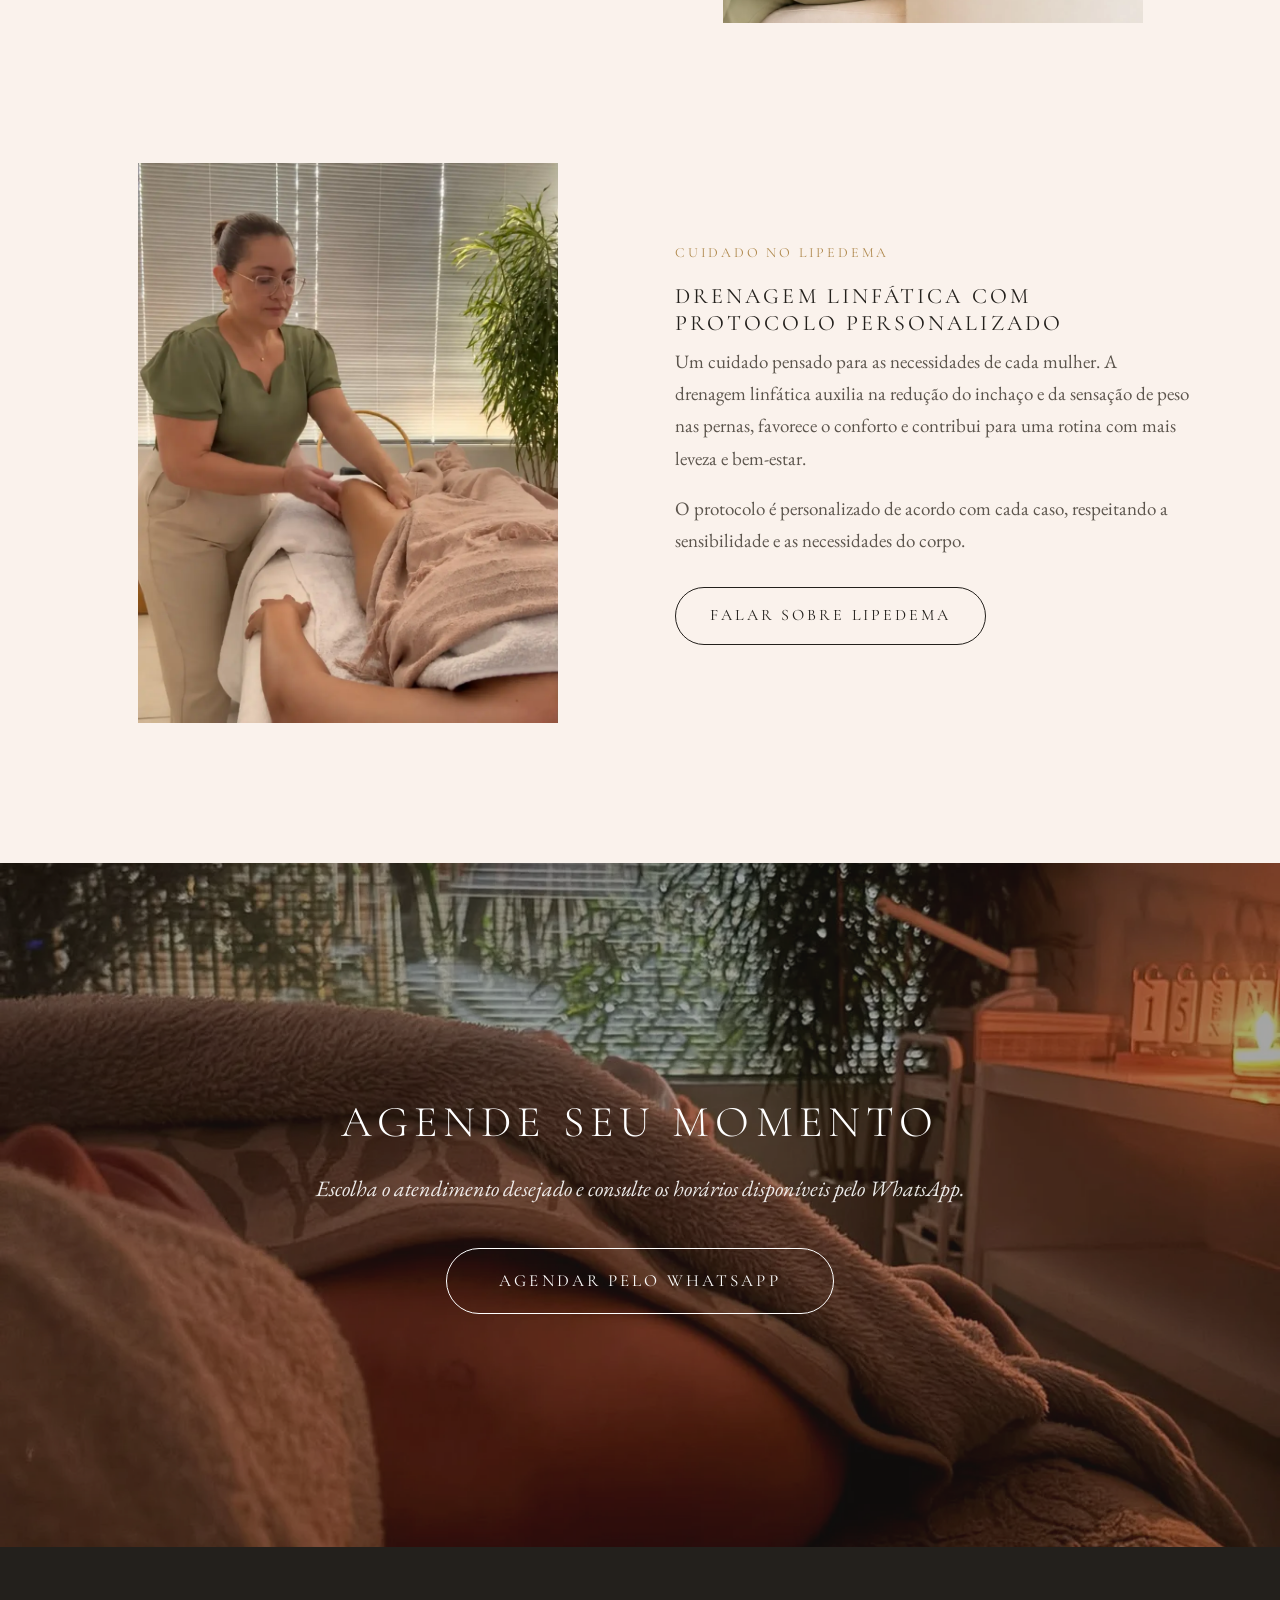
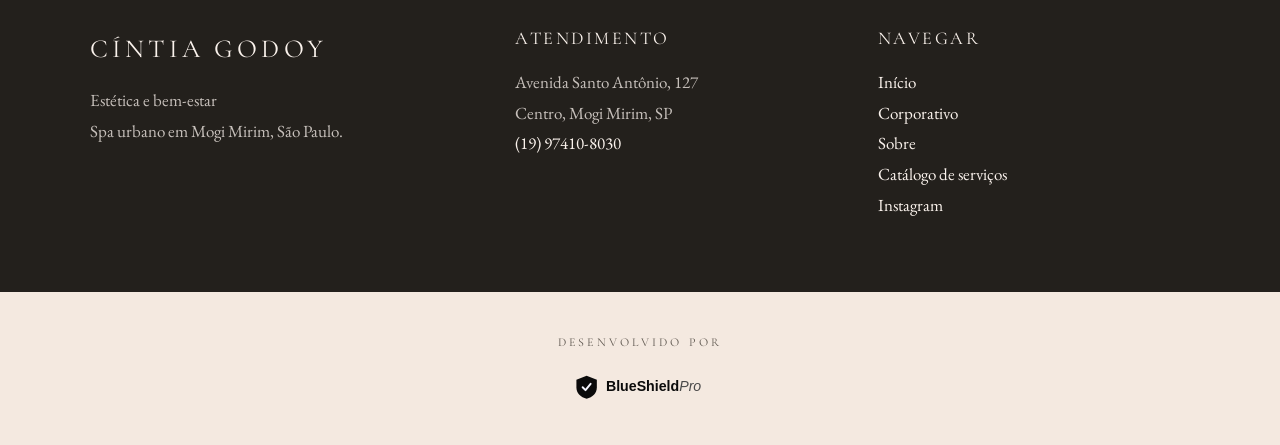
<file: servicos.html>
<!doctype html>
<html lang="pt-BR">
<head>
<meta charset="utf-8">
<meta name="robots" content="index, follow, max-image-preview:large, max-snippet:-1, max-video-preview:-1">
<meta name="viewport" content="width=device-width,initial-scale=1,viewport-fit=cover">
<title>Serviços · Cíntia Godoy Estética e Bem-Estar | Mogi Mirim</title>
<meta name="description" content="Drenagem linfática relaxante, head spa, limpeza de pele biofotônica, depilação a laser e cuidado no lipedema, em Mogi Mirim. Agendamento pelo WhatsApp.">
<link rel="canonical" href="https://www.cintiagodoy.com.br/servicos.html">

<meta property="og:type" content="website">
<meta property="og:locale" content="pt_BR">
<meta property="og:title" content="Serviços · Cíntia Godoy Estética e Bem-Estar">
<meta property="og:description" content="Cinco atendimentos com hora marcada, em Mogi Mirim.">
<meta property="og:url" content="https://www.cintiagodoy.com.br/servicos.html">
<meta property="og:image" content="https://www.cintiagodoy.com.br/assets/img/og.jpg?v=2">
<meta name="theme-color" content="#23201C">

<link rel="preconnect" href="https://fonts.googleapis.com">
<link rel="preconnect" href="https://fonts.gstatic.com" crossorigin>
<link href="https://fonts.googleapis.com/css2?family=Cormorant+Garamond:ital,wght@0,300;0,400;1,300;1,400&family=EB+Garamond:ital,wght@0,400;0,500;1,400&display=swap" rel="stylesheet">
<link rel="icon" href="/favicon.ico" sizes="any">
<link rel="icon" href="/favicon.svg" type="image/svg+xml">
<link rel="icon" href="/icone-48.png" type="image/png" sizes="48x48">
<link rel="icon" href="/icone-192.png" type="image/png" sizes="192x192">
<link rel="apple-touch-icon" href="/apple-touch-icon.png">
<link rel="stylesheet" href="assets/app.css?v=49">
<script>
(function(){var h=document.documentElement;if('IntersectionObserver'in window){h.className+=' js';
setTimeout(function(){if(h.dataset.revealOk!=='1')h.className=h.className.replace(' js','');},2500);}})();
</script>
<script src="assets/app.js?v=48" defer></script>
<script type="application/ld+json">
{
  "@context": "https://schema.org",
  "@type": "BreadcrumbList",
  "itemListElement": [
    {
      "@type": "ListItem",
      "position": 1,
      "name": "Início",
      "item": "https://www.cintiagodoy.com.br/"
    },
    {
      "@type": "ListItem",
      "position": 2,
      "name": "Serviços",
      "item": "https://www.cintiagodoy.com.br/servicos.html"
    }
  ]
}
</script>
<script type="application/ld+json">
{
  "@context": "https://schema.org",
  "@type": "ItemList",
  "name": "Atendimentos de Cíntia Godoy Estética e Bem-Estar",
  "itemListElement": [
    {
      "@type": "ListItem",
      "position": 1,
      "item": {
        "@type": "Service",
        "name": "Drenagem linfática relaxante",
        "serviceType": "Drenagem linfática",
        "url": "https://www.cintiagodoy.com.br/servicos.html#drenagem",
        "provider": {
          "@id": "https://www.cintiagodoy.com.br/#negocio"
        },
        "areaServed": {
          "@type": "City",
          "name": "Mogi Mirim"
        },
        "offers": {
          "@type": "Offer",
          "price": "180",
          "priceCurrency": "BRL"
        }
      }
    },
    {
      "@type": "ListItem",
      "position": 2,
      "item": {
        "@type": "Service",
        "name": "Head spa",
        "serviceType": "Head spa",
        "url": "https://www.cintiagodoy.com.br/servicos.html#head-spa",
        "provider": {
          "@id": "https://www.cintiagodoy.com.br/#negocio"
        },
        "areaServed": {
          "@type": "City",
          "name": "Mogi Mirim"
        },
        "offers": {
          "@type": "Offer",
          "price": "250",
          "priceCurrency": "BRL"
        }
      }
    },
    {
      "@type": "ListItem",
      "position": 3,
      "item": {
        "@type": "Service",
        "name": "Limpeza de pele biofotônica",
        "serviceType": "Limpeza de pele",
        "url": "https://www.cintiagodoy.com.br/servicos.html#limpeza-de-pele",
        "provider": {
          "@id": "https://www.cintiagodoy.com.br/#negocio"
        },
        "areaServed": {
          "@type": "City",
          "name": "Mogi Mirim"
        },
        "offers": {
          "@type": "Offer",
          "price": "170",
          "priceCurrency": "BRL"
        }
      }
    },
    {
      "@type": "ListItem",
      "position": 4,
      "item": {
        "@type": "Service",
        "name": "Depilação a laser",
        "serviceType": "Depilação a laser",
        "url": "https://www.cintiagodoy.com.br/servicos.html#laser",
        "provider": {
          "@id": "https://www.cintiagodoy.com.br/#negocio"
        },
        "areaServed": {
          "@type": "City",
          "name": "Mogi Mirim"
        }
      }
    },
    {
      "@type": "ListItem",
      "position": 5,
      "item": {
        "@type": "Service",
        "name": "Drenagem linfática com protocolo personalizado para lipedema",
        "serviceType": "Cuidado no lipedema",
        "url": "https://www.cintiagodoy.com.br/servicos.html#lipedema",
        "provider": {
          "@id": "https://www.cintiagodoy.com.br/#negocio"
        },
        "areaServed": {
          "@type": "City",
          "name": "Mogi Mirim"
        }
      }
    }
  ]
}
</script>
</head>
<body>

<a class="pular" href="#conteudo">Pular para o conteúdo</a>

<header class="topo">
  <div class="barra-topo">
    <a class="marca" href="index.html">
      <span class="marca-sim" aria-hidden="true"><svg viewBox="0 0 64 64" width="26" height="26"><g fill="none" stroke="currentColor" stroke-width="2.4" stroke-linecap="round"><path d="M20 52c0-20 6-33 24-40"/><path d="M44 12c2 20-5 32-24 40"/></g></svg></span>
      <b>Cíntia Godoy</b>
      <span>Estética e Bem-Estar</span>
    </a>
    <nav class="nav" aria-label="Principal">
      <a href="servicos.html">Serviços</a>
      <a href="empresas.html">Corporativo</a>
      <a class="some-no-mobile" href="sobre.html">Sobre</a>
      <a class="some-no-mobile" href="https://www.instagram.com/cintiagodoyestetica/" target="_blank" rel="noopener">Instagram</a>
      <a class="zap" href="https://wa.me/5519974108030?text=Oi%2C%20C%C3%ADntia%21%20Vim%20pelo%20site%20e%20quero%20agendar%20um%20hor%C3%A1rio." aria-label="Agendar pelo WhatsApp">WhatsApp</a>
    </nav>
  </div>
</header>

<main id="conteudo">

  <section class="capa">
    <picture>
      <source media="(max-width:860px)" srcset="assets/img/hero-p.webp?v=26" type="image/webp">
      <source media="(max-width:860px)" srcset="assets/img/hero-p.jpg?v=26">
      <source srcset="assets/img/hero.webp?v=26" type="image/webp">
      <img src="assets/img/hero.jpg?v=26" width="1800" height="1012" fetchpriority="high"
           alt="Sala de atendimento com as macas preparadas, roupões dobrados e a janela aberta">
    </picture>
    <div class="hero-in">
      <h1>Serviços</h1>
      <p class="hero-sub">Experiências de cuidado pensadas para você.</p>
      <p class="hero-meta">Atendimento personalizado &bull; Hora marcada</p>
    </div>
  </section>

  <section class="sec">
    <div class="wrap">

      <article class="servico reveal" id="drenagem">
        <div class="servico-foto servico-foto--alta">
          <picture>
            <source srcset="assets/img/serv-drenagem.webp?v=30" type="image/webp">
            <img src="assets/img/serv-drenagem.jpg?v=30" width="900" height="1200" loading="lazy"
                 alt="Atendimento de drenagem, com as mãos sobre o colo e a luz do laser">
          </picture>
        </div>
        <div class="servico-txt">
          <span class="tag">Um dos nossos cuidados mais amados</span>
          <h3>Drenagem linfática relaxante</h3>
          <p>Um cuidado que une a leveza da drenagem linfática a um momento profundo de
          relaxamento.</p>
          <p>Com movimentos suaves e ritmados, auxilia na redução do inchaço e da sensação
          de peso nas pernas, enquanto proporciona conforto, leveza e bem-estar.</p>
          <p>Um momento para desacelerar, cuidar do corpo e sair se sentindo renovada.</p>
        <div class="valor">
          <p class="linha"><b>R$ 180</b> <span>60 minutos</span></p>
        </div>
          <a class="pill pill--mini" href="https://wa.me/5519974108030?text=Oi%2C%20C%C3%ADntia%21%20Vim%20pelo%20site.%20Quero%20agendar%20uma%20drenagem%20linf%C3%A1tica%20relaxante.">Agendar drenagem</a>
        </div>
      </article>

      <article class="servico servico--inverso reveal" id="head-spa">
        <div class="servico-foto servico-foto--alta">
          <picture>
            <source srcset="assets/img/serv-headspa.webp?v=26" type="image/webp">
            <img src="assets/img/serv-headspa.jpg?v=26" width="900" height="1200" loading="lazy"
                 alt="Cascata de água morna sobre o cabelo, na cuba dourada do head spa">
          </picture>
        </div>
        <div class="servico-txt">
          <span class="tag">Cuidado da cabeça aos pés</span>
          <h3>Head spa</h3>
          <p>Uma experiência completa de relaxamento e bem-estar, pensada para fazer você
          desacelerar e se desconectar da rotina.</p>
          <p>O ritual combina higienização e massagem do couro cabeludo com água morna, além
          de movimentos relaxantes na face, pescoço, ombros, pernas e pés, proporcionando uma
          sensação de cuidado da cabeça aos pés.</p>
          <p>Porque existe uma diferença entre descansar e realmente se permitir desligar.</p>
        <div class="valor">
          <p class="linha"><b>R$ 250</b> <span>60 minutos</span></p>
        </div>
          <a class="pill pill--mini" href="https://wa.me/5519974108030?text=Oi%2C%20C%C3%ADntia%21%20Vim%20pelo%20site.%20Quero%20agendar%20um%20Head%20Spa.">Agendar head spa</a>
        </div>
      </article>

      <article class="servico reveal" id="limpeza-de-pele">
        <div class="servico-foto servico-foto--larga">
          <picture>
            <source srcset="assets/img/serv-pele.webp?v=23" type="image/webp">
            <img src="assets/img/serv-pele.jpg?v=23" width="1200" height="900" loading="lazy"
                 alt="Atendimento com luz vermelha e óculos de proteção">
          </picture>
        </div>
        <div class="servico-txt">
          <span class="tag">Protocolo RenoveSSe Skin Glow</span>
          <h3>Limpeza de pele biofotônica</h3>
          <p>Limpeza profunda, renovação e cuidado em um único protocolo.</p>
          <p>Associada à luz biofotônica, auxilia no equilíbrio da pele, proporcionando uma
          aparência mais limpa, revitalizada e luminosa.</p>
        <div class="valor">
          <p class="linha"><b>R$ 170</b> <span>limpeza de pele · 1h30</span></p>
          <p class="linha"><b>R$ 220</b> <span>acne detox</span></p>
        </div>
          <a class="pill pill--mini" href="https://wa.me/5519974108030?text=Oi%2C%20C%C3%ADntia%21%20Vim%20pelo%20site.%20Quero%20agendar%20a%20limpeza%20de%20pele%20RenoveSSe%20Skin%20Glow.">Agendar limpeza de pele</a>
        </div>
      </article>

      <article class="servico servico--inverso reveal" id="laser">
        <div class="servico-foto servico-foto--alta servico-foto--arte">
          <picture>
            <source srcset="assets/img/serv-laser.webp?v=33" type="image/webp">
            <img src="assets/img/serv-laser.jpg?v=33" width="1024" height="1364" loading="lazy"
                 alt="Cíntia Godoy sentada ao lado do equipamento de depilação a laser Acrus">
          </picture>
        </div>
        <div class="servico-txt">
          <span class="tag">Equipamento Acrus</span>
          <h3>Depilação a Laser</h3>
          <p>Mais liberdade e praticidade para a sua rotina.</p>
          <p>Com a tecnologia Acrus, a depilação a laser proporciona redução progressiva e
          duradoura dos pelos, deixando a pele mais lisa e ajudando a diminuir pelos encravados
          e irritações.</p>
          <p>Conforto, segurança e praticidade para você se sentir bem com a sua pele.</p>
          <p>De tempos em tempos a agenda abre um <strong>Laser Day</strong>: uma data reservada só
          para isso, com vagas limitadas, anunciada primeiro no Instagram.</p>
          <a class="pill pill--mini" href="https://wa.me/5519974108030?text=Oi%2C%20C%C3%ADntia%21%20Vim%20pelo%20site.%20Quero%20saber%20sobre%20a%20depila%C3%A7%C3%A3o%20a%20laser%20e%20o%20pr%C3%B3ximo%20Laser%20Day.">Falar sobre o laser</a>
        </div>
      </article>

      <article class="servico reveal" id="lipedema">
        <div class="servico-foto servico-foto--alta">
          <picture>
            <source srcset="assets/img/serv-lipedema.webp?v=35" type="image/webp">
            <img src="assets/img/serv-lipedema.jpg?v=35" width="900" height="1200" loading="lazy"
                 alt="Cíntia Godoy fazendo drenagem linfática na perna de uma cliente deitada na maca">
          </picture>
        </div>
        <div class="servico-txt">
          <span class="tag">Cuidado no lipedema</span>
          <h3>Drenagem linfática com protocolo personalizado</h3>
          <p>Um cuidado pensado para as necessidades de cada mulher. A drenagem linfática
          auxilia na redução do inchaço e da sensação de peso nas pernas, favorece o conforto e
          contribui para uma rotina com mais leveza e bem-estar.</p>
          <p>O protocolo é personalizado de acordo com cada caso, respeitando a sensibilidade
          e as necessidades do corpo.</p>
          <a class="pill pill--mini" href="https://wa.me/5519974108030?text=Oi%2C%20C%C3%ADntia%21%20Vim%20pelo%20site.%20Quero%20saber%20sobre%20massoterapia%20e%20o%20cuidado%20no%20lipedema.">Falar sobre lipedema</a>
        </div>
      </article>

    </div>
  </section>

  <section class="banner banner--curto banner--foco-alto">
    <picture>
      <source media="(max-width:860px)" srcset="assets/img/banner3-p.webp?v=33" type="image/webp">
      <source media="(max-width:860px)" srcset="assets/img/banner3-p.jpg?v=33">
      <source srcset="assets/img/banner3.webp?v=33" type="image/webp">
      <img src="assets/img/banner3.jpg?v=33" width="1600" height="1067" loading="lazy"
           alt="Cliente deitada na maca, coberta por toalhas, com a janela e as plantas ao fundo">
    </picture>
    <div class="banner-in">
      <h2>Agende seu momento</h2>
      <p>Escolha o atendimento desejado e consulte os horários disponíveis pelo WhatsApp.</p>
      <a class="pill pill--claro" href="https://wa.me/5519974108030?text=Oi%2C%20C%C3%ADntia%21%20Vim%20pelo%20site%20e%20quero%20agendar%20um%20hor%C3%A1rio.">Agendar pelo WhatsApp</a>
    </div>
  </section>

</main>

<footer class="rodape">
  <div class="wrap rodape-grade">
    <div>
      <span class="marca-pe">Cíntia Godoy</span>
      <p>Estética e bem-estar<br>Spa urbano em Mogi Mirim, São Paulo.</p>
    </div>
    <div>
      <h3>Atendimento</h3>
      <ul>
        <li>Avenida Santo Antônio, 127</li>
        <li>Centro, Mogi Mirim, SP</li>
        <li><a href="https://wa.me/5519974108030?text=Oi%2C%20C%C3%ADntia%21%20Vim%20pelo%20site%20e%20quero%20agendar%20um%20hor%C3%A1rio.">(19) 97410-8030</a></li>
      </ul>
    </div>
    <div>
      <h3>Navegar</h3>
      <ul>
        <li><a href="index.html">Início</a></li>
        <li><a href="empresas.html">Corporativo</a></li>
        <li><a href="sobre.html">Sobre</a></li>
        <li><a href="catalogo.html">Catálogo de serviços</a></li>
        <li><a href="https://www.instagram.com/cintiagodoyestetica/" target="_blank" rel="noopener">Instagram</a></li>
      </ul>
    </div>
  </div>
</footer>

<div class="assina">
  <a href="https://blueshieldpro.com.br/" target="_blank" rel="noopener"
     aria-label="Site desenvolvido por BlueShieldPro, abre em uma nova aba">
    <span>Desenvolvido por</span>
    <img src="assets/marca/blueshieldpro.svg?v=2" alt="BlueShieldPro" width="236" height="56">
  </a>
</div>


</body>
</html>
</file>
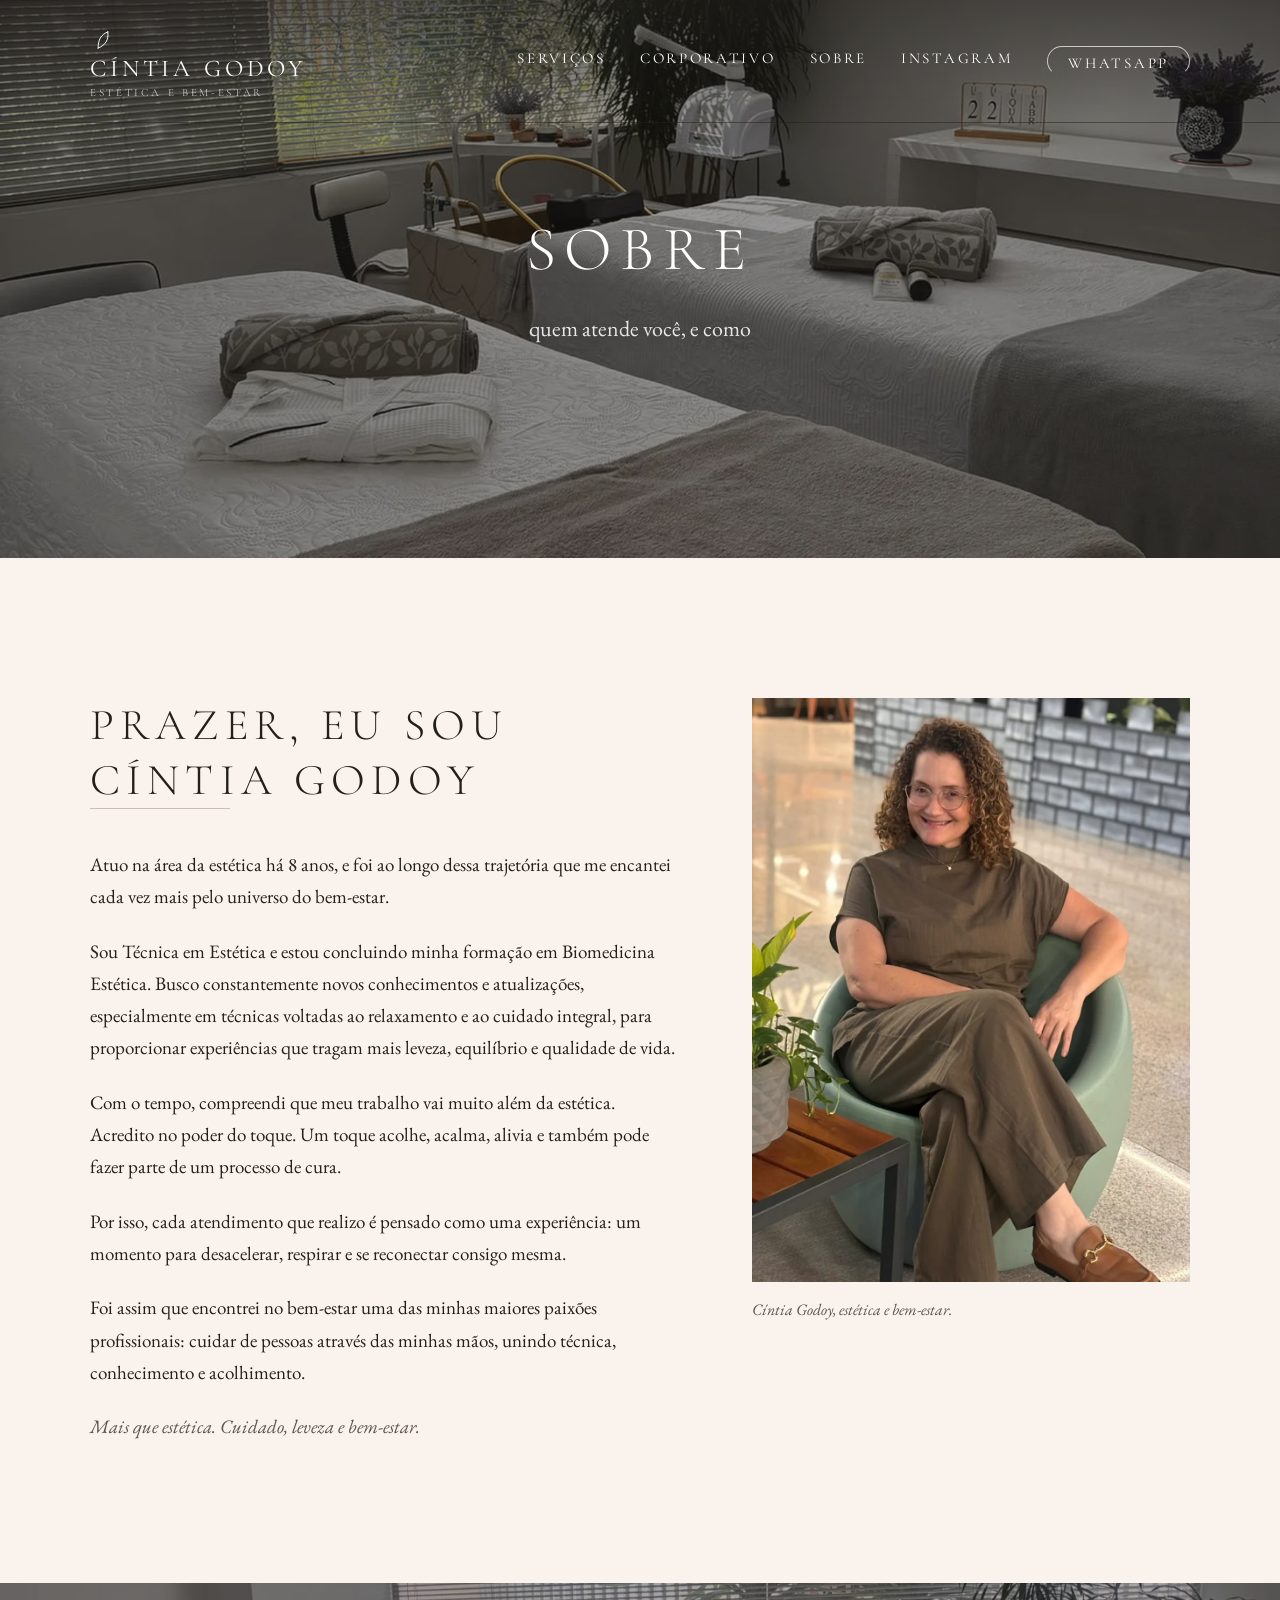
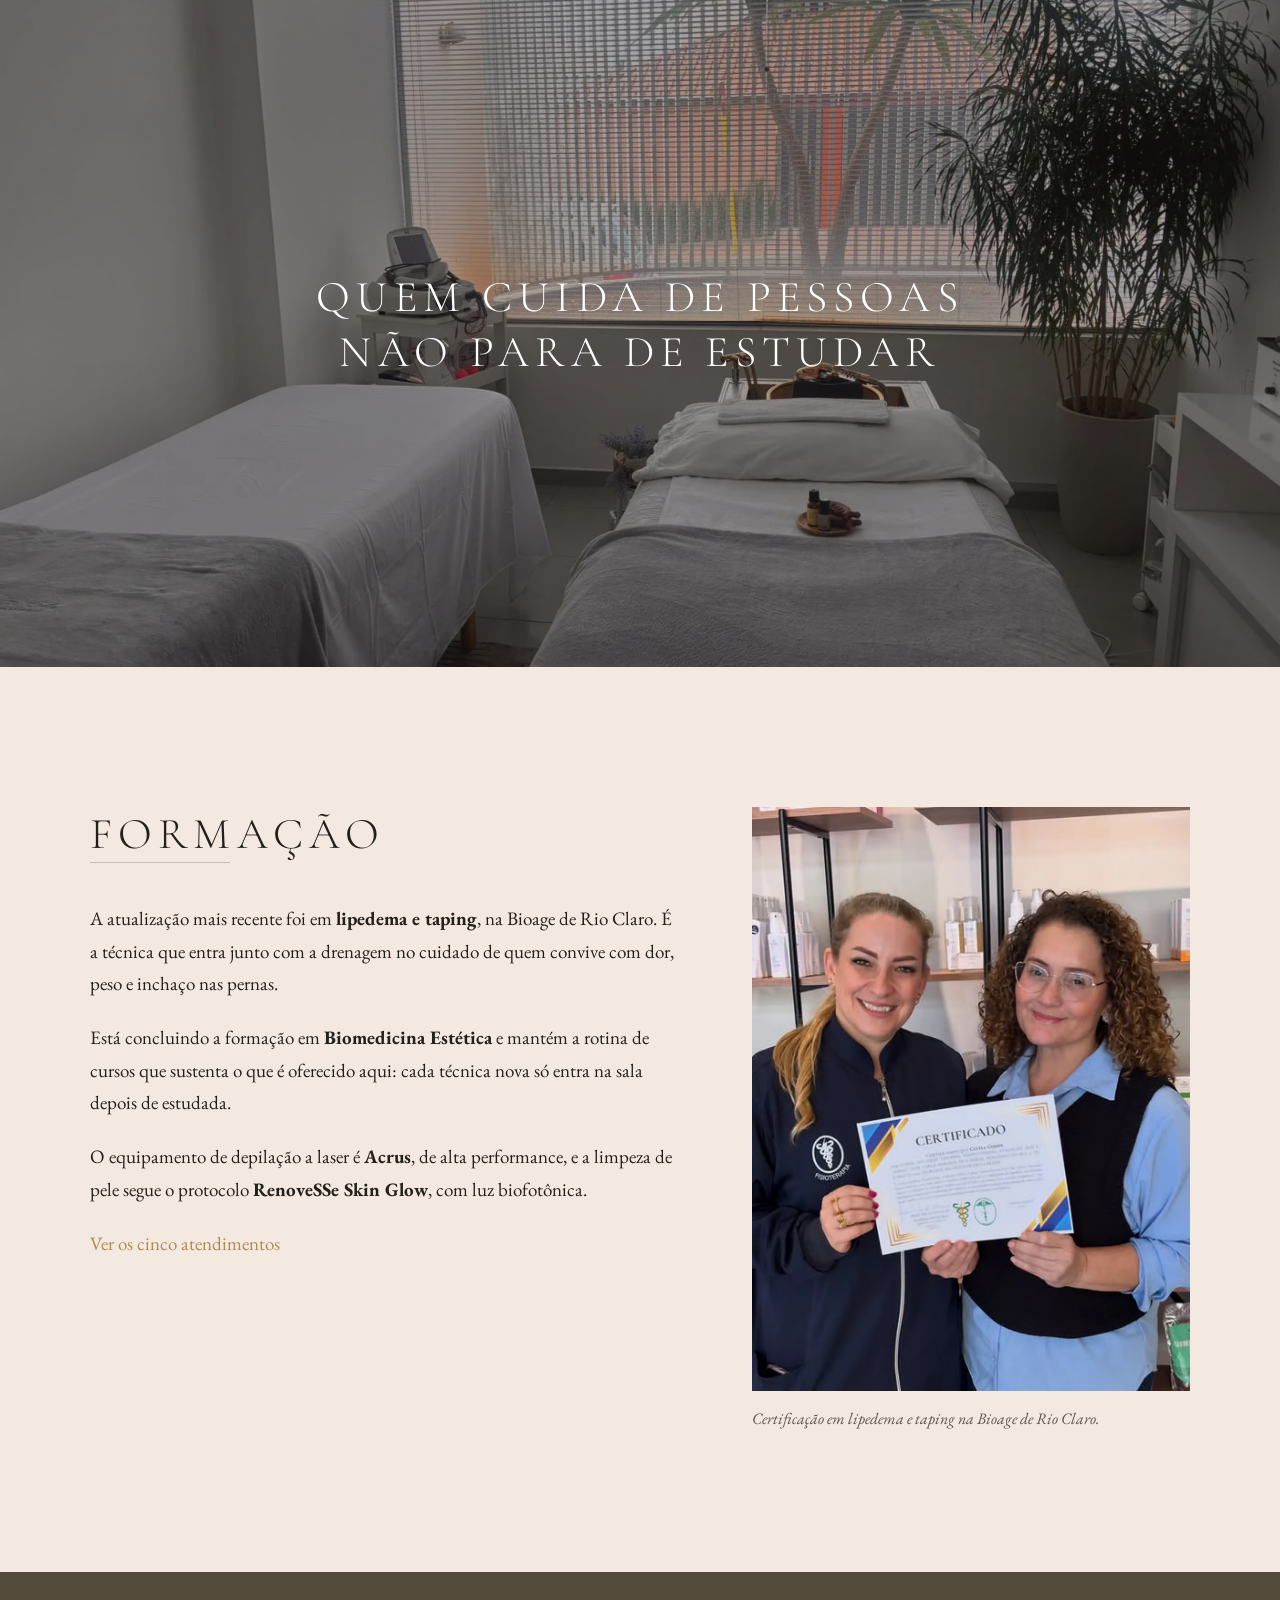
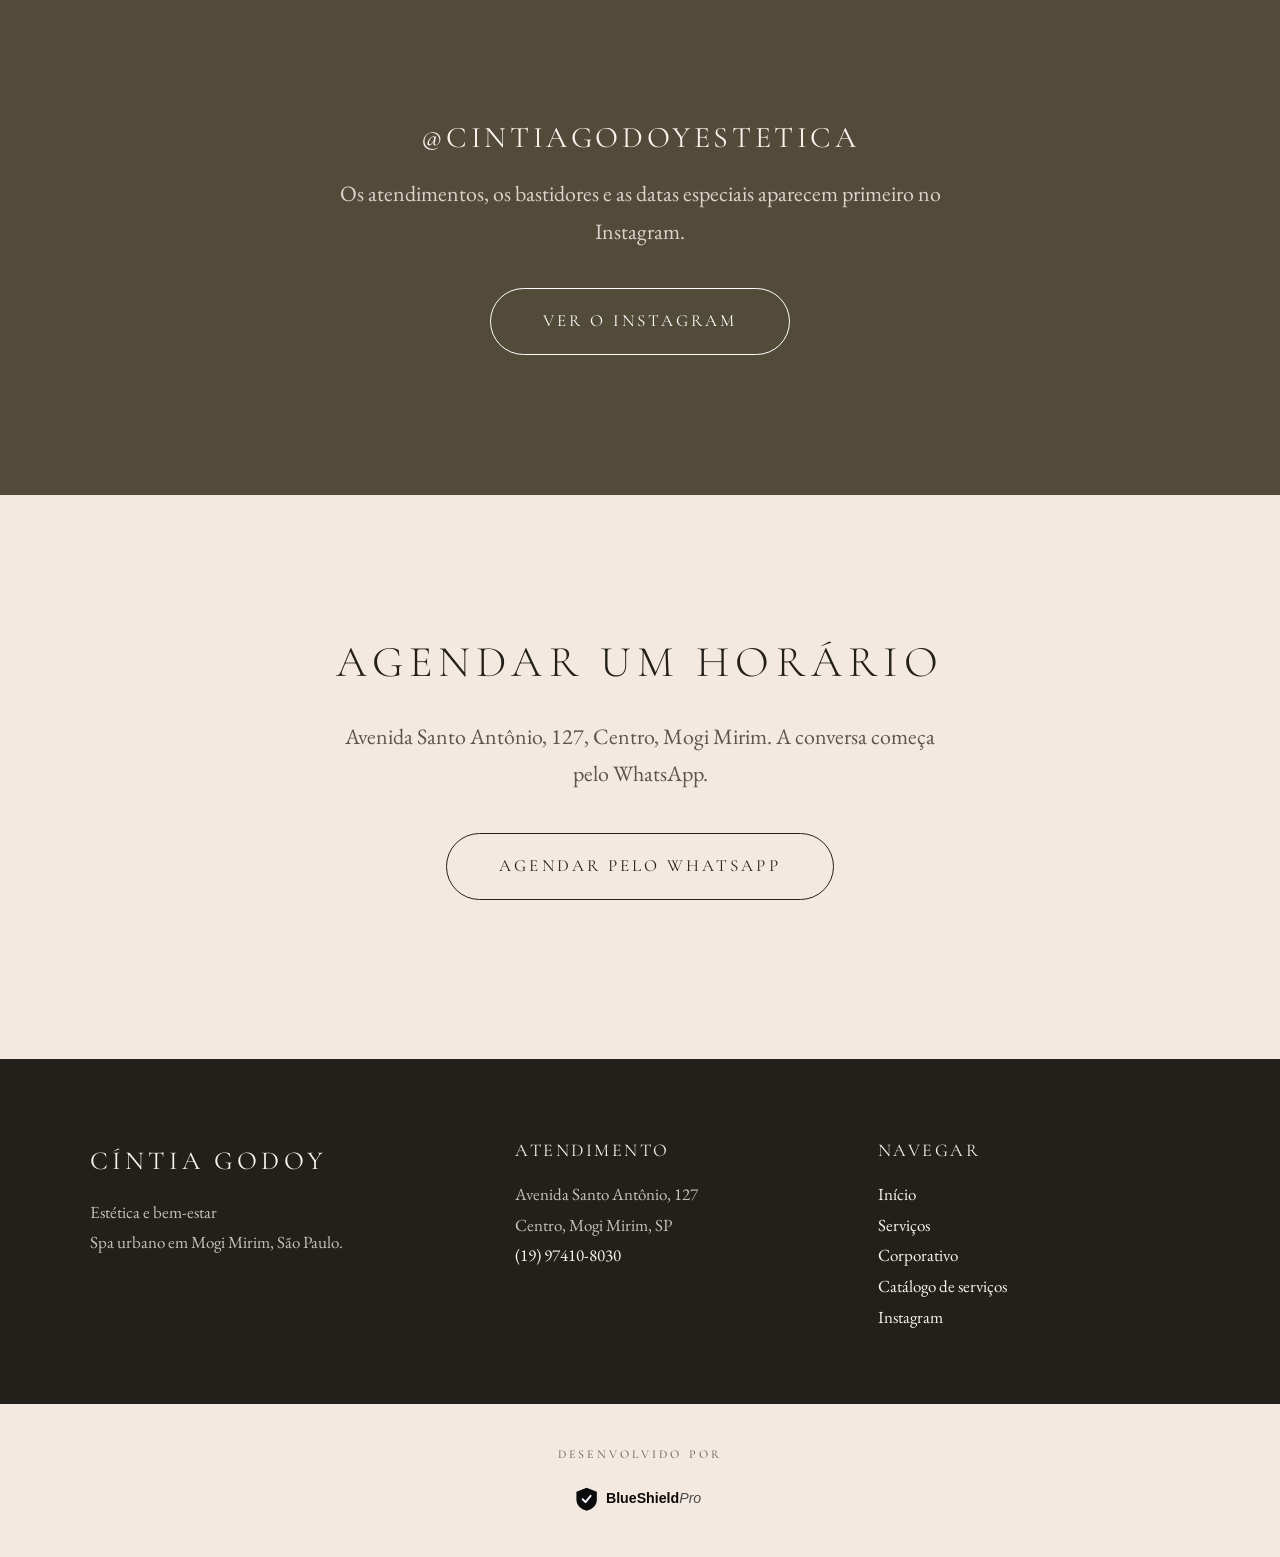
<file: sobre.html>
<!doctype html>
<html lang="pt-BR">
<head>
<meta charset="utf-8">
<meta name="robots" content="index, follow, max-image-preview:large, max-snippet:-1, max-video-preview:-1">
<meta name="viewport" content="width=device-width,initial-scale=1,viewport-fit=cover">
<title>Sobre · Cíntia Godoy Estética e Bem-Estar | Mogi Mirim</title>
<meta name="description" content="Quem atende: Cíntia Godoy, estética e bem-estar em Mogi Mirim. Formação continuada na Bioage, atualização em lipedema e taping, e formação em BioMED.">
<link rel="canonical" href="https://www.cintiagodoy.com.br/sobre.html">

<meta property="og:type" content="profile">
<meta property="og:locale" content="pt_BR">
<meta property="og:title" content="Sobre · Cíntia Godoy Estética e Bem-Estar">
<meta property="og:description" content="Quem atende você, e o método da casa.">
<meta property="og:url" content="https://www.cintiagodoy.com.br/sobre.html">
<meta property="og:image" content="https://www.cintiagodoy.com.br/assets/img/og.jpg?v=2">
<meta name="theme-color" content="#23201C">

<link rel="preconnect" href="https://fonts.googleapis.com">
<link rel="preconnect" href="https://fonts.gstatic.com" crossorigin>
<link href="https://fonts.googleapis.com/css2?family=Cormorant+Garamond:ital,wght@0,300;0,400;1,300;1,400&family=EB+Garamond:ital,wght@0,400;0,500;1,400&display=swap" rel="stylesheet">
<link rel="icon" href="/favicon.ico" sizes="any">
<link rel="icon" href="/favicon.svg" type="image/svg+xml">
<link rel="icon" href="/icone-48.png" type="image/png" sizes="48x48">
<link rel="icon" href="/icone-192.png" type="image/png" sizes="192x192">
<link rel="apple-touch-icon" href="/apple-touch-icon.png">
<link rel="stylesheet" href="assets/app.css?v=49">
<script>
(function(){var h=document.documentElement;if('IntersectionObserver'in window){h.className+=' js';
setTimeout(function(){if(h.dataset.revealOk!=='1')h.className=h.className.replace(' js','');},2500);}})();
</script>
<script src="assets/app.js?v=48" defer></script>
<script type="application/ld+json">
{
  "@context": "https://schema.org",
  "@type": "BreadcrumbList",
  "itemListElement": [
    {
      "@type": "ListItem",
      "position": 1,
      "name": "Início",
      "item": "https://www.cintiagodoy.com.br/"
    },
    {
      "@type": "ListItem",
      "position": 2,
      "name": "Sobre",
      "item": "https://www.cintiagodoy.com.br/sobre.html"
    }
  ]
}
</script>
<script type="application/ld+json">
{
  "@context": "https://schema.org",
  "@type": "Person",
  "@id": "https://www.cintiagodoy.com.br/sobre.html#cintia",
  "name": "Cíntia Godoy",
  "jobTitle": "Técnica em Estética",
  "description": "Atua na área da estética há 8 anos, é Técnica em Estética e está concluindo a formação em Biomedicina Estética. Atende em Mogi Mirim, São Paulo.",
  "knowsAbout": [
    "Drenagem linfática",
    "Head spa",
    "Limpeza de pele biofotônica",
    "Depilação a laser",
    "Cuidado no lipedema",
    "Quick massage corporativa"
  ],
  "worksFor": {
    "@id": "https://www.cintiagodoy.com.br/#negocio"
  },
  "url": "https://www.cintiagodoy.com.br/sobre.html",
  "image": "https://www.cintiagodoy.com.br/assets/img/cintia.jpg",
  "sameAs": [
    "https://www.instagram.com/cintiagodoyestetica/"
  ]
}
</script>
</head>
<body>

<a class="pular" href="#conteudo">Pular para o conteúdo</a>

<header class="topo">
  <div class="barra-topo">
    <a class="marca" href="index.html">
      <span class="marca-sim" aria-hidden="true"><svg viewBox="0 0 64 64" width="26" height="26"><g fill="none" stroke="currentColor" stroke-width="2.4" stroke-linecap="round"><path d="M20 52c0-20 6-33 24-40"/><path d="M44 12c2 20-5 32-24 40"/></g></svg></span>
      <b>Cíntia Godoy</b>
      <span>Estética e Bem-Estar</span>
    </a>
    <nav class="nav" aria-label="Principal">
      <a href="servicos.html">Serviços</a>
      <a href="empresas.html">Corporativo</a>
      <a class="some-no-mobile" href="sobre.html">Sobre</a>
      <a class="some-no-mobile" href="https://www.instagram.com/cintiagodoyestetica/" target="_blank" rel="noopener">Instagram</a>
      <a class="zap" href="https://wa.me/5519974108030?text=Oi%2C%20C%C3%ADntia%21%20Vim%20pelo%20site%20e%20quero%20agendar%20um%20hor%C3%A1rio." aria-label="Agendar pelo WhatsApp">WhatsApp</a>
    </nav>
  </div>
</header>

<main id="conteudo">

  <section class="capa">
    <picture>
      <source media="(max-width:860px)" srcset="assets/img/hero-p.webp?v=26" type="image/webp">
      <source media="(max-width:860px)" srcset="assets/img/hero-p.jpg?v=26">
      <source srcset="assets/img/hero.webp?v=26" type="image/webp">
      <img src="assets/img/hero.jpg?v=26" width="1800" height="1012" fetchpriority="high"
           alt="Sala de atendimento com as macas preparadas, roupões dobrados e a janela aberta">
    </picture>
    <div class="hero-in">
      <h1>Sobre</h1>
      <p class="hero-sub">quem atende você, e como</p>
    </div>
  </section>

  <section class="sec">
    <div class="wrap dupla reveal">
      <div>
        <h2>Prazer, eu sou Cíntia Godoy</h2>
        <hr class="regua" style="margin-left:0">
        <div class="prose">
          <p>Atuo na área da estética há 8 anos, e foi ao longo dessa trajetória que me
          encantei cada vez mais pelo universo do bem-estar.</p>
          <p>Sou Técnica em Estética e estou concluindo minha formação em Biomedicina
          Estética. Busco constantemente novos conhecimentos e atualizações, especialmente
          em técnicas voltadas ao relaxamento e ao cuidado integral, para proporcionar
          experiências que tragam mais leveza, equilíbrio e qualidade de vida.</p>
          <p>Com o tempo, compreendi que meu trabalho vai muito além da estética. Acredito
          no poder do toque. Um toque acolhe, acalma, alivia e também pode fazer parte de um
          processo de cura.</p>
          <p>Por isso, cada atendimento que realizo é pensado como uma experiência: um
          momento para desacelerar, respirar e se reconectar consigo mesma.</p>
          <p>Foi assim que encontrei no bem-estar uma das minhas maiores paixões
          profissionais: cuidar de pessoas através das minhas mãos, unindo técnica,
          conhecimento e acolhimento.</p>
          <p class="assinatura">Mais que estética. Cuidado, leveza e bem-estar.</p>
        </div>
      </div>
      <figure>
        <picture>
          <source srcset="assets/img/cintia.webp?v=31" type="image/webp">
          <img src="assets/img/cintia.jpg?v=31" width="1000" height="1334" loading="lazy"
               alt="Cíntia Godoy sentada em uma poltrona, sorrindo">
        </picture>
        <figcaption>Cíntia Godoy, estética e bem-estar.</figcaption>
      </figure>
    </div>
  </section>

  <section class="banner banner--curto">
    <picture>
      <source media="(max-width:860px)" srcset="assets/img/banner-p.webp?v=20" type="image/webp">
      <source media="(max-width:860px)" srcset="assets/img/banner-p.jpg?v=20">
      <source srcset="assets/img/banner.webp?v=20" type="image/webp">
      <img src="assets/img/banner.jpg?v=20" width="1600" height="1200" loading="lazy"
           alt="Sala de atendimento com duas macas e a janela aberta para as palmeiras">
    </picture>
    <div class="banner-in">
      <h2>Quem cuida de pessoas não para de estudar</h2>
    </div>
  </section>

  <section class="sec sec--alt">
    <div class="wrap dupla reveal">
      <div>
        <h2>Formação</h2>
        <hr class="regua" style="margin-left:0">
        <div class="prose">
          <p>A atualização mais recente foi em <strong>lipedema e taping</strong>, na Bioage de
          Rio Claro. É a técnica que entra junto com a drenagem no cuidado de quem convive com dor,
          peso e inchaço nas pernas.</p>
          <p>Está concluindo a formação em <strong>Biomedicina Estética</strong> e mantém a rotina
          de cursos que sustenta o que é oferecido aqui: cada técnica nova só entra na sala
          depois de estudada.</p>
          <p>O equipamento de depilação a laser é <strong>Acrus</strong>, de alta performance,
          e a limpeza de pele segue o protocolo <strong>RenoveSSe Skin Glow</strong>, com luz biofotônica.</p>
          <p><a class="link" href="servicos.html">Ver os cinco atendimentos</a></p>
        </div>
      </div>
      <figure>
        <picture>
          <source srcset="assets/img/certificado.webp?v=2" type="image/webp">
          <img src="assets/img/certificado.jpg?v=2" width="480" height="640" loading="lazy"
               alt="Cíntia Godoy recebendo o certificado de atualização em lipedema e taping">
        </picture>
        <figcaption>Certificação em lipedema e taping na Bioage de Rio Claro.</figcaption>
      </figure>
    </div>
  </section>

  <section class="sec sec--olive">
    <div class="wrap insta reveal">
      <span class="arroba">@cintiagodoyestetica</span>
      <p>Os atendimentos, os bastidores e as datas especiais aparecem primeiro no Instagram.</p>
      <a class="pill pill--claro" href="https://www.instagram.com/cintiagodoyestetica/" target="_blank" rel="noopener">Ver o Instagram</a>
    </div>
  </section>

  <section class="sec sec--alt">
    <div class="wrap centro reveal">
      <h2>Agendar um horário</h2>
      <p class="lead">Avenida Santo Antônio, 127, Centro, Mogi Mirim. A conversa começa pelo WhatsApp.</p>
      <p style="margin-top:40px">
        <a class="pill" href="https://wa.me/5519974108030?text=Oi%2C%20C%C3%ADntia%21%20Vim%20pelo%20site%20e%20quero%20agendar%20um%20hor%C3%A1rio.">Agendar pelo WhatsApp</a>
      </p>
    </div>
  </section>

</main>

<footer class="rodape">
  <div class="wrap rodape-grade">
    <div>
      <span class="marca-pe">Cíntia Godoy</span>
      <p>Estética e bem-estar<br>Spa urbano em Mogi Mirim, São Paulo.</p>
    </div>
    <div>
      <h3>Atendimento</h3>
      <ul>
        <li>Avenida Santo Antônio, 127</li>
        <li>Centro, Mogi Mirim, SP</li>
        <li><a href="https://wa.me/5519974108030?text=Oi%2C%20C%C3%ADntia%21%20Vim%20pelo%20site%20e%20quero%20agendar%20um%20hor%C3%A1rio.">(19) 97410-8030</a></li>
      </ul>
    </div>
    <div>
      <h3>Navegar</h3>
      <ul>
        <li><a href="index.html">Início</a></li>
        <li><a href="servicos.html">Serviços</a></li>
        <li><a href="empresas.html">Corporativo</a></li>
        <li><a href="catalogo.html">Catálogo de serviços</a></li>
        <li><a href="https://www.instagram.com/cintiagodoyestetica/" target="_blank" rel="noopener">Instagram</a></li>
      </ul>
    </div>
  </div>
</footer>

<div class="assina">
  <a href="https://blueshieldpro.com.br/" target="_blank" rel="noopener"
     aria-label="Site desenvolvido por BlueShieldPro, abre em uma nova aba">
    <span>Desenvolvido por</span>
    <img src="assets/marca/blueshieldpro.svg?v=2" alt="BlueShieldPro" width="236" height="56">
  </a>
</div>


</body>
</html>
</file>
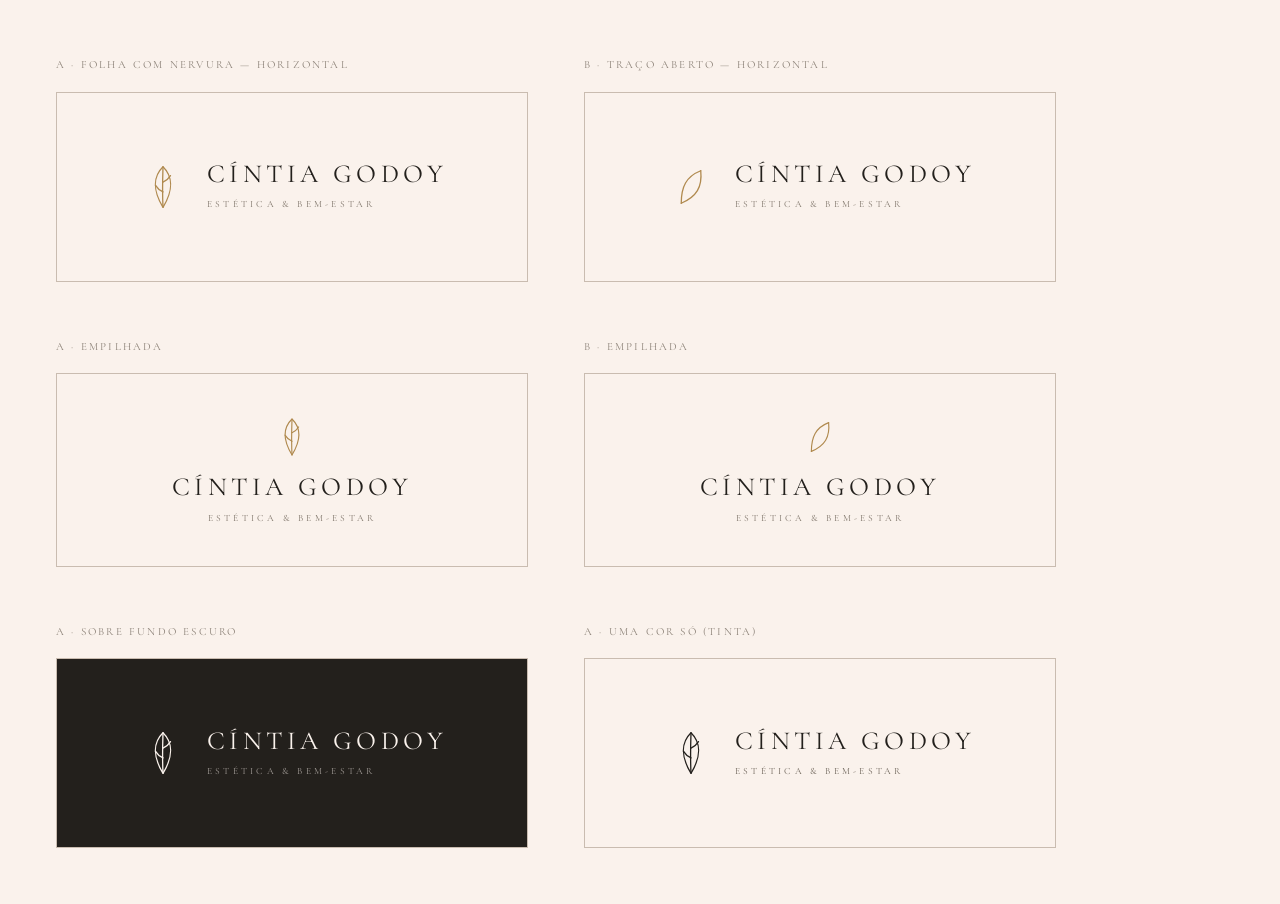
<file: marca/folha-de-marca.html>
<!doctype html><meta charset="utf-8">
<link href="https://fonts.googleapis.com/css2?family=Cormorant+Garamond:wght@300;400&display=swap" rel="stylesheet">
<style>
:root{--cream:#FAF2EC;--ink:#23201C;--gold:#B08A4F;--olive:#524B3A;--line:#C9BCB0}
*{box-sizing:border-box}
body{margin:0;background:var(--cream);color:var(--ink);font:400 14px/1.6 "Cormorant Garamond",Georgia,serif;padding:56px}
h4{font-weight:400;text-transform:uppercase;letter-spacing:.2em;font-size:11px;color:#8b8177;margin:0 0 18px}
.grade{display:grid;grid-template-columns:repeat(2,1fr);gap:56px;max-width:1000px}
.cx{border:1px solid var(--line);padding:40px;display:flex;align-items:center;justify-content:center;min-height:190px;background:var(--cream)}
.cx--escuro{background:var(--ink)}
.lock{display:flex;align-items:center;gap:18px}
.lock--emp{flex-direction:column;gap:14px;text-align:center}
.nome{font-weight:400;text-transform:uppercase;letter-spacing:.17em;font-size:26px;line-height:1;white-space:nowrap}
.tag{display:block;margin-top:8px;font-size:9.5px;letter-spacing:.34em;text-transform:uppercase;color:#7d7368}
.cx--escuro .nome{color:var(--cream)} .cx--escuro .tag{color:rgba(250,242,236,.6)}
.cx--escuro svg *{stroke:var(--cream)!important}
.tinta svg *{stroke:var(--ink)!important} .tinta .tag{color:#6b6257}
svg{display:block}
</style>
<div class="grade">
  <div><h4>A · folha com nervura — horizontal</h4><div class="cx"><div class="lock">
    <svg viewBox="0 0 64 64" width="52" height="52"><g fill="none" stroke="#B08A4F" stroke-width="1.6" stroke-linecap="round" stroke-linejoin="round"><path d="M32 7c11.5 11.2 13.2 28.4 0 50C18.8 35.4 20.5 18.2 32 7Z"/><path d="M32 57c-.8-15.4-.6-31.2 0-50"/><path d="M32 26c3.9-1.7 7-4.4 9.2-8"/><path d="M32 38c-4-1.8-7.2-4.6-9.4-8.3"/></g></svg>
    <span><span class="nome">Cíntia Godoy</span><span class="tag">Estética &amp; Bem-Estar</span></span></div></div></div>

  <div><h4>B · traço aberto — horizontal</h4><div class="cx"><div class="lock">
    <svg viewBox="0 0 64 64" width="52" height="52"><g fill="none" stroke="#B08A4F" stroke-width="1.6" stroke-linecap="round"><path d="M20 52c0-20 6-33 24-40"/><path d="M44 12c2 20-5 32-24 40"/></g></svg>
    <span><span class="nome">Cíntia Godoy</span><span class="tag">Estética &amp; Bem-Estar</span></span></div></div></div>

  <div><h4>A · empilhada</h4><div class="cx"><div class="lock lock--emp">
    <svg viewBox="0 0 64 64" width="46" height="46"><g fill="none" stroke="#B08A4F" stroke-width="1.6" stroke-linecap="round" stroke-linejoin="round"><path d="M32 7c11.5 11.2 13.2 28.4 0 50C18.8 35.4 20.5 18.2 32 7Z"/><path d="M32 57c-.8-15.4-.6-31.2 0-50"/><path d="M32 26c3.9-1.7 7-4.4 9.2-8"/><path d="M32 38c-4-1.8-7.2-4.6-9.4-8.3"/></g></svg>
    <span><span class="nome">Cíntia Godoy</span><span class="tag">Estética &amp; Bem-Estar</span></span></div></div></div>

  <div><h4>B · empilhada</h4><div class="cx"><div class="lock lock--emp">
    <svg viewBox="0 0 64 64" width="46" height="46"><g fill="none" stroke="#B08A4F" stroke-width="1.6" stroke-linecap="round"><path d="M20 52c0-20 6-33 24-40"/><path d="M44 12c2 20-5 32-24 40"/></g></svg>
    <span><span class="nome">Cíntia Godoy</span><span class="tag">Estética &amp; Bem-Estar</span></span></div></div></div>

  <div><h4>A · sobre fundo escuro</h4><div class="cx cx--escuro"><div class="lock">
    <svg viewBox="0 0 64 64" width="52" height="52"><g fill="none" stroke="#B08A4F" stroke-width="1.6" stroke-linecap="round" stroke-linejoin="round"><path d="M32 7c11.5 11.2 13.2 28.4 0 50C18.8 35.4 20.5 18.2 32 7Z"/><path d="M32 57c-.8-15.4-.6-31.2 0-50"/><path d="M32 26c3.9-1.7 7-4.4 9.2-8"/><path d="M32 38c-4-1.8-7.2-4.6-9.4-8.3"/></g></svg>
    <span><span class="nome">Cíntia Godoy</span><span class="tag">Estética &amp; Bem-Estar</span></span></div></div></div>

  <div><h4>A · uma cor só (tinta)</h4><div class="cx tinta"><div class="lock">
    <svg viewBox="0 0 64 64" width="52" height="52"><g fill="none" stroke="#B08A4F" stroke-width="1.6" stroke-linecap="round" stroke-linejoin="round"><path d="M32 7c11.5 11.2 13.2 28.4 0 50C18.8 35.4 20.5 18.2 32 7Z"/><path d="M32 57c-.8-15.4-.6-31.2 0-50"/><path d="M32 26c3.9-1.7 7-4.4 9.2-8"/><path d="M32 38c-4-1.8-7.2-4.6-9.4-8.3"/></g></svg>
    <span><span class="nome">Cíntia Godoy</span><span class="tag">Estética &amp; Bem-Estar</span></span></div></div></div>
</div>
</file>
<file: assets/app.css>
/* Cíntia Godoy — Estética e Bem-Estar
   Dialeto B (Hospitalidade). Uma família serifada, sem sans em lugar nenhum.
   Sem sombra, sem gradiente, sem raio em foto. */

:root{
  --cream:#FAF2EC;
  --cream-alt:#F4E9E0;
  --ink:#23201C;
  --ink-soft:#5C554D;
  --gold:#B08A4F;
  --olive:#524B3A;
  --line:#C9BCB0;

  --wrap:1180px;
  --pad:40px;
  --gap-sec:140px;
}

*,*::before,*::after{box-sizing:border-box}

html{scroll-behavior:smooth}

body{
  margin:0;
  background:var(--cream);
  color:var(--ink);
  font-family:"EB Garamond",Georgia,serif;
  font-size:19px;
  line-height:1.7;
  -webkit-font-smoothing:antialiased;
  text-rendering:optimizeLegibility;
}

img{max-width:100%;height:auto;display:block}

a{color:inherit}

.wrap{max-width:var(--wrap);margin:0 auto;padding:0 var(--pad)}

.pular{position:absolute;left:-9999px}
.pular:focus{left:16px;top:16px;z-index:100;background:var(--ink);color:var(--cream);padding:12px 20px}

:focus-visible{outline:2px solid var(--gold);outline-offset:3px}

/* ---------- tipografia ---------- */

.display,h1,h2,h3{
  font-family:"Cormorant Garamond",Georgia,serif;
  font-weight:300;
  text-transform:uppercase;
  letter-spacing:.14em;
  line-height:1.25;
  margin:0;
}

h1{font-size:84px}
h2{font-size:44px}
h3{font-size:22px;font-weight:400}

.lead{
  max-width:620px;margin:28px auto 0;
  color:var(--ink-soft);font-size:22px;
}

.prose{max-width:68ch;font-size:19px}
.prose p{margin:0 0 22px}
.prose p:last-child{margin-bottom:0}

.assinatura{font-style:italic;color:var(--ink-soft)}

em{font-style:italic}

/* links de texto */
.link{
  text-decoration:none;color:var(--gold);
  background-image:linear-gradient(var(--gold),var(--gold));
  background-size:0 1px;background-repeat:no-repeat;background-position:0 100%;
  transition:background-size .32s ease-out;
}
.link:hover,.link:focus-visible{background-size:100% 1px}

/* ---------- botões ---------- */

.pill{
  display:inline-block;
  font-family:"Cormorant Garamond",Georgia,serif;
  font-weight:400;font-size:17px;
  text-transform:uppercase;letter-spacing:.18em;
  text-decoration:none;
  padding:18px 52px;
  border:1px solid var(--ink);
  border-radius:999px;
  background:transparent;color:var(--ink);
  transition:background .4s,color .4s;
}
.pill:hover,.pill:focus-visible{background:var(--ink);color:var(--cream)}

.pill--claro{border-color:#fff;color:#fff}
.pill--claro:hover,.pill--claro:focus-visible{background:#fff;color:var(--ink)}

.pill--mini{padding:14px 34px;font-size:16px}

/* ---------- header ---------- */

.topo{
  position:fixed;inset:0 0 auto 0;z-index:50;
  /* véu curto no topo: sobre foto clara o menu branco some sem ele */
  background-image:linear-gradient(rgba(35,32,28,.5),rgba(35,32,28,0));
  transition:background .35s,border-color .35s;
  border-bottom:1px solid transparent;
}
.topo.solido{background-image:none;background-color:var(--cream);border-bottom-color:var(--line)}

/* a faixa vive DENTRO do header: fora dele, os dois disputam o y=0 */
.aviso{
  background:var(--ink);color:var(--cream);
  font-family:"Cormorant Garamond",Georgia,serif;
  font-size:15px;text-transform:uppercase;letter-spacing:.16em;
  text-align:center;padding:9px var(--pad);
}
.aviso a{color:var(--cream);text-decoration:none;border-bottom:1px solid rgba(250,242,236,.5);padding-bottom:2px}
.aviso a:hover{border-bottom-color:var(--cream)}

/* ao descer, a faixa recolhe e devolve a altura para a pagina */
.aviso{max-height:96px;overflow:hidden;transition:max-height .35s ease,padding .35s ease,opacity .25s ease}
.topo.rolado .aviso{max-height:0;padding-top:0;padding-bottom:0;opacity:0}

.barra-topo{
  display:flex;align-items:center;justify-content:space-between;
  gap:24px;padding:22px var(--pad);
  max-width:var(--wrap);margin:0 auto;
}

.marca{text-decoration:none;display:block;line-height:1.1;color:#fff}
.topo.solido .marca{color:var(--ink)}
.marca-sim{display:none}   /* em tela estreita a marca vira só o símbolo */
.marca>.marca-sim{color:inherit}   /* o símbolo segue a cor do header, não a da assinatura */
.marca b{
  display:block;
  font-family:"Cormorant Garamond",Georgia,serif;
  font-weight:400;font-size:24px;
  text-transform:uppercase;letter-spacing:.16em;
  white-space:nowrap;
  color:#fff;transition:color .35s;
}
.marca span{
  display:block;margin-top:5px;
  font-family:"Cormorant Garamond",Georgia,serif;
  font-size:11px;text-transform:uppercase;letter-spacing:.24em;
  color:rgba(255,255,255,.72);transition:color .35s;
}
.topo.solido .marca b{color:var(--ink)}
.topo.solido .marca span{color:var(--ink-soft)}

.nav{display:flex;align-items:center;gap:34px}
.nav a{
  font-family:"Cormorant Garamond",Georgia,serif;
  font-size:15px;text-transform:uppercase;letter-spacing:.18em;
  text-decoration:none;color:#fff;
  padding-bottom:4px;border-bottom:1px solid transparent;
  transition:color .35s,border-color .32s;
}
.topo.solido .nav a{color:var(--ink)}

/* botao pequeno do WhatsApp: fica visivel em qualquer largura, na cor do site.
   Substitui a barra fixa do rodape, que comia 82px de toda tela de celular. */
.zap{
  display:inline-block;
  font-family:"Cormorant Garamond",Georgia,serif;
  font-size:14px;text-transform:uppercase;letter-spacing:.16em;
  text-decoration:none;color:#fff;
  border:1px solid rgba(255,255,255,.7);border-radius:999px;
  padding:9px 20px;line-height:1;
  transition:background .35s,color .35s,border-color .35s;
}
.zap:hover,.zap:focus-visible{background:#fff;color:var(--ink);border-color:#fff}
.topo.solido .zap{color:var(--ink);border-color:var(--ink)}
.topo.solido .zap:hover,.topo.solido .zap:focus-visible{background:var(--ink);color:var(--cream)}
.nav a:hover,.nav a:focus-visible{border-bottom-color:currentColor}

/* ---------- hero ---------- */

.hero{position:relative;height:100svh;min-height:560px;overflow:hidden;display:flex;align-items:center;justify-content:center}
.hero picture,.hero img{position:absolute;inset:0;width:100%;height:100%;object-fit:cover;object-position:center 42%}
.hero img{animation:kenburns 24s ease-out forwards}
@keyframes kenburns{from{transform:scale(1)}to{transform:scale(1.08)}}

.hero::after{
  content:"";position:absolute;inset:0;
  background:linear-gradient(rgba(35,32,28,.22),rgba(35,32,28,.42));
}

.hero-in{position:relative;z-index:2;text-align:center;color:#fff;padding:0 24px;max-width:900px;
  text-shadow:0 1px 18px rgba(35,32,28,.45)}   /* sobre foto clara o texto precisa de apoio */
.hero-in h1{color:#fff;animation:abre 1.4s cubic-bezier(.22,.61,.36,1) .3s both}
@keyframes abre{from{letter-spacing:.26em;opacity:0}to{letter-spacing:.14em;opacity:1}}

.hero-sub{
  margin:22px 0 0;color:rgba(255,255,255,.88);font-size:22px;
  text-wrap:balance;   /* evita a última linha sozinha no celular */
  animation:sobe 1.2s ease-out .9s both;
}
.hero-meta{
  margin:18px 0 0;color:rgba(255,255,255,.82);
  font-family:"Cormorant Garamond",Georgia,serif;
  font-size:15px;text-transform:uppercase;letter-spacing:.2em;
  animation:sobe 1.2s ease-out 1.05s both;
}

.hero-cta{margin-top:44px;animation:sobe 1.2s ease-out 1.15s both}
@keyframes sobe{from{opacity:0;transform:translateY(14px)}to{opacity:1;transform:none}}

.chevron{
  position:absolute;left:50%;bottom:34px;z-index:2;
  transform:translateX(-50%);color:rgba(255,255,255,.8);
  font-size:28px;line-height:1;text-decoration:none;
  animation:desce 2.2s ease-in-out infinite;
}
@keyframes desce{0%,100%{transform:translate(-50%,0)}50%{transform:translate(-50%,10px)}}

/* hero interno das outras páginas */
.capa{position:relative;height:62svh;min-height:380px;display:flex;align-items:center;justify-content:center;overflow:hidden}
.capa picture,.capa img{position:absolute;inset:0;width:100%;height:100%;object-fit:cover}
.capa::after{content:"";position:absolute;inset:0;background:rgba(35,32,28,.46)}
.capa .hero-in h1{font-size:62px}

/* capa sem foto — usada quando não há registro real para aquela página */
.capa--solida{background:var(--olive);color:var(--cream)}
.capa--solida::after{display:none}
.capa--solida .hero-in h1,.capa--solida .hero-sub{color:var(--cream)}
.capa--solida .hero-sub{color:rgba(250,242,236,.82)}

/* ocasiões: lista editorial em duas colunas, separada por filete —
   não é grade de cartão com ícone, que o padrão proíbe */
.ocasioes{display:grid;grid-template-columns:1fr 1fr;gap:0 70px}
.ocasioes>div{padding:30px 0;border-top:1px solid rgba(250,242,236,.28)}
.ocasioes h3{color:var(--cream);margin-bottom:10px}
.ocasioes p{margin:0;color:rgba(250,242,236,.78);font-size:18px}

/* ficha de cotação */
.ficha{border:1px solid var(--line);padding:38px}
.ficha .rotulo{display:block;margin-bottom:18px;font-family:"Cormorant Garamond",Georgia,serif;
  font-size:14px;letter-spacing:.2em;text-transform:uppercase;color:var(--gold)}
.ficha ol{margin:0 0 22px;padding-left:20px;font-size:19px;line-height:1.9}
.ficha-nota{margin:0 0 28px;font-style:italic;color:var(--ink-soft)}

/* ---------- seções ---------- */

.sec{padding:var(--gap-sec) 0}
section[id]{scroll-margin-top:110px}
.sec--alt{background:var(--cream-alt)}
.sec--olive{background:var(--olive);color:var(--cream)}
.sec--olive h2{color:var(--cream)}

.centro{text-align:center}
.centro h2{max-width:620px;margin:0 auto}
.centro .prose{margin:34px auto 0;text-align:left}

.regua{width:140px;height:1px;background:var(--line);border:0;margin:0 auto 40px}
.sec--olive .regua{background:rgba(250,242,236,.4)}

/* ---------- banner de foto ---------- */

.banner{position:relative;height:100svh;min-height:520px;display:flex;align-items:center;justify-content:center;overflow:hidden;text-align:center}
.banner--curto{height:76svh;min-height:420px}
/* faixa curta corta muito em cima e embaixo: puxa o enquadramento para a janela */
.banner--foco-alto img{object-position:50% 22%}

/* faixa cuja foto é vertical: a peça traz a pessoa inteira à direita sobre fundo
   desfocado, e o texto ocupa a metade esquerda em vez do centro */
.banner--lado{text-align:left}
.banner--lado .banner-in{margin:0 auto 0 0;padding-left:var(--pad);max-width:620px;width:100%}
@media (min-width:861px){
  .banner--lado .banner-in{padding-left:max(var(--pad),calc((100vw - var(--wrap))/2 + var(--pad)))}
}
/* no celular a peça é a foto em pé inteira: o texto volta ao centro */
@media (max-width:860px){
  .banner--lado{text-align:center}
  .banner--lado .banner-in{margin:0 auto;padding-left:0;max-width:780px}
  /* no recorte em pe o texto cai sobre a parte clara da foto, e o veu de 40%
     nao sustenta branco. Um veu em gradiente so na faixa do texto devolve o
     contraste sem apagar a foto inteira, e o bloco sobe um pouco. */
  .banner:not(.banner--limpa){padding-bottom:9vh}
  .banner:not(.banner--limpa)::before{
    content:"";position:absolute;left:0;right:0;top:4%;height:76%;z-index:1;
    background:linear-gradient(rgba(35,32,28,0) 0%,rgba(35,32,28,.66) 22%,
                               rgba(35,32,28,.66) 78%,rgba(35,32,28,0) 100%);
  }
}
.banner picture,.banner img{position:absolute;inset:0;width:100%;height:100%;object-fit:cover}
.banner::after{content:"";position:absolute;inset:0;background:rgba(35,32,28,.4)}
/* faixa so de foto, sem texto por cima: o veu so escureceria a imagem */
.banner--limpa::after{display:none}
.banner-in{position:relative;z-index:2;color:#fff;padding:0 24px;max-width:780px}
.banner-in h2{color:#fff}
.banner-in p{margin:20px 0 0;font-style:italic;font-size:22px;color:rgba(255,255,255,.9)}
.banner-in .pill{margin-top:40px}

/* ---------- serviços ---------- */

.servico{
  display:grid;grid-template-columns:1fr 1fr;
  align-items:center;gap:70px;
  padding:0 0 var(--gap-sec);
}
.servico:last-child{padding-bottom:0}
.servico--inverso .servico-foto{order:2}
.servico--inverso .servico-txt{order:1}

.servico-foto{position:relative;overflow:hidden;background:var(--olive)}
.servico-foto img{width:100%;height:100%;object-fit:cover;transition:transform .9s ease-out}
.servico-foto:hover img{transform:scale(1.04)}

.servico-foto--alta{aspect-ratio:3/4;max-width:420px;width:100%;justify-self:center}
.servico-foto--larga{aspect-ratio:4/3}
/* peça da marca no lugar da foto: o zoom do hover cortaria o texto da arte */
.servico-foto--arte:hover img{transform:none}

/* quando não existe foto de prova, o lugar é resolvido com tipografia */
.servico-nota{
  display:flex;align-items:center;justify-content:center;
  aspect-ratio:3/4;background:var(--olive);color:var(--cream);
  padding:56px;text-align:center;
}
.servico-nota p{margin:0;font-style:italic;font-size:26px;line-height:1.5;font-family:"Cormorant Garamond",Georgia,serif}

.servico-txt h3{margin-bottom:8px}
.servico-txt .tag{
  display:block;margin-bottom:18px;
  font-family:"Cormorant Garamond",Georgia,serif;
  font-size:14px;letter-spacing:.2em;text-transform:uppercase;color:var(--gold);
}
.servico-txt p{margin:0 0 18px;color:var(--ink-soft)}
.servico-txt p:last-of-type{margin-bottom:30px}

/* valor do atendimento: filete e tipografia, sem etiqueta de promocao */
.valor{
  margin:0 0 28px;padding-top:18px;border-top:1px solid var(--line);
  font-family:"Cormorant Garamond",Georgia,serif;
}
.valor .linha{display:flex;align-items:baseline;gap:12px;margin:0}
.valor .linha + .linha{margin-top:8px}
.valor b{font-weight:400;font-size:26px;letter-spacing:.04em;color:var(--ink);white-space:nowrap}
.valor span{
  font-size:13px;letter-spacing:.2em;text-transform:uppercase;color:var(--ink-soft);
}

/* ---------- prova / formação ---------- */

.dupla{display:grid;grid-template-columns:1.15fr .85fr;gap:70px;align-items:start}
.dupla figure{margin:0}
/* foto a esquerda no desktop; no celular a ordem do HTML volta, texto antes da foto */
.dupla--inversa{grid-template-columns:.85fr 1.15fr;align-items:center}
.dupla--inversa figure{order:-1}
.dupla figcaption{margin-top:14px;font-size:16px;color:var(--ink-soft);font-style:italic}

/* galeria do espaço: duas colunas com alturas diferentes e um degrau
   entre elas, para não virar grade de cartão */
.galeria{display:grid;grid-template-columns:1fr 1fr;gap:28px}
.gal{margin:0;overflow:hidden;aspect-ratio:4/5;background:rgba(0,0,0,.12)}
.gal--g{aspect-ratio:3/4}
.gal img{width:100%;height:100%;object-fit:cover;transition:transform .9s ease-out}
.gal:hover img{transform:scale(1.04)}
.galeria .gal:nth-child(2),.galeria .gal:nth-child(4){margin-top:52px}
/* uma foto só: sem a segunda coluna a imagem viraria meia página solta */
.galeria--una{grid-template-columns:1fr;max-width:560px;margin:0 auto}
.lead--claro{color:rgba(250,242,236,.82)}

/* ---------- faixa do instagram ---------- */

.insta{text-align:center}
.insta p{max-width:620px;margin:0 auto 38px;font-size:22px;color:rgba(250,242,236,.82)}
.insta .arroba{
  display:block;margin-bottom:12px;
  font-family:"Cormorant Garamond",Georgia,serif;
  /* o @ tem 20 caracteres: em tela estreita o tamanho acompanha a largura,
     senão o texto passa da borda mesmo sem gerar rolagem lateral */
  font-size:clamp(17px,5.2vw,30px);letter-spacing:.12em;text-transform:uppercase;
  overflow-wrap:anywhere;
}

/* ---------- localização ---------- */

/* ---------- perguntas frequentes ---------- */
/* lista editorial em duas colunas, separada por filete: o padrao do site nao
   admite cartao com sombra nem sanfona que esconde a resposta do buscador */

.faq{display:grid;grid-template-columns:1fr 1fr;gap:0 70px;max-width:980px;margin:0 auto}
.faq-item{padding:30px 0;border-top:1px solid var(--line)}
.faq-item h3{margin-bottom:12px}
.faq-item p{margin:0;color:var(--ink-soft)}

@media (max-width:860px){
  .faq{grid-template-columns:1fr;gap:0}
  .faq-item{padding:24px 0}
}

/* ---------- localização ---------- */

.local{display:grid;grid-template-columns:.9fr 1.1fr;gap:70px;align-items:center}
.local .mapa{aspect-ratio:4/3;border:1px solid var(--line);background:var(--cream)}
.local .mapa iframe{width:100%;height:100%;border:0;display:block}
.local address{font-style:normal;font-size:20px;line-height:1.7}
.local-acoes{margin-top:40px;display:flex;flex-direction:column;align-items:flex-start;gap:18px}
.link--rota{font-family:"Cormorant Garamond",Georgia,serif;font-size:16px;
  letter-spacing:.14em;text-transform:uppercase}
.local .rotulo{
  display:block;margin-bottom:10px;
  font-family:"Cormorant Garamond",Georgia,serif;
  font-size:14px;letter-spacing:.2em;text-transform:uppercase;color:var(--gold);
}

/* ---------- rodapé ---------- */

.rodape{background:var(--ink);color:var(--cream);padding:80px 0 72px}
.rodape a{color:var(--cream);text-decoration:none}
.rodape-grade{display:grid;grid-template-columns:1.2fr 1fr 1fr;gap:50px}
.rodape h3{font-size:18px;margin-bottom:18px;color:var(--cream)}
.rodape p,.rodape li{color:rgba(250,242,236,.76);font-size:17px;line-height:1.8;margin:0}
.rodape ul{list-style:none;padding:0;margin:0}
.rodape li a:hover{border-bottom:1px solid rgba(250,242,236,.6)}
/* assinatura de quem fez o site: faixa clara propria no pe da pagina, porque a
   marca da BlueShieldPro e preta e sumiria sobre o rodape escuro */
.assina{
  background:var(--cream-alt);
  padding:40px var(--pad) 44px;
  display:flex;justify-content:center;text-align:center;
}
.assina a{
  display:inline-flex;flex-direction:column;align-items:center;gap:16px;
  padding:10px 16px;margin:-10px -16px;
  color:var(--ink-soft);text-decoration:none;
  transition:opacity .3s ease;
}
.assina a:hover,.assina a:focus-visible{opacity:.66}
.assina span{
  font-family:"Cormorant Garamond",Georgia,serif;
  font-size:12px;letter-spacing:.26em;text-transform:uppercase;color:var(--ink-soft);
}
.assina img{display:block;width:auto;height:32px}

.rodape .marca-pe{
  font-family:"Cormorant Garamond",Georgia,serif;
  font-size:26px;text-transform:uppercase;letter-spacing:.16em;margin-bottom:14px;display:block;
}

/* ---------- reveal ---------- */
/* a opacidade zero só existe quando o script está de pé: sem JS, nada some */

.js .reveal{opacity:0;transform:translateY(16px)}
.js .reveal.visivel{opacity:1;transform:none;transition:opacity .8s ease-out,transform .8s ease-out}

/* ---------- responsivo ---------- */

@media (max-width:1000px){
  .local .mapa{aspect-ratio:1/1}
  .galeria{grid-template-columns:1fr;gap:20px}
  .galeria .gal:nth-child(2),.galeria .gal:nth-child(4){margin-top:0}
  .gal,.gal--g{aspect-ratio:4/3}
  /* sozinha na seção, a foto mantém o retrato: em 4/3 o bule fica cortado */
  .galeria--una .gal{aspect-ratio:3/4}

  .ocasioes{grid-template-columns:1fr;gap:0}

  .servico,.dupla,.local{grid-template-columns:1fr;gap:38px}
  .dupla--inversa figure{order:0}
  .servico--inverso .servico-foto,.servico--inverso .servico-txt{order:0}
  .rodape-grade{grid-template-columns:1fr 1fr}
}

@media (max-width:860px){
  :root{--pad:24px;--gap-sec:80px}
  h1{font-size:46px}
  h2{font-size:32px}
  body{font-size:18px}
  .lead,.hero-sub,.banner-in p,.insta p{font-size:19px}
  .nav{gap:20px}
  .nav a{font-size:13px;letter-spacing:.16em}   /* o tracking se mantém: sem ele o dialeto some */
  .nav .some-no-mobile{display:none}
  .marca b{font-size:20px}
  .barra-topo{padding:16px var(--pad)}
  .aviso{font-size:13px;letter-spacing:.14em;padding:8px var(--pad)}
  .chevron{bottom:34px}
  /* no recorte do celular o CTA cai sobre a parte clara da foto:
     um véu só no terço de baixo devolve o contraste sem escurecer o hero inteiro */
  .hero-in{position:relative}
  .hero::before{
    content:"";position:absolute;left:0;right:0;bottom:0;height:62%;z-index:1;
    background:linear-gradient(rgba(35,32,28,0) 0%,rgba(35,32,28,.30) 48%,rgba(35,32,28,.46) 100%);
  }
  .hero-sub{max-width:300px;margin-left:auto;margin-right:auto}
  .hero-meta{font-size:13px;letter-spacing:.14em;text-wrap:balance}
  /* no celular o botão cai sobre a roupa de cama clara: o preenchimento
     translúcido garante o contraste onde o véu sozinho não chega */
  .hero .pill--claro{background:rgba(35,32,28,.85)}
  .hero .pill--claro:hover,.hero .pill--claro:focus-visible{background:#fff;color:var(--ink)}
  .banner,.hero{min-height:520px}
  .servico-nota{aspect-ratio:4/3;padding:36px}
  .servico-nota p{font-size:21px}
  .capa{height:100svh}          /* toda página abre em tela cheia no celular */
  .capa .hero-in h1{font-size:38px}
  .zap{font-size:12px;letter-spacing:.12em;padding:8px 14px}
  .nav{gap:14px}
  .rodape{padding:64px 0 56px}
}

@media (max-width:560px){
  /* em 360px a barra do topo tem 312px úteis: marca + dois links + botão não cabem
     no tamanho de 390. Tudo encolhe um degrau e o padding lateral cede 6px. */
  .barra-topo{padding:14px 18px}
  .marca b{font-size:15px;letter-spacing:.12em}
  .marca span{font-size:9px;letter-spacing:.18em;margin-top:4px}
  .nav{gap:12px}
  .nav a{font-size:11px;letter-spacing:.12em}
  .zap{font-size:11px;letter-spacing:.1em;padding:7px 12px}
  .rodape-grade{grid-template-columns:1fr;gap:34px}
  h1{font-size:38px}
  .pill{padding:16px 34px;font-size:15px}
}

@media (prefers-reduced-motion:reduce){
  *,*::before,*::after{animation:none!important;transition:none!important}
  html{scroll-behavior:auto}
  .js .reveal{opacity:1;transform:none}
  .hero img{transform:none}
}

@media (max-width:400px){
  /* no aparelho mais estreito o link de Sobre sai do topo — continua no rodapé
     e dentro da home. O que não pode sair é o botão de agendar. */
  .nav a[href="sobre.html"]{display:none}
  .marca>span:not(.marca-sim){display:none}
}

@media (max-width:430px){
  /* com quatro itens no menu o nome por extenso não cabe em 360px:
     a marca passa a ser o símbolo, que é para isso que ele existe */
  .marca-sim{display:block}
  .marca b,.marca>span:not(.marca-sim){display:none}

  /* em 360px o rótulo do botão quebrava em duas linhas e empurrava o bloco
     do hero para fora da tela curta. O texto continua inteiro, só menor. */
  .hero .pill--claro{font-size:13px;letter-spacing:.14em;padding:14px 26px;white-space:nowrap}
  .hero-in h1{font-size:34px}
  .hero-sub{font-size:17px;max-width:270px;margin-top:18px}
  .hero-cta{margin-top:28px}
}

@media (max-width:860px) and (max-height:700px){
  /* aparelho curto (iPhone SE, Android 640): o hero tem menos altura útil
     do que o texto pede, então a escala cede mais um degrau. */
  .hero-in h1{font-size:30px}
  .hero-sub{font-size:16px;margin-top:14px}
  .hero-cta{margin-top:22px}
  .hero .pill--claro{font-size:12px;padding:12px 22px}
  .capa .hero-in h1{font-size:32px}
}
</file>
